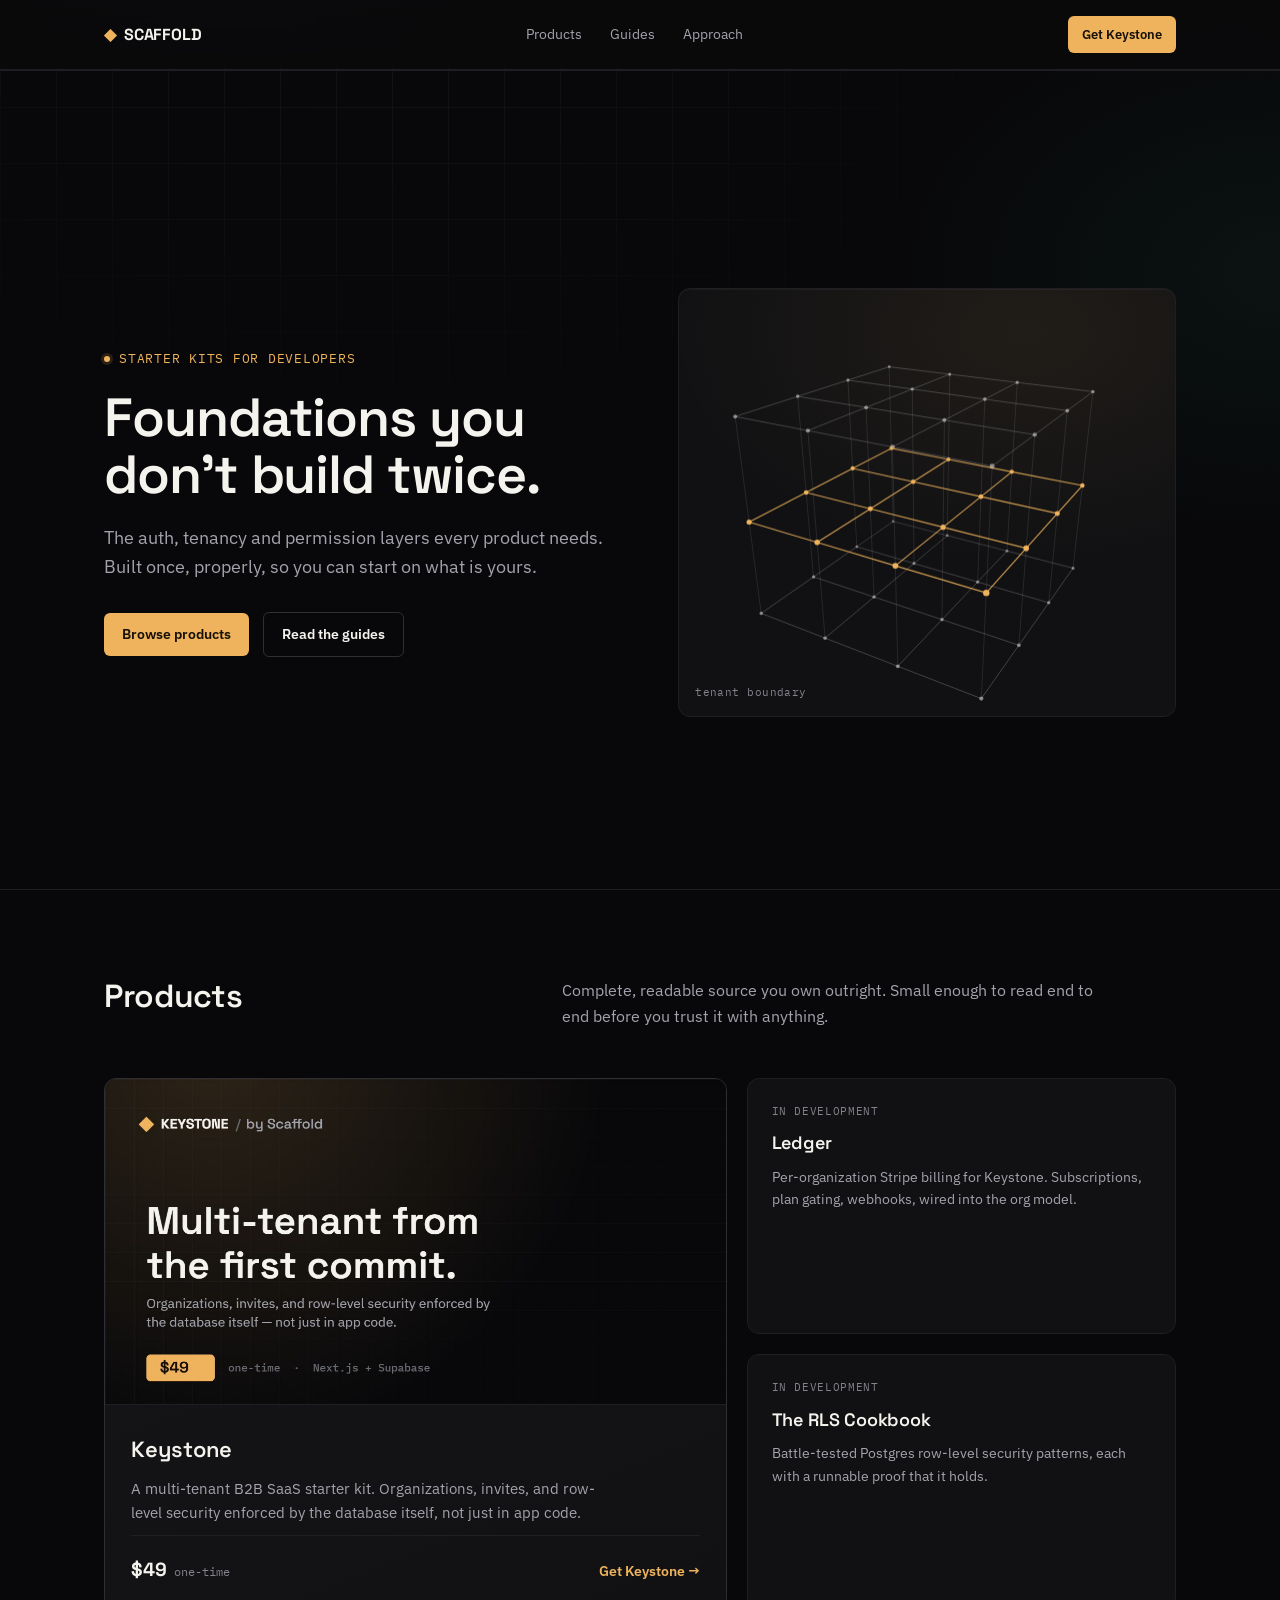
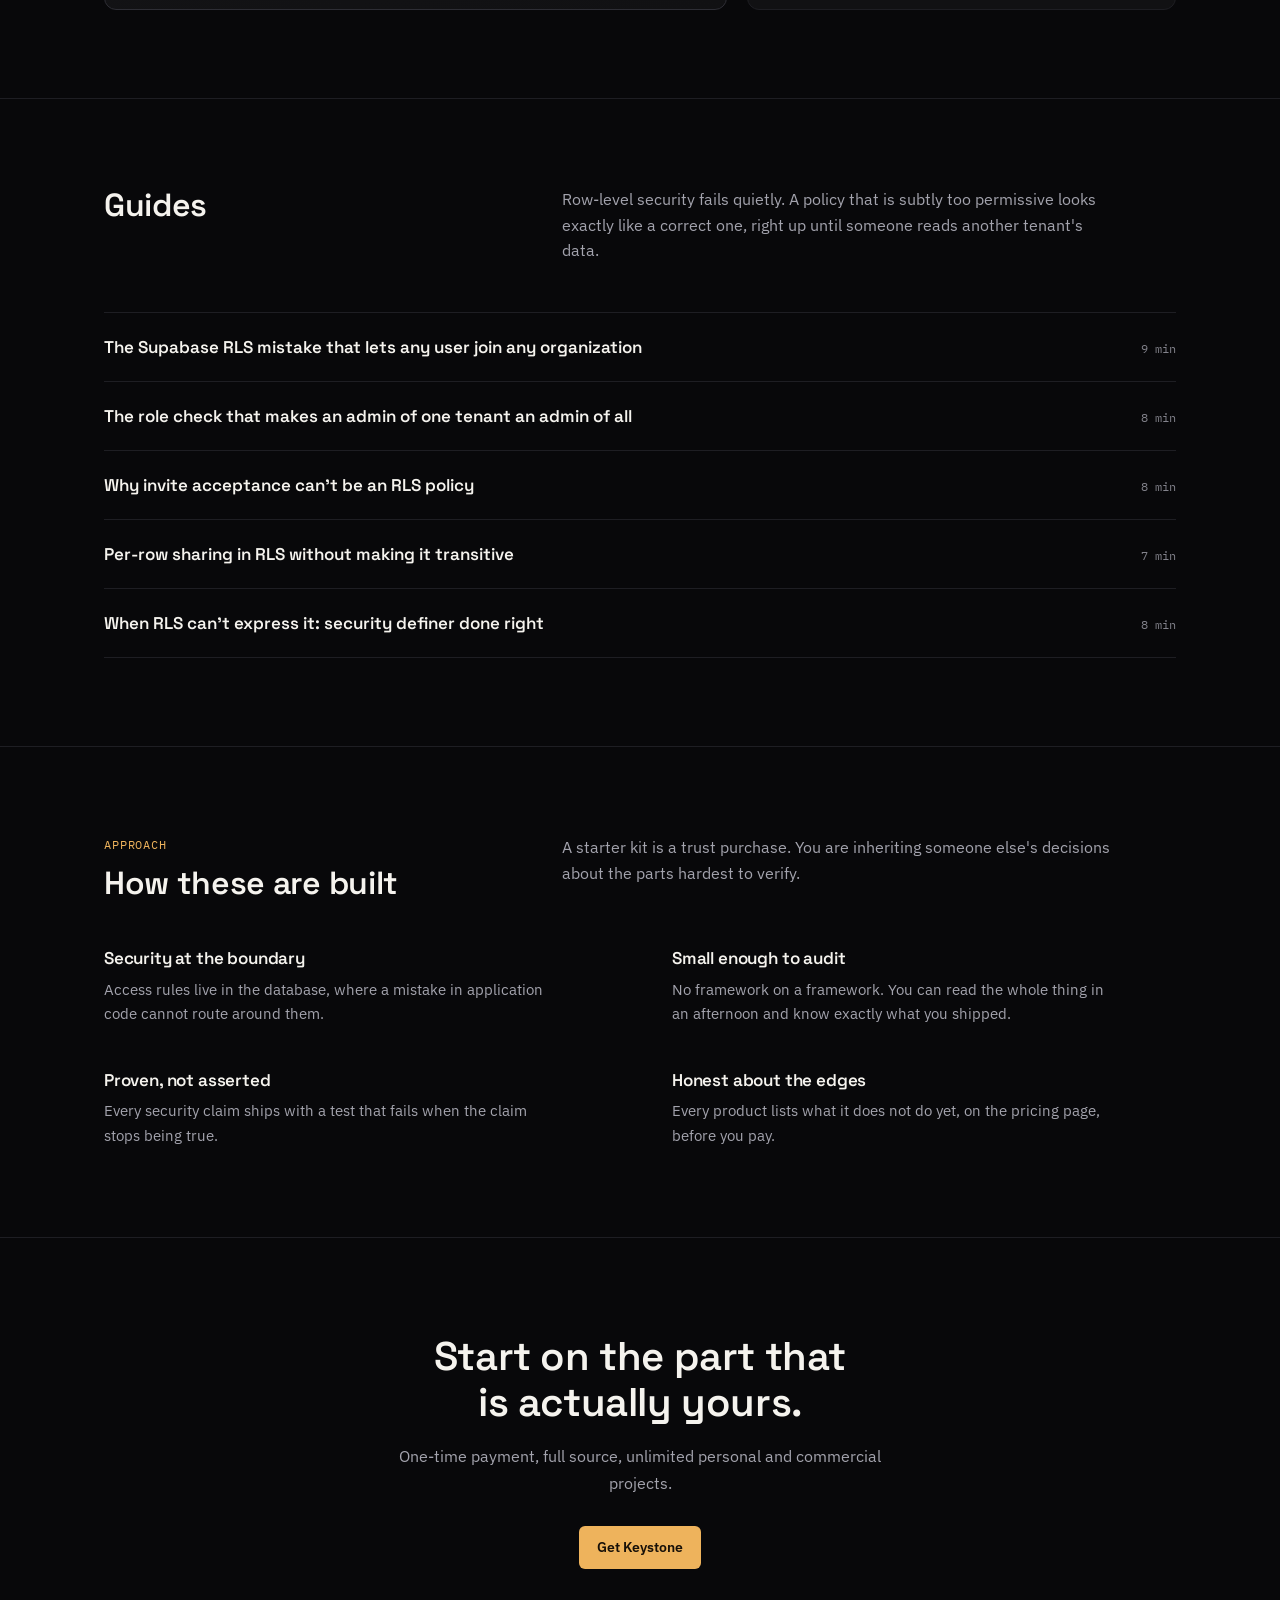
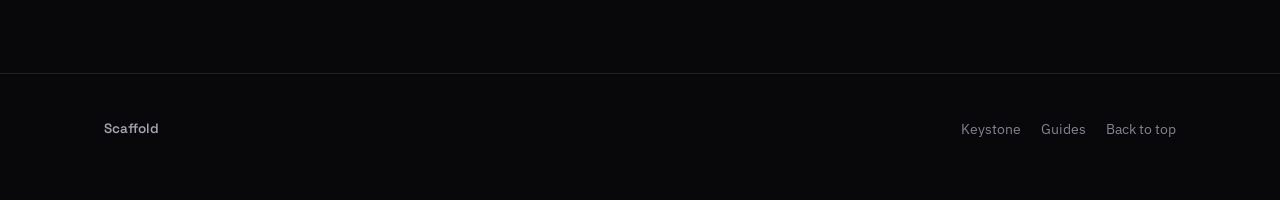
<file: index.html>
<!DOCTYPE html>
<html lang="en">
<head>
<meta charset="UTF-8">
<meta name="viewport" content="width=device-width, initial-scale=1.0">
<title>Scaffold: production-ready starter kits for developers</title>
<meta name="description" content="Scaffold builds starter kits for the parts of a product that are tedious to get right and dangerous to get wrong: auth, multi-tenancy, and database-level security. One-time payment, full source.">
<meta name="google-site-verification" content="RvQUmvJ5B08M87AOorwLKHG8qPamyXWSvTC4psJ-Tto">
<link rel="canonical" href="https://keystone-landing-cyy.pages.dev/">
<meta property="og:title" content="Scaffold: production-ready starter kits for developers">
<meta property="og:description" content="Starter kits for the parts that are tedious to get right and dangerous to get wrong. One-time payment, full source.">
<meta property="og:type" content="website">
<meta property="og:url" content="https://keystone-landing-cyy.pages.dev/">
<meta property="og:site_name" content="Scaffold">
<meta property="og:locale" content="en_US">
<meta property="og:image" content="https://keystone-landing-cyy.pages.dev/assets/og-scaffold.jpg">
<meta property="og:image:width" content="1200">
<meta property="og:image:height" content="630">
<meta property="og:image:alt" content="Scaffold. Foundations you don't build twice.">
<meta name="twitter:card" content="summary_large_image">
<meta name="twitter:title" content="Scaffold: production-ready starter kits for developers">
<meta name="twitter:description" content="Starter kits for the parts that are tedious to get right and dangerous to get wrong. One-time payment, full source.">
<meta name="twitter:image" content="https://keystone-landing-cyy.pages.dev/assets/og-scaffold.jpg">
<meta name="theme-color" content="#08080a">
<link rel="icon" href="favicon.ico" sizes="16x16 32x32 48x48">
<link rel="icon" href="favicon.svg" type="image/svg+xml">
<link rel="apple-touch-icon" href="apple-touch-icon.png">
<link rel="manifest" href="site.webmanifest">
<link rel="preconnect" href="https://fonts.googleapis.com">
<link rel="preconnect" href="https://fonts.gstatic.com" crossorigin>
<link href="https://fonts.googleapis.com/css2?family=Space+Grotesk:wght@500;600;700&family=IBM+Plex+Sans:wght@400;500;600&family=IBM+Plex+Mono:wght@400;500;600&display=swap" rel="stylesheet">
<link rel="stylesheet" href="assets/base.css">
<link rel="stylesheet" href="assets/home.css">
</head>
<body>
<a class="skip-link" href="#main">Skip to content</a>

<header class="nav">
  <div class="nav-inner">
    <a class="nav-brand" href="#top">
      <span class="mark">◆</span> SCAFFOLD
    </a>
    <div class="nav-links">
      <a href="#products">Products</a>
      <a href="guides/">Guides</a>
      <a href="#approach">Approach</a>
    </div>
    <div class="nav-right">
      <a class="btn btn-accent btn-sm" href="keystone/">Get Keystone</a>
    </div>
  </div>
</header>

<main id="main">

<!-- 1. Hero: asymmetric split, copy left, rendered scene right -->
<section class="hero" id="top">
  <div class="wrap hero-split">
    <div class="hero-copy">
      <div class="hero-eyebrow">Starter kits for developers</div>
      <h1 class="reveal">Foundations you don’t build twice.</h1>
      <p class="hero-sub reveal">
        The auth, tenancy and permission layers every product needs. Built once,
        properly, so you can start on what is yours.
      </p>
      <div class="hero-ctas reveal">
        <a class="btn btn-accent" href="#products">Browse products</a>
        <a class="btn btn-ghost" href="guides/">Read the guides</a>
      </div>
    </div>

    <div class="scene-frame reveal" aria-hidden="true">
      <canvas id="scaffoldScene"></canvas>
      <span class="scene-caption">tenant boundary</span>
    </div>
  </div>
</section>

<!-- 2. Products: asymmetric feature plus stacked minors -->
<section id="products">
  <div class="wrap">
    <div class="section-head reveal">
      <div>
        <h2>Products</h2>
      </div>
      <p>Complete, readable source you own outright. Small enough to read end to end before you trust it with anything.</p>
    </div>

    <div class="product-layout reveal-3d">
      <a class="tilt feature-card-outer" href="keystone/" aria-label="Keystone, a multi-tenant Next.js and Supabase starter kit">
        <span class="tilt-inner feature-card">
          <img class="feature-media" src="assets/og-keystone.jpg" width="1200" height="630"
               alt="Keystone: multi-tenant from the first commit." loading="eager" fetchpriority="high">
          <span class="feature-body">
            <span class="feature-name">Keystone</span>
            <span class="feature-copy">
              A multi-tenant B2B SaaS starter kit. Organizations, invites, and row-level
              security enforced by the database itself, not just in app code.
            </span>
            <span class="feature-foot">
              <span class="feature-price">$49<span class="unit">one-time</span></span>
              <span class="feature-go">Get Keystone →</span>
            </span>
          </span>
        </span>
      </a>

      <div class="product-minor-stack">
        <div class="minor-card">
          <div>
            <div class="minor-status">In development</div>
            <div class="feature-name" style="margin-top:8px">Ledger</div>
            <p class="feature-copy" style="margin-top:8px">
              Per-organization Stripe billing for Keystone. Subscriptions, plan gating,
              webhooks, wired into the org model.
            </p>
          </div>
        </div>
        <div class="minor-card">
          <div>
            <div class="minor-status">In development</div>
            <div class="feature-name" style="margin-top:8px">The RLS Cookbook</div>
            <p class="feature-copy" style="margin-top:8px">
              Battle-tested Postgres row-level security patterns, each with a runnable
              proof that it holds.
            </p>
          </div>
        </div>
      </div>
    </div>
  </div>
</section>

<!-- 3. Guides: index rows, a distinct layout family -->
<section id="guides">
  <div class="wrap">
    <div class="section-head reveal">
      <div>
        <h2>Guides</h2>
      </div>
      <p>Row-level security fails quietly. A policy that is subtly too permissive looks exactly like a correct one, right up until someone reads another tenant's data.</p>
    </div>

    <div class="index-list reveal-stagger">
      <a class="index-row stagger-item" href="guides/supabase-rls-tenant-isolation/">
        <span class="index-title">The Supabase RLS mistake that lets any user join any organization</span>
        <span class="index-meta">9 min</span>
      </a>
      <a class="index-row stagger-item" href="guides/supabase-rls-role-hierarchies/">
        <span class="index-title">The role check that makes an admin of one tenant an admin of all</span>
        <span class="index-meta">8 min</span>
      </a>
      <a class="index-row stagger-item" href="guides/supabase-invite-acceptance/">
        <span class="index-title">Why invite acceptance can’t be an RLS policy</span>
        <span class="index-meta">8 min</span>
      </a>
      <a class="index-row stagger-item" href="guides/postgres-rls-per-row-sharing/">
        <span class="index-title">Per-row sharing in RLS without making it transitive</span>
        <span class="index-meta">7 min</span>
      </a>
      <a class="index-row stagger-item" href="guides/postgres-security-definer-boundaries/">
        <span class="index-title">When RLS can’t express it: security definer done right</span>
        <span class="index-meta">8 min</span>
      </a>
    </div>
  </div>
</section>

<!-- 4. Approach: two-column prose, no card containers -->
<section id="approach">
  <div class="wrap">
    <div class="section-head reveal">
      <div>
        <div class="section-eyebrow">Approach</div>
        <h2>How these are built</h2>
      </div>
      <p>A starter kit is a trust purchase. You are inheriting someone else's decisions about the parts hardest to verify.</p>
    </div>

    <div class="approach-grid reveal-stagger">
      <div class="approach-item stagger-item">
        <h3>Security at the boundary</h3>
        <p>Access rules live in the database, where a mistake in application code cannot route around them.</p>
      </div>
      <div class="approach-item stagger-item">
        <h3>Small enough to audit</h3>
        <p>No framework on a framework. You can read the whole thing in an afternoon and know exactly what you shipped.</p>
      </div>
      <div class="approach-item stagger-item">
        <h3>Proven, not asserted</h3>
        <p>Every security claim ships with a test that fails when the claim stops being true.</p>
      </div>
      <div class="approach-item stagger-item">
        <h3>Honest about the edges</h3>
        <p>Every product lists what it does not do yet, on the pricing page, before you pay.</p>
      </div>
    </div>
  </div>
</section>

<!-- 5. Closing: centred statement, full width -->
<section class="closing">
  <div class="wrap">
    <h2 class="reveal">Start on the part that is actually yours.</h2>
    <p class="reveal">One-time payment, full source, unlimited personal and commercial projects.</p>
    <div class="hero-ctas reveal">
      <a class="btn btn-accent" href="keystone/">Get Keystone</a>
    </div>
  </div>
</section>

</main>

<footer>
  <div class="wrap footer-inner">
    <div class="footer-brand">Scaffold</div>
    <div class="footer-links">
      <a href="keystone/">Keystone</a>
      <a href="guides/">Guides</a>
      <a href="#top">Back to top</a>
    </div>
  </div>
</footer>

<script src="assets/site.js"></script>
<script src="assets/scene.js"></script>

<script type="application/ld+json">
{
  "@context": "https://schema.org",
  "@graph": [
    {
      "@type": "Organization",
      "@id": "https://keystone-landing-cyy.pages.dev/#org",
      "name": "Scaffold",
      "url": "https://keystone-landing-cyy.pages.dev/",
      "logo": "https://keystone-landing-cyy.pages.dev/assets/icon-512.png",
      "description": "Production-ready starter kits for developers, covering the parts of a product that are tedious to get right and dangerous to get wrong."
    },
    {
      "@type": "WebSite",
      "@id": "https://keystone-landing-cyy.pages.dev/#website",
      "url": "https://keystone-landing-cyy.pages.dev/",
      "name": "Scaffold",
      "publisher": { "@id": "https://keystone-landing-cyy.pages.dev/#org" }
    },
    {
      "@type": "ItemList",
      "name": "Scaffold products",
      "itemListElement": [
        {
          "@type": "ListItem",
          "position": 1,
          "url": "https://keystone-landing-cyy.pages.dev/keystone/",
          "name": "Keystone: multi-tenant Next.js + Supabase SaaS starter kit"
        }
      ]
    }
  ]
}
</script>

</body>
</html>
</file>
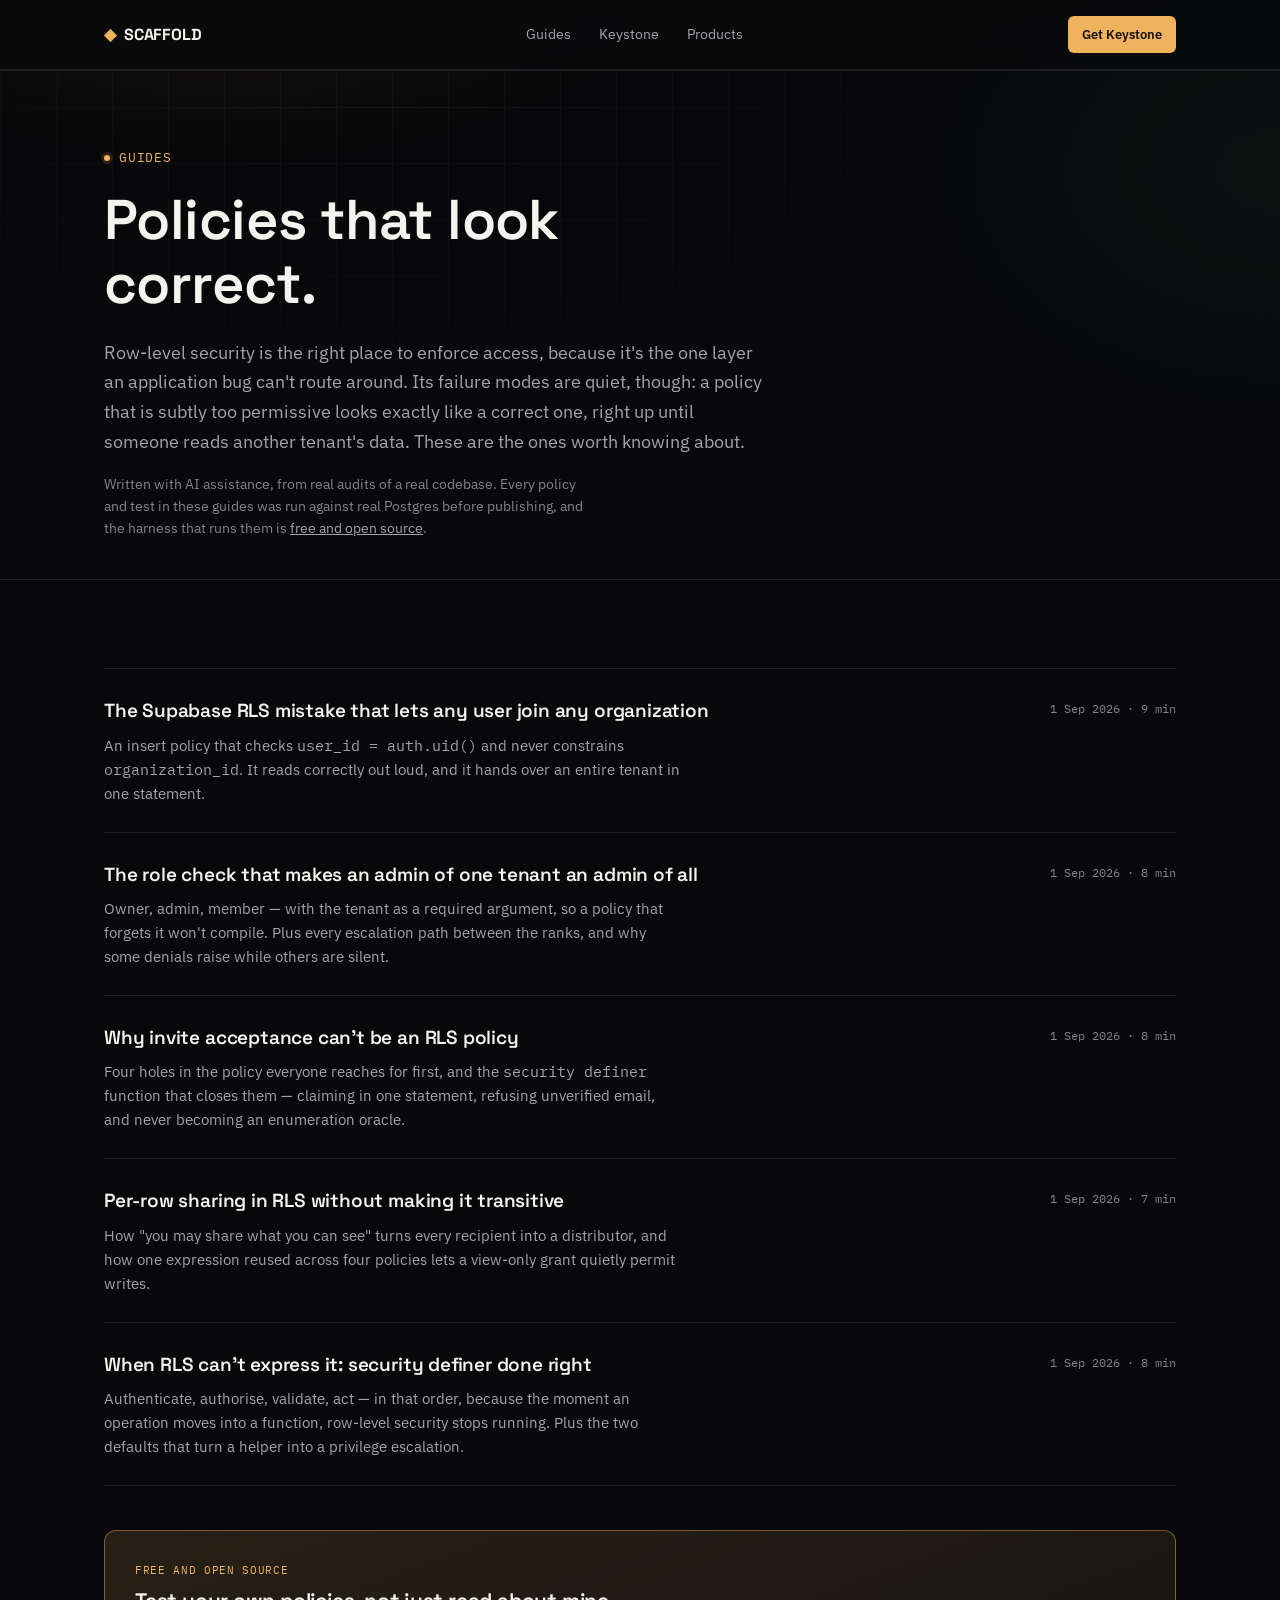
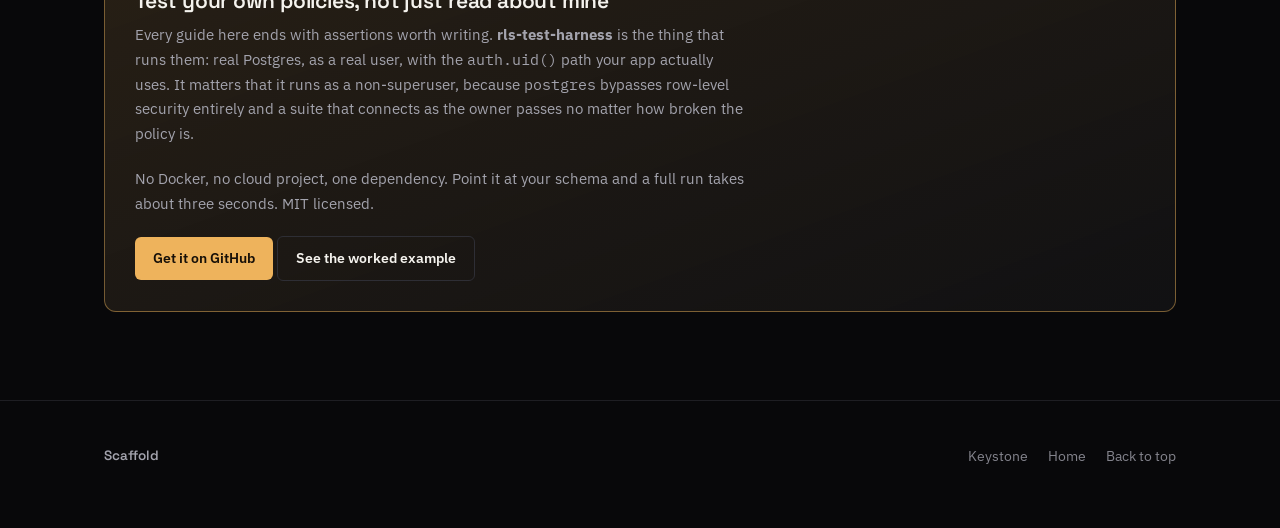
<file: guides/index.html>
<!DOCTYPE html>
<html lang="en">
<head>
<meta charset="UTF-8">
<meta name="viewport" content="width=device-width, initial-scale=1.0">
<title>Guides — Postgres row-level security, multi-tenancy, and Supabase</title>
<meta name="description" content="Practical guides on Postgres row-level security and multi-tenant Supabase apps: the policies that look correct and aren't, and how to prove yours actually hold.">
<link rel="canonical" href="https://keystone-landing-cyy.pages.dev/guides/">
<meta property="og:title" content="Guides — Postgres RLS and multi-tenant Supabase">
<meta property="og:description" content="The policies that look correct and aren't, and how to prove yours actually hold.">
<meta property="og:type" content="website">
<meta property="og:url" content="https://keystone-landing-cyy.pages.dev/guides/">
<meta property="og:site_name" content="Scaffold">
<meta property="og:locale" content="en_US">
<meta property="og:image" content="https://keystone-landing-cyy.pages.dev/assets/og-scaffold.jpg">
<meta property="og:image:width" content="1200">
<meta property="og:image:height" content="630">
<meta property="og:image:alt" content="Scaffold guides.">
<meta name="twitter:card" content="summary_large_image">
<meta name="twitter:title" content="Guides — Postgres RLS and multi-tenant Supabase">
<meta name="twitter:description" content="The policies that look correct and aren't, and how to prove yours actually hold.">
<meta name="twitter:image" content="https://keystone-landing-cyy.pages.dev/assets/og-scaffold.jpg">
<meta name="theme-color" content="#0a0a0c">
<link rel="icon" href="../favicon.ico" sizes="16x16 32x32 48x48">
<link rel="icon" href="../favicon.svg" type="image/svg+xml">
<link rel="apple-touch-icon" href="../apple-touch-icon.png">
<link rel="manifest" href="../site.webmanifest">
<link rel="preconnect" href="https://fonts.googleapis.com">
<link rel="preconnect" href="https://fonts.gstatic.com" crossorigin>
<link href="https://fonts.googleapis.com/css2?family=Space+Grotesk:wght@500;600;700&family=IBM+Plex+Sans:wght@400;500;600&family=IBM+Plex+Mono:wght@400;500;600&display=swap" rel="stylesheet">
<link rel="stylesheet" href="../assets/base.css">
<link rel="stylesheet" href="../assets/guides.css">
</head>
<body>
<a class="skip-link" href="#main">Skip to content</a>

<header class="nav">
  <div class="nav-inner">
    <a class="nav-brand" href="../">
      <span class="mark">◆</span> SCAFFOLD
    </a>
    <div class="nav-links">
      <a href="./">Guides</a>
      <a href="../keystone/">Keystone</a>
      <a href="../#products">Products</a>
    </div>
    <div class="nav-right">
      <a class="btn btn-accent btn-sm" href="../keystone/">Get Keystone</a>
    </div>
  </div>
</header>

<main id="main">

<section class="hero" id="top">
  <div class="wrap">
    <div class="hero-eyebrow">Guides</div>
    <h1 class="reveal">Policies that look correct.</h1>
    <p class="hero-sub reveal">
      Row-level security is the right place to enforce access, because it's the one layer an
      application bug can't route around. Its failure modes are quiet, though: a policy that
      is subtly too permissive looks exactly like a correct one, right up until someone reads
      another tenant's data. These are the ones worth knowing about.
    </p>
    <p class="hero-note reveal">
      Written with AI assistance, from real audits of a real codebase. Every policy and
      test in these guides was run against real Postgres before publishing, and the
      harness that runs them is
      <a href="https://github.com/Ashtonyz/rls-test-harness">free and open source</a>.
    </p>
  </div>
</section>

<section>
  <div class="wrap">
    <div class="guide-list reveal-stagger">

      <a class="guide-row stagger-item" href="supabase-rls-tenant-isolation/">
        <div>
          <div class="guide-title">The Supabase RLS mistake that lets any user join any organization</div>
          <p class="guide-blurb">
            An insert policy that checks <code>user_id = auth.uid()</code> and never constrains
            <code>organization_id</code>. It reads correctly out loud, and it hands over an
            entire tenant in one statement.
          </p>
        </div>
        <div class="guide-meta">1 Sep 2026 · 9 min</div>
      </a>

      <a class="guide-row stagger-item" href="supabase-rls-role-hierarchies/">
        <div>
          <div class="guide-title">The role check that makes an admin of one tenant an admin of all</div>
          <p class="guide-blurb">
            Owner, admin, member — with the tenant as a required argument, so a policy that
            forgets it won't compile. Plus every escalation path between the ranks, and why
            some denials raise while others are silent.
          </p>
        </div>
        <div class="guide-meta">1 Sep 2026 · 8 min</div>
      </a>

      <a class="guide-row stagger-item" href="supabase-invite-acceptance/">
        <div>
          <div class="guide-title">Why invite acceptance can't be an RLS policy</div>
          <p class="guide-blurb">
            Four holes in the policy everyone reaches for first, and the
            <code>security definer</code> function that closes them — claiming in one
            statement, refusing unverified email, and never becoming an enumeration oracle.
          </p>
        </div>
        <div class="guide-meta">1 Sep 2026 · 8 min</div>
      </a>

      <a class="guide-row stagger-item" href="postgres-rls-per-row-sharing/">
        <div>
          <div class="guide-title">Per-row sharing in RLS without making it transitive</div>
          <p class="guide-blurb">
            How "you may share what you can see" turns every recipient into a distributor,
            and how one expression reused across four policies lets a view-only grant quietly
            permit writes.
          </p>
        </div>
        <div class="guide-meta">1 Sep 2026 · 7 min</div>
      </a>

      <a class="guide-row stagger-item" href="postgres-security-definer-boundaries/">
        <div>
          <div class="guide-title">When RLS can't express it: security definer done right</div>
          <p class="guide-blurb">
            Authenticate, authorise, validate, act — in that order, because the moment an
            operation moves into a function, row-level security stops running. Plus the two
            defaults that turn a helper into a privilege escalation.
          </p>
        </div>
        <div class="guide-meta">1 Sep 2026 · 8 min</div>
      </a>

    </div>

    <div class="tool-cta reveal">
      <div class="cta-eyebrow">Free and open source</div>
      <h2>Test your own policies, not just read about mine</h2>
      <p>
        Every guide here ends with assertions worth writing. <strong>rls-test-harness</strong>
        is the thing that runs them: real Postgres, as a real user, with the
        <code>auth.uid()</code> path your app actually uses. It matters that it runs as a
        non-superuser, because <code>postgres</code> bypasses row-level security entirely and
        a suite that connects as the owner passes no matter how broken the policy is.
      </p>
      <p>
        No Docker, no cloud project, one dependency. Point it at your schema and a full run
        takes about three seconds. MIT licensed.
      </p>
      <a class="btn btn-accent" href="https://github.com/Ashtonyz/rls-test-harness">Get it on GitHub</a>
      <a class="btn btn-ghost" href="supabase-rls-tenant-isolation/">See the worked example</a>
    </div>
  </div>
</section>

</main>

<footer>
  <div class="wrap footer-inner">
    <div class="footer-brand">Scaffold</div>
    <div class="footer-links">
      <a href="../keystone/">Keystone</a>
      <a href="../">Home</a>
      <a href="#top">Back to top</a>
    </div>
  </div>
</footer>

<script src="../assets/site.js"></script>

<script type="application/ld+json">
{
  "@context": "https://schema.org",
  "@type": "CollectionPage",
  "name": "Scaffold Guides",
  "url": "https://keystone-landing-cyy.pages.dev/guides/",
  "description": "Practical guides on Postgres row-level security and multi-tenant Supabase apps.",
  "isPartOf": { "@type": "WebSite", "name": "Scaffold", "url": "https://keystone-landing-cyy.pages.dev/" }
}
</script>

</body>
</html>
</file>
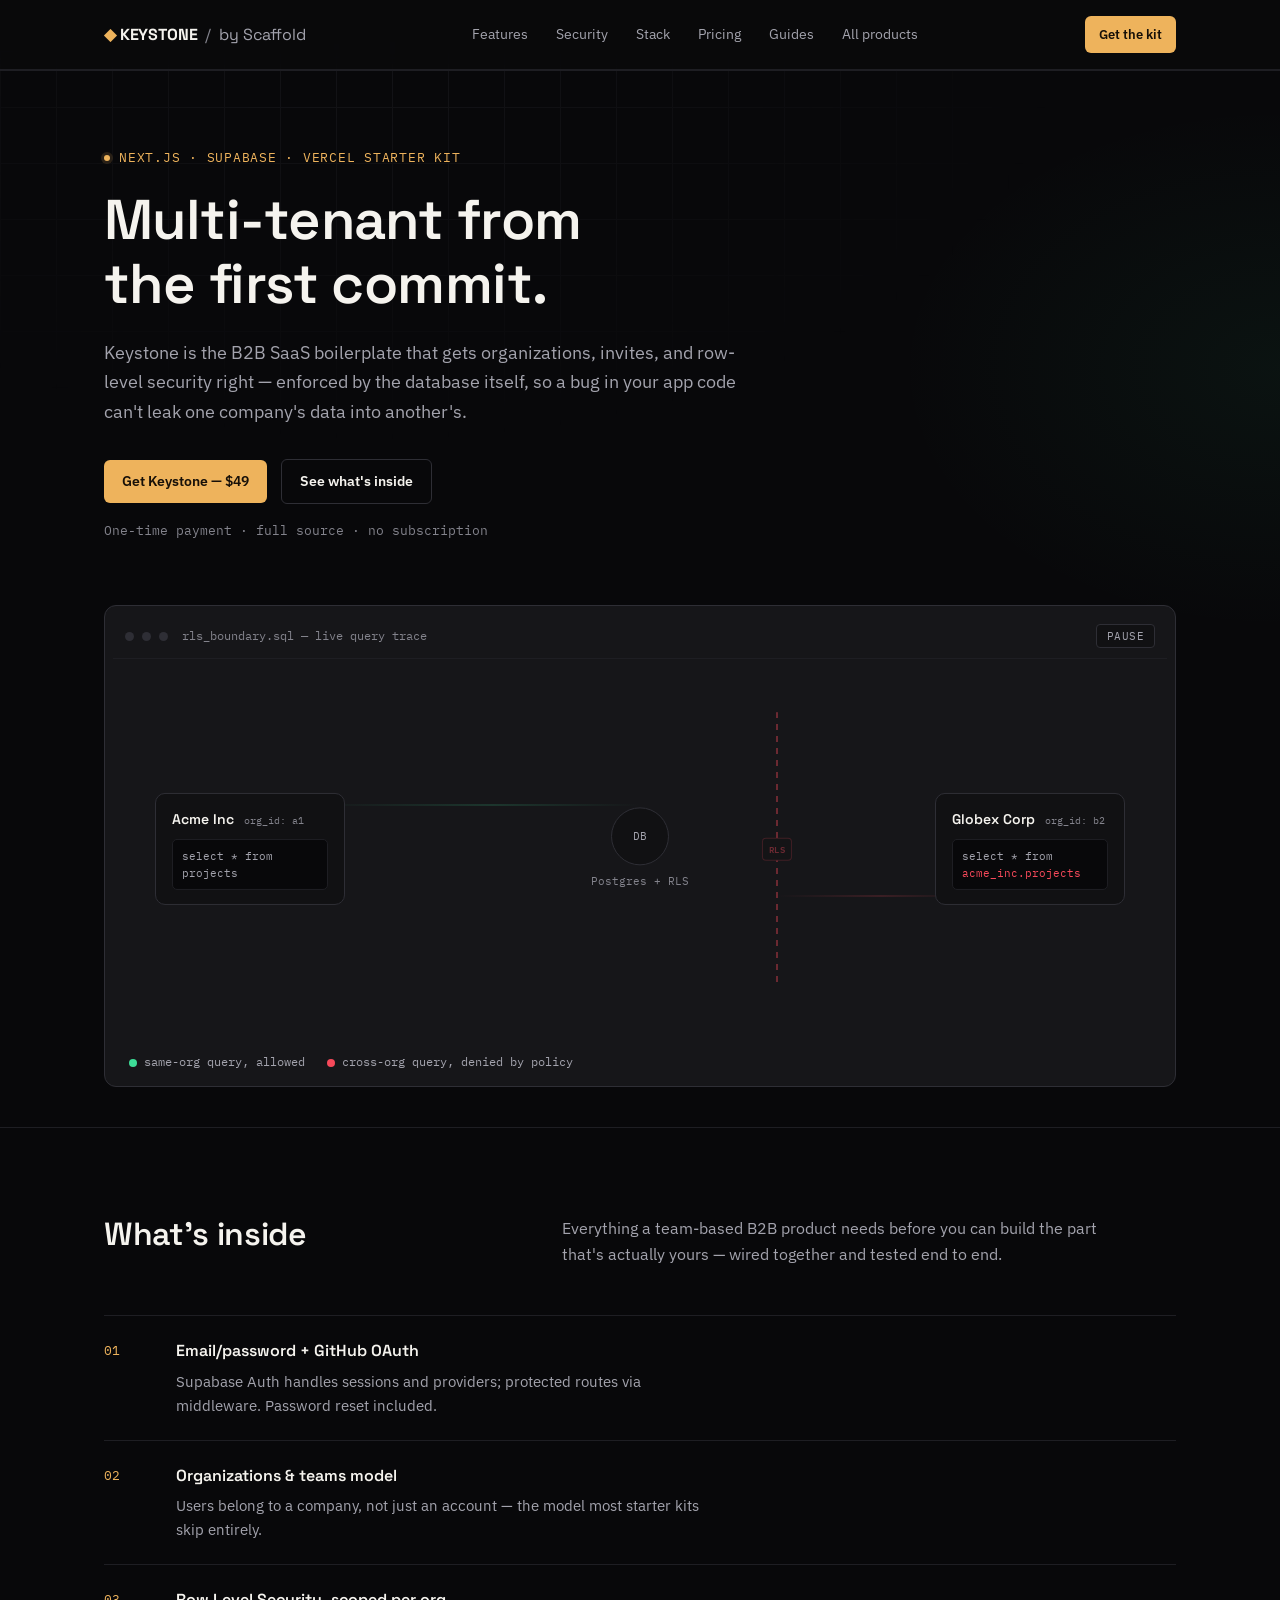
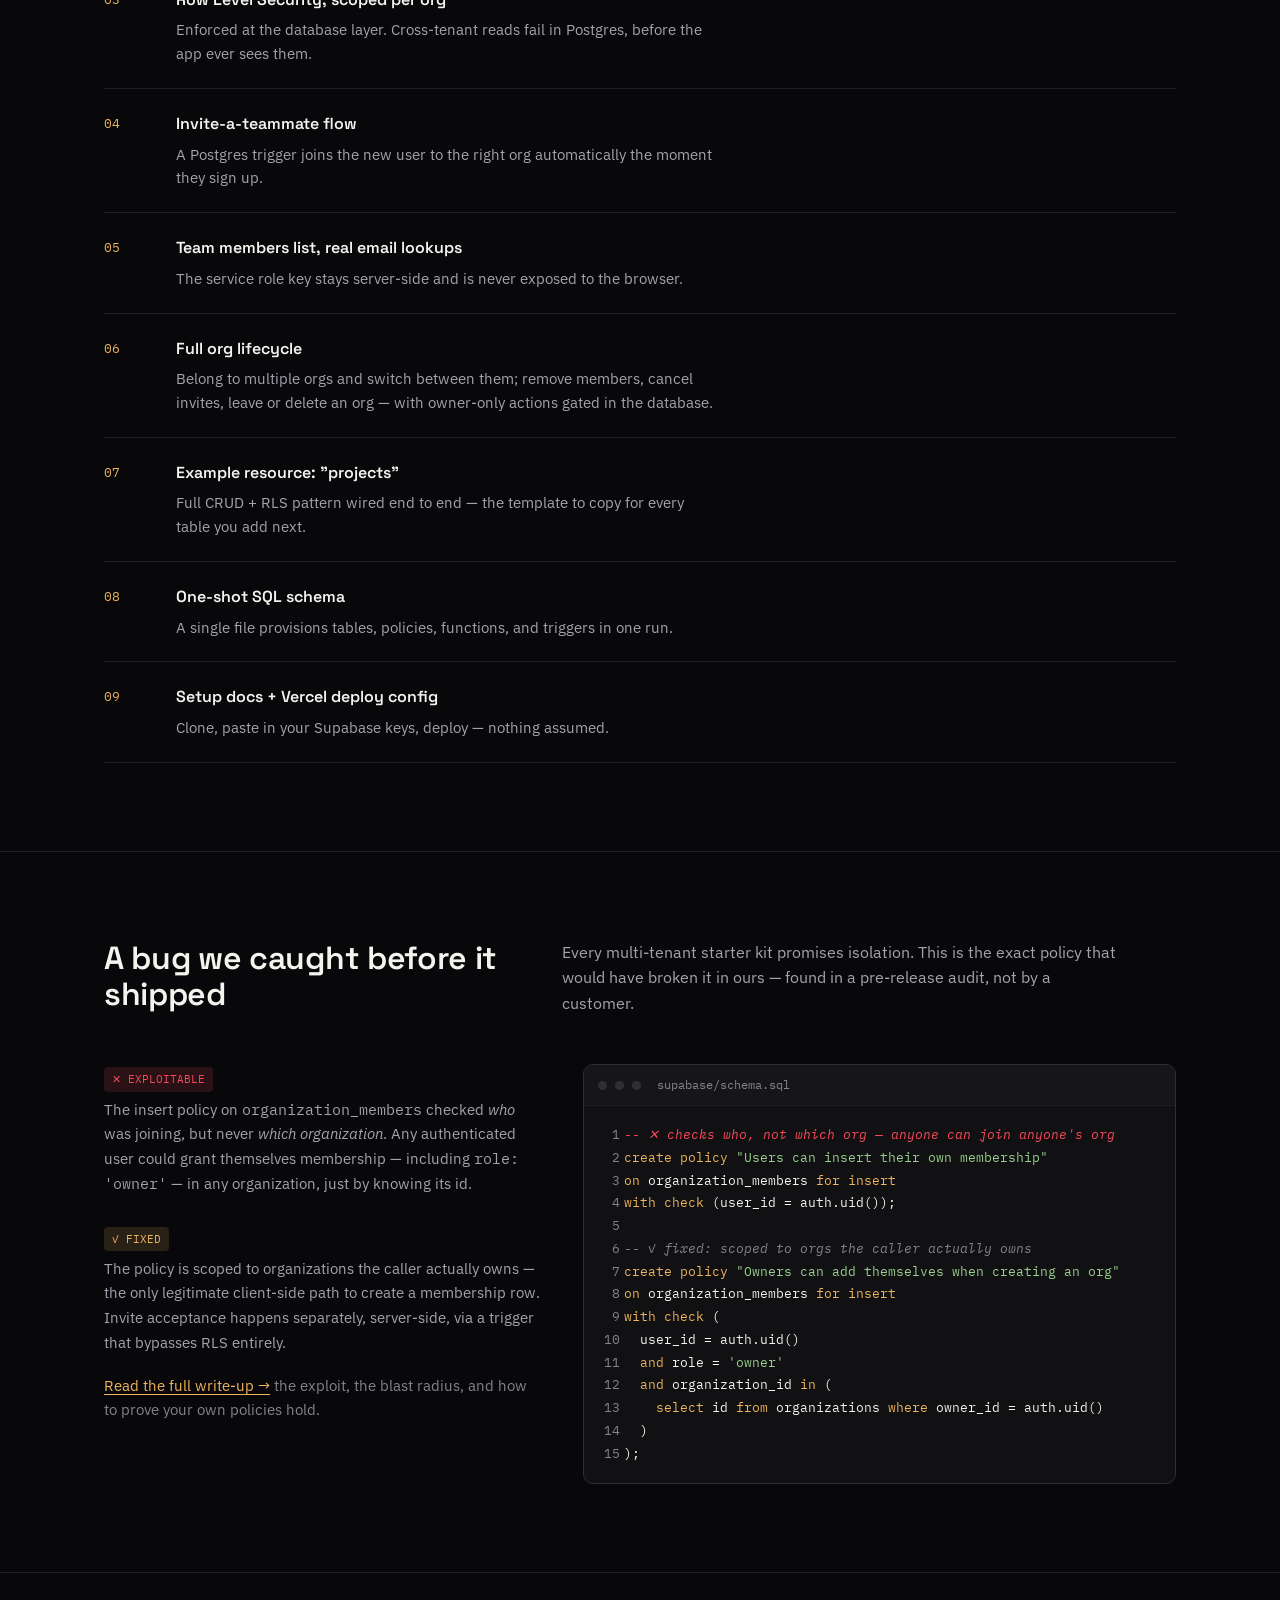
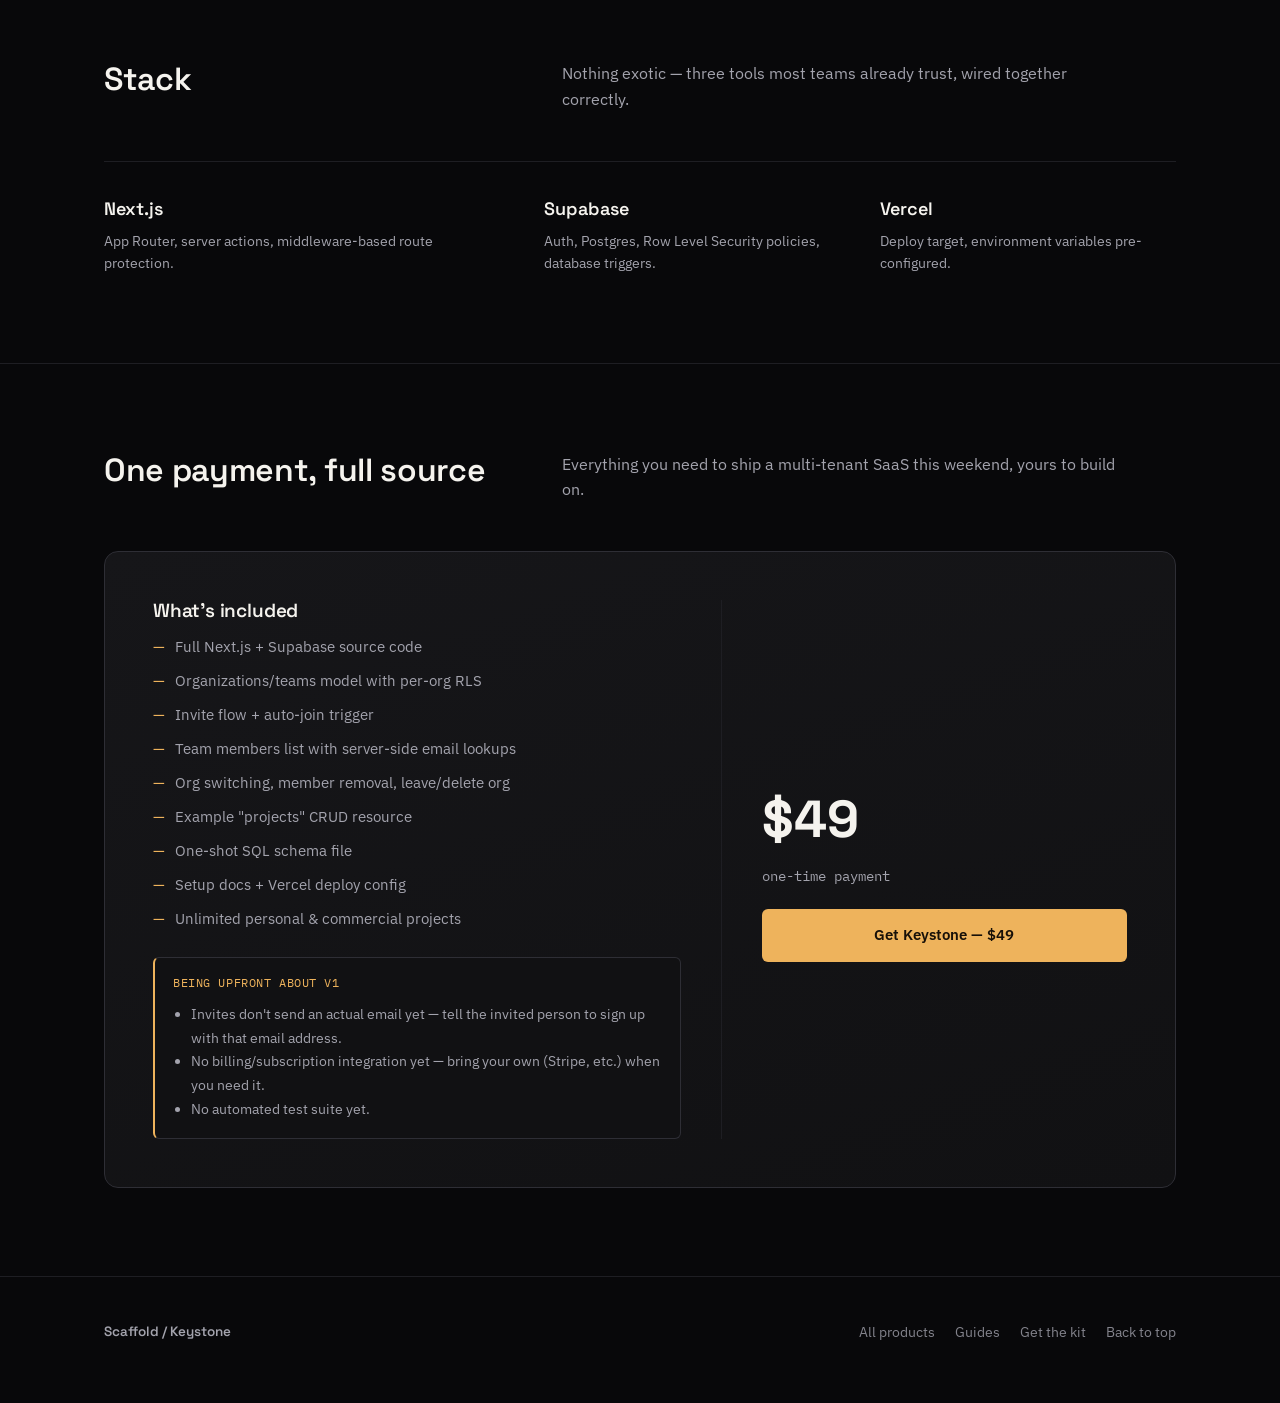
<file: keystone/index.html>
<!DOCTYPE html>
<html lang="en">
<head>
<meta charset="UTF-8">
<meta name="viewport" content="width=device-width, initial-scale=1.0">
<title>Keystone — a multi-tenant Next.js + Supabase SaaS starter kit</title>
<meta name="description" content="Keystone is a Next.js + Supabase + Vercel starter kit for B2B SaaS apps: auth, organizations, and Row Level Security enforced at the database layer — not just in app code. $49 one-time, by Scaffold.">
<link rel="canonical" href="https://keystone-landing-cyy.pages.dev/keystone/">
<meta property="og:title" content="Keystone — a multi-tenant Next.js + Supabase SaaS starter kit">
<meta property="og:description" content="Auth, organizations, and Row Level Security enforced at the database layer. $49 one-time.">
<meta property="og:type" content="product">
<meta property="og:url" content="https://keystone-landing-cyy.pages.dev/keystone/">
<meta property="og:site_name" content="Scaffold">
<meta property="og:locale" content="en_US">
<meta property="og:image" content="https://keystone-landing-cyy.pages.dev/assets/og-keystone.jpg">
<meta property="og:image:width" content="1200">
<meta property="og:image:height" content="630">
<meta property="og:image:alt" content="Keystone — multi-tenant from the first commit. $49 one-time.">
<meta name="twitter:card" content="summary_large_image">
<meta name="twitter:title" content="Keystone — a multi-tenant Next.js + Supabase SaaS starter kit">
<meta name="twitter:description" content="Auth, organizations, and Row Level Security enforced at the database layer. $49 one-time.">
<meta name="twitter:image" content="https://keystone-landing-cyy.pages.dev/assets/og-keystone.jpg">
<meta name="theme-color" content="#0a0a0c">
<link rel="icon" href="../favicon.ico" sizes="16x16 32x32 48x48">
<link rel="icon" href="../favicon.svg" type="image/svg+xml">
<link rel="apple-touch-icon" href="../apple-touch-icon.png">
<link rel="manifest" href="../site.webmanifest">
<link rel="preconnect" href="https://fonts.googleapis.com">
<link rel="preconnect" href="https://fonts.gstatic.com" crossorigin>
<link href="https://fonts.googleapis.com/css2?family=Space+Grotesk:wght@500;600;700&family=IBM+Plex+Sans:wght@400;500;600&family=IBM+Plex+Mono:wght@400;500;600&display=swap" rel="stylesheet">
<link rel="stylesheet" href="../assets/base.css">
<link rel="stylesheet" href="../assets/keystone.css">
</head>
<body>
<a class="skip-link" href="#main">Skip to content</a>

<header class="nav">
  <div class="nav-inner">
    <div class="nav-brand">
      <a href="#top" style="text-decoration:none;"><span class="mark">◆</span> KEYSTONE</a>
      <span class="sep">/</span>
      <a class="sub nav-brand-sub" href="../">by Scaffold</a>
    </div>
    <div class="nav-links">
      <a href="#features">Features</a>
      <a href="#story">Security</a>
      <a href="#stack">Stack</a>
      <a href="#pricing">Pricing</a>
      <a href="../guides/">Guides</a>
      <a href="../#products">All products</a>
    </div>
    <div class="nav-right">
      <a class="btn btn-accent btn-sm" href="https://ashtonlathams.gumroad.com/l/jemyec" target="_blank" rel="noopener">Get the kit</a>
    </div>
  </div>
</header>

<main id="main">

<section class="hero" id="top">
  <div class="wrap">
    <div class="hero-eyebrow">Next.js · Supabase · Vercel starter kit</div>
    <h1 class="reveal">Multi-tenant from the first commit.</h1>
    <p class="hero-sub reveal">Keystone is the B2B SaaS boilerplate that gets organizations, invites, and row-level security right — enforced by the database itself, so a bug in your app code can't leak one company's data into another's.</p>
    <div class="hero-ctas reveal">
      <a class="btn btn-accent" href="https://ashtonlathams.gumroad.com/l/jemyec" target="_blank" rel="noopener">Get Keystone — $49</a>
      <a class="btn btn-ghost" href="#features">See what's inside</a>
    </div>
    <div class="hero-note reveal">One-time payment · full source · no subscription</div>

    <div class="diagram-shell reveal" id="diagramShell">
      <div class="diagram-titlebar">
        <span class="dot"></span><span class="dot"></span><span class="dot"></span>
        <span class="label">rls_boundary.sql — live query trace</span>
        <button type="button" class="diagram-toggle" id="diagramToggle"
                aria-controls="rlsDiagram">Play</button>
      </div>
      <div class="rls-diagram" id="rlsDiagram">
        <div class="track track-allow"></div>
        <div class="track track-deny"></div>
        <div class="barrier">
          <span class="barrier-badge">RLS</span>
        </div>

        <div class="org-panel org-a">
          <div class="org-name">Acme Inc <span class="tag">org_id: a1</span></div>
          <div class="query-line">select * from projects</div>
        </div>

        <div class="db-core" id="dbCore">
          <div class="db-ring"></div>
          <div class="db-icon">DB</div>
          <div class="db-caption">Postgres + RLS</div>
        </div>

        <div class="org-panel org-b">
          <div class="org-name">Globex Corp <span class="tag">org_id: b2</span></div>
          <div class="query-line">select * from <span class="cross">acme_inc.projects</span></div>
        </div>

        <div class="packet packet-allow"></div>
        <div class="packet packet-deny"></div>
        <div class="verdict verdict-allow">200 OK · 3 rows</div>
        <div class="verdict verdict-deny">403 · 0 rows</div>
      </div>
      <div class="diagram-legend">
        <span class="sw"><span class="dot" style="background:var(--success)"></span> same-org query, allowed</span>
        <span class="sw"><span class="dot" style="background:var(--deny)"></span> cross-org query, denied by policy</span>
      </div>
    </div>
  </div>
</section>

<section id="features">
  <div class="wrap">
    <div class="section-head reveal">
      <div>
                <h2>What's inside</h2>
      </div>
      <p>Everything a team-based B2B product needs before you can build the part that's actually yours — wired together and tested end to end.</p>
    </div>

    <div class="manifest reveal-stagger">
      <div class="manifest-row stagger-item">
        <div class="idx">01</div>
        <div><div class="label">Email/password + GitHub OAuth</div><div class="desc">Supabase Auth handles sessions and providers; protected routes via middleware. Password reset included.</div></div>
      </div>
      <div class="manifest-row stagger-item">
        <div class="idx">02</div>
        <div><div class="label">Organizations &amp; teams model</div><div class="desc">Users belong to a company, not just an account — the model most starter kits skip entirely.</div></div>
      </div>
      <div class="manifest-row stagger-item">
        <div class="idx">03</div>
        <div><div class="label">Row Level Security, scoped per org</div><div class="desc">Enforced at the database layer. Cross-tenant reads fail in Postgres, before the app ever sees them.</div></div>
      </div>
      <div class="manifest-row stagger-item">
        <div class="idx">04</div>
        <div><div class="label">Invite-a-teammate flow</div><div class="desc">A Postgres trigger joins the new user to the right org automatically the moment they sign up.</div></div>
      </div>
      <div class="manifest-row stagger-item">
        <div class="idx">05</div>
        <div><div class="label">Team members list, real email lookups</div><div class="desc">The service role key stays server-side and is never exposed to the browser.</div></div>
      </div>
      <div class="manifest-row stagger-item">
        <div class="idx">06</div>
        <div><div class="label">Full org lifecycle</div><div class="desc">Belong to multiple orgs and switch between them; remove members, cancel invites, leave or delete an org — with owner-only actions gated in the database.</div></div>
      </div>
      <div class="manifest-row stagger-item">
        <div class="idx">07</div>
        <div><div class="label">Example resource: "projects"</div><div class="desc">Full CRUD + RLS pattern wired end to end — the template to copy for every table you add next.</div></div>
      </div>
      <div class="manifest-row stagger-item">
        <div class="idx">08</div>
        <div><div class="label">One-shot SQL schema</div><div class="desc">A single file provisions tables, policies, functions, and triggers in one run.</div></div>
      </div>
      <div class="manifest-row stagger-item">
        <div class="idx">09</div>
        <div><div class="label">Setup docs + Vercel deploy config</div><div class="desc">Clone, paste in your Supabase keys, deploy — nothing assumed.</div></div>
      </div>
    </div>
  </div>
</section>

<section id="story">
  <div class="wrap">
    <div class="section-head reveal">
      <div>
                <h2>A bug we caught before it shipped</h2>
      </div>
      <p>Every multi-tenant starter kit promises isolation. This is the exact policy that would have broken it in ours — found in a pre-release audit, not by a customer.</p>
    </div>

    <div class="code-grid">
      <div class="reveal">
        <span class="code-badge bad">✕ EXPLOITABLE</span>
        <p class="code-note">The insert policy on <code>organization_members</code> checked <em>who</em> was joining, but never <em>which organization</em>. Any authenticated user could grant themselves membership — including <code>role: 'owner'</code> — in any organization, just by knowing its id.</p>
        <p class="code-note"><span class="code-badge good" style="margin-top:14px;">✓ FIXED</span><br>The policy is scoped to organizations the caller actually owns — the only legitimate client-side path to create a membership row. Invite acceptance happens separately, server-side, via a trigger that bypasses RLS entirely.</p>
        <p class="code-note" style="margin-top:18px;">
          <a href="../guides/supabase-rls-tenant-isolation/" style="color:var(--accent);text-decoration:underline;text-underline-offset:3px;">Read the full write-up →</a>
          <span style="color:var(--text-faint);"> the exploit, the blast radius, and how to prove your own policies hold.</span>
        </p>
      </div>

      <div class="editor reveal">
        <div class="editor-bar">
          <span class="dot"></span><span class="dot"></span><span class="dot"></span>
          <span class="filename">supabase/schema.sql</span>
        </div>
        <pre class="code"><span class="ln"> 1</span><span class="cm bad-line">-- ✕ checks who, not which org — anyone can join anyone's org</span>
<span class="ln"> 2</span><span class="kw">create policy</span> <span class="str">"Users can insert their own membership"</span>
<span class="ln"> 3</span><span class="kw">on</span> organization_members <span class="kw">for insert</span>
<span class="ln"> 4</span><span class="kw">with check</span> (user_id = auth.uid());
<span class="ln"> 5</span>
<span class="ln"> 6</span><span class="cm">-- ✓ fixed: scoped to orgs the caller actually owns</span>
<span class="ln"> 7</span><span class="kw">create policy</span> <span class="str">"Owners can add themselves when creating an org"</span>
<span class="ln"> 8</span><span class="kw">on</span> organization_members <span class="kw">for insert</span>
<span class="ln"> 9</span><span class="kw">with check</span> (
<span class="ln">10</span>  user_id = auth.uid()
<span class="ln">11</span>  <span class="kw">and</span> role = <span class="str">'owner'</span>
<span class="ln">12</span>  <span class="kw">and</span> organization_id <span class="kw">in</span> (
<span class="ln">13</span>    <span class="kw">select</span> id <span class="kw">from</span> organizations <span class="kw">where</span> owner_id = auth.uid()
<span class="ln">14</span>  )
<span class="ln">15</span>);</pre>
      </div>
    </div>
  </div>
</section>

<section id="stack">
  <div class="wrap">
    <div class="section-head reveal">
      <div>
                <h2>Stack</h2>
      </div>
      <p>Nothing exotic — three tools most teams already trust, wired together correctly.</p>
    </div>

    <div class="stack-list reveal-stagger">
      <div class="stack-item stagger-item">
        <div class="name">Next.js</div>
        <div class="role">App Router, server actions, middleware-based route protection.</div>
      </div>
      <div class="stack-item stagger-item">
        <div class="name">Supabase</div>
        <div class="role">Auth, Postgres, Row Level Security policies, database triggers.</div>
      </div>
      <div class="stack-item stagger-item">
        <div class="name">Vercel</div>
        <div class="role">Deploy target, environment variables pre-configured.</div>
      </div>
    </div>
  </div>
</section>

<section id="pricing">
  <div class="wrap">
    <div class="section-head reveal">
      <div>
                <h2>One payment, full source</h2>
      </div>
      <p>Everything you need to ship a multi-tenant SaaS this weekend, yours to build on.</p>
    </div>

    <div class="pricing-card reveal">
      <div>
        <h3>What's included</h3>
        <ul class="included-list">
          <li>Full Next.js + Supabase source code</li>
          <li>Organizations/teams model with per-org RLS</li>
          <li>Invite flow + auto-join trigger</li>
          <li>Team members list with server-side email lookups</li>
          <li>Org switching, member removal, leave/delete org</li>
          <li>Example "projects" CRUD resource</li>
          <li>One-shot SQL schema file</li>
          <li>Setup docs + Vercel deploy config</li>
          <li>Unlimited personal &amp; commercial projects</li>
        </ul>

        <div class="limits-box">
          <div class="limits-title">Being upfront about v1</div>
          <ul>
            <li>Invites don't send an actual email yet — tell the invited person to sign up with that email address.</li>
            <li>No billing/subscription integration yet — bring your own (Stripe, etc.) when you need it.</li>
            <li>No automated test suite yet.</li>
          </ul>
        </div>
      </div>

      <div class="price-panel">
        <div class="price">$49</div>
        <div class="price-note">one-time payment</div>
        <a class="btn btn-accent" href="https://ashtonlathams.gumroad.com/l/jemyec" target="_blank" rel="noopener">Get Keystone — $49</a>
      </div>
    </div>
  </div>
</section>

</main>

<footer>
  <div class="wrap footer-inner">
    <div class="footer-brand">Scaffold / Keystone</div>
    <div class="footer-links">
      <a href="../">All products</a>
      <a href="../guides/">Guides</a>
      <a href="https://ashtonlathams.gumroad.com/l/jemyec" target="_blank" rel="noopener">Get the kit</a>
      <a href="#top">Back to top</a>
    </div>
  </div>
</footer>

<script src="../assets/site.js"></script>

<script type="application/ld+json">
{
  "@context": "https://schema.org",
  "@type": "Product",
  "name": "Keystone",
  "url": "https://keystone-landing-cyy.pages.dev/keystone/",
  "image": "https://keystone-landing-cyy.pages.dev/assets/og-keystone.jpg",
  "description": "A multi-tenant B2B SaaS starter kit for Next.js and Supabase: email/password and GitHub OAuth, organizations and teams, invites, and Row Level Security scoped per organization and enforced at the database layer.",
  "category": "Software source code template",
  "brand": { "@type": "Brand", "name": "Scaffold" },
  "offers": {
    "@type": "Offer",
    "url": "https://ashtonlathams.gumroad.com/l/jemyec",
    "price": "49.00",
    "priceCurrency": "USD",
    "availability": "https://schema.org/InStock",
    "seller": { "@type": "Organization", "name": "Scaffold" }
  }
}
</script>

<script type="application/ld+json">
{
  "@context": "https://schema.org",
  "@type": "BreadcrumbList",
  "itemListElement": [
    { "@type": "ListItem", "position": 1, "name": "Scaffold", "item": "https://keystone-landing-cyy.pages.dev/" },
    { "@type": "ListItem", "position": 2, "name": "Keystone" }
  ]
}
</script>

</body>
</html>
</file>
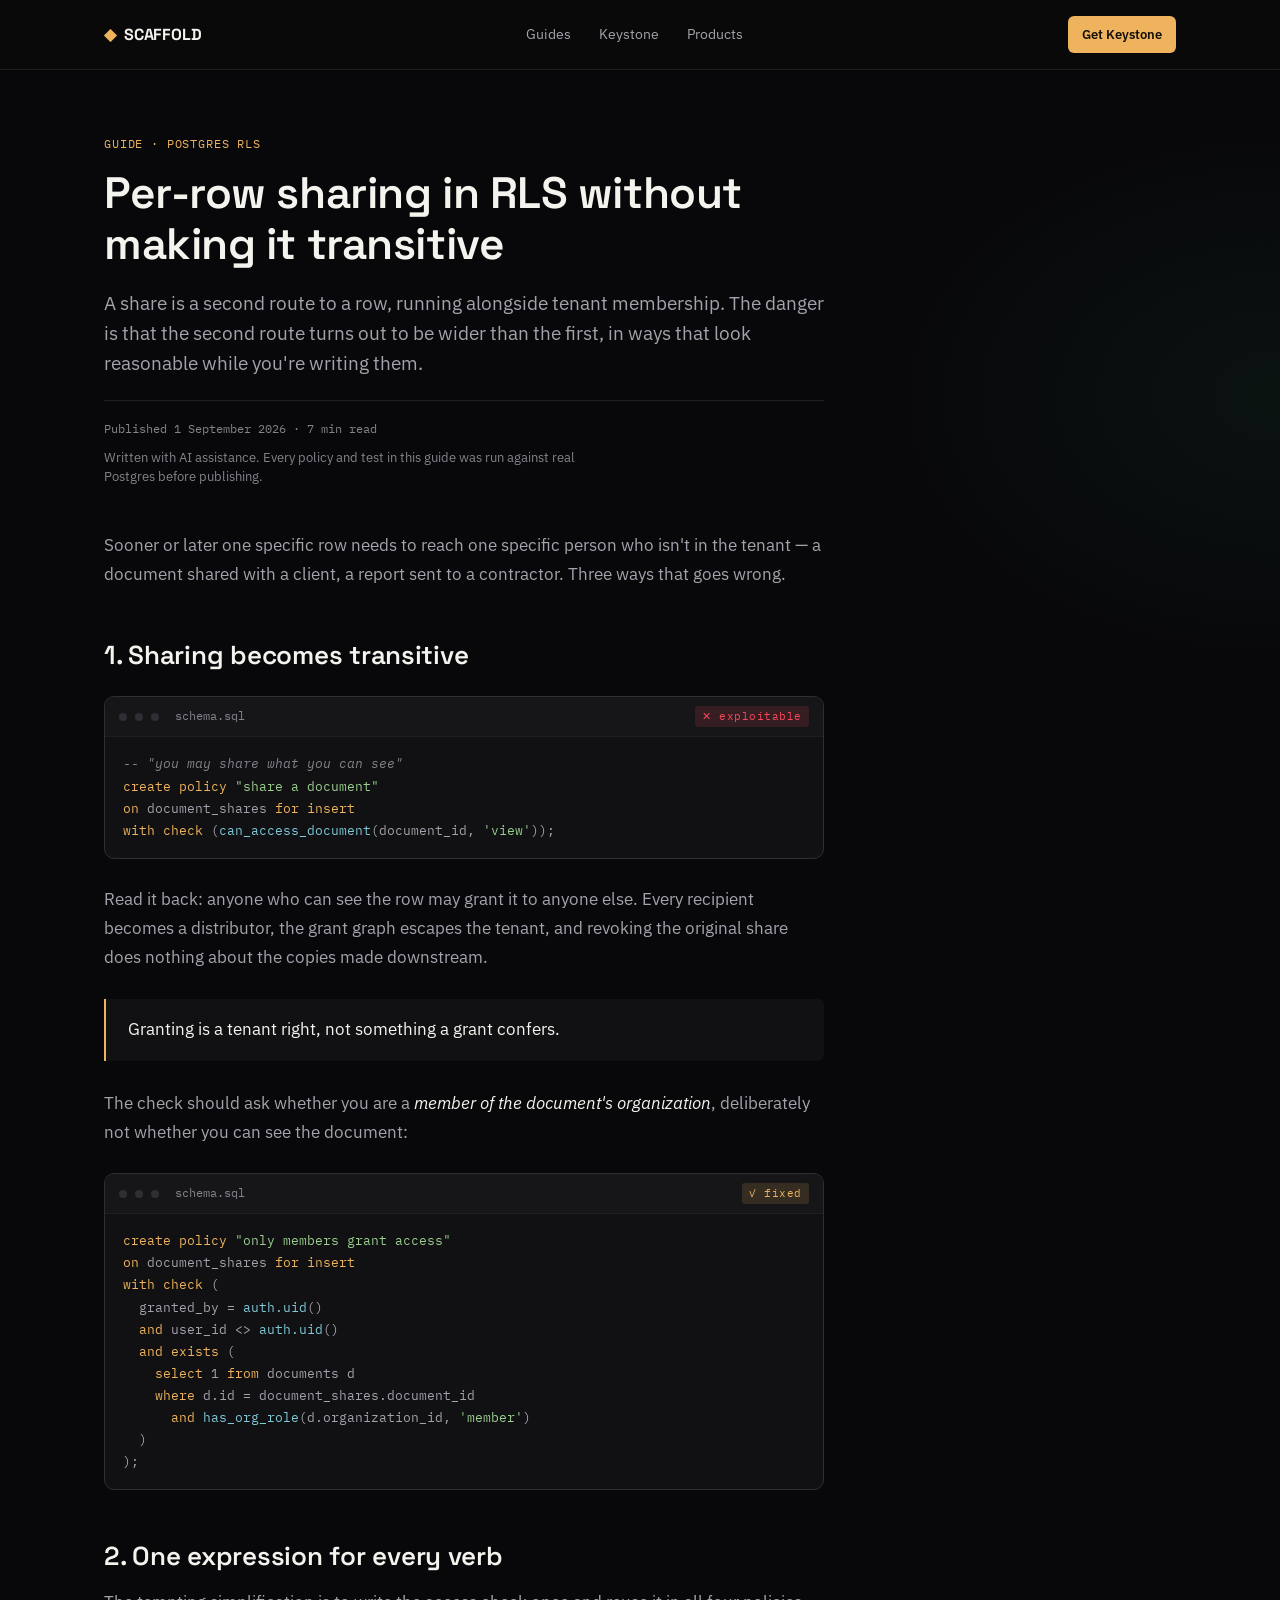
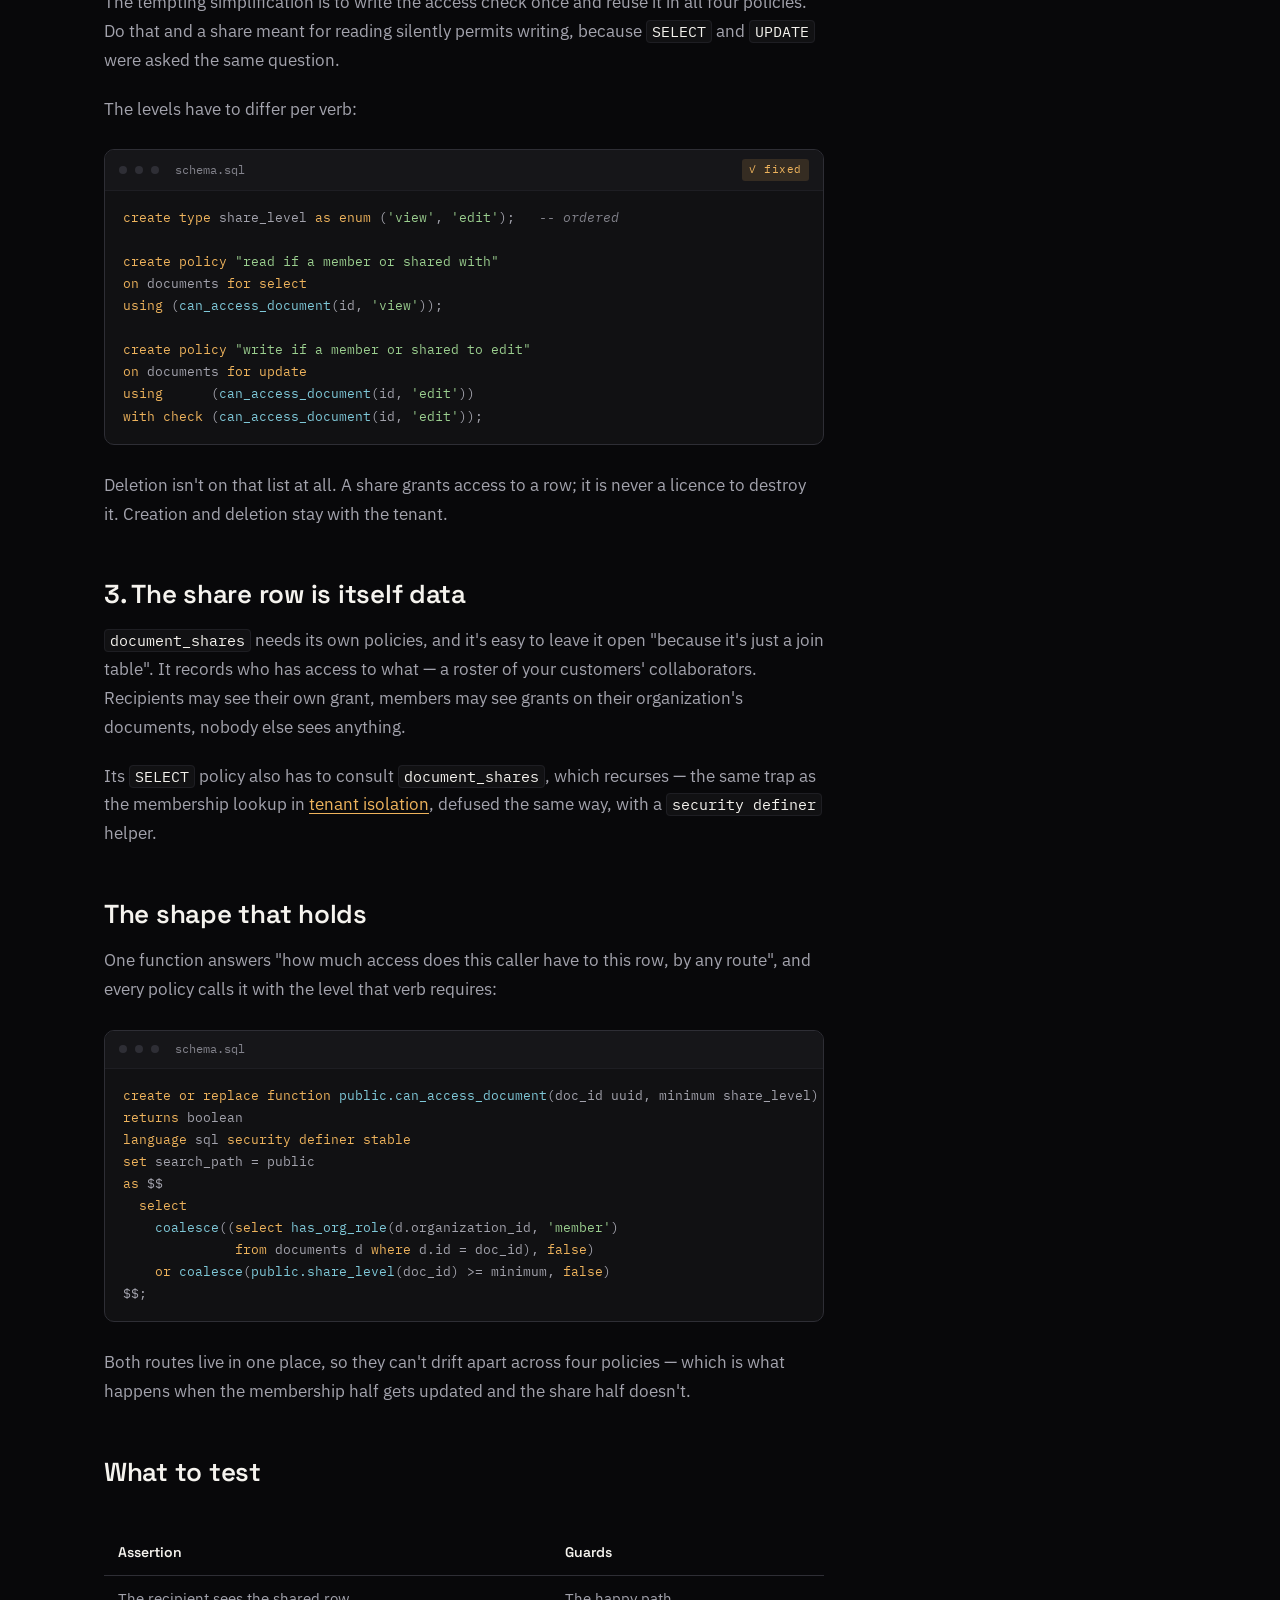
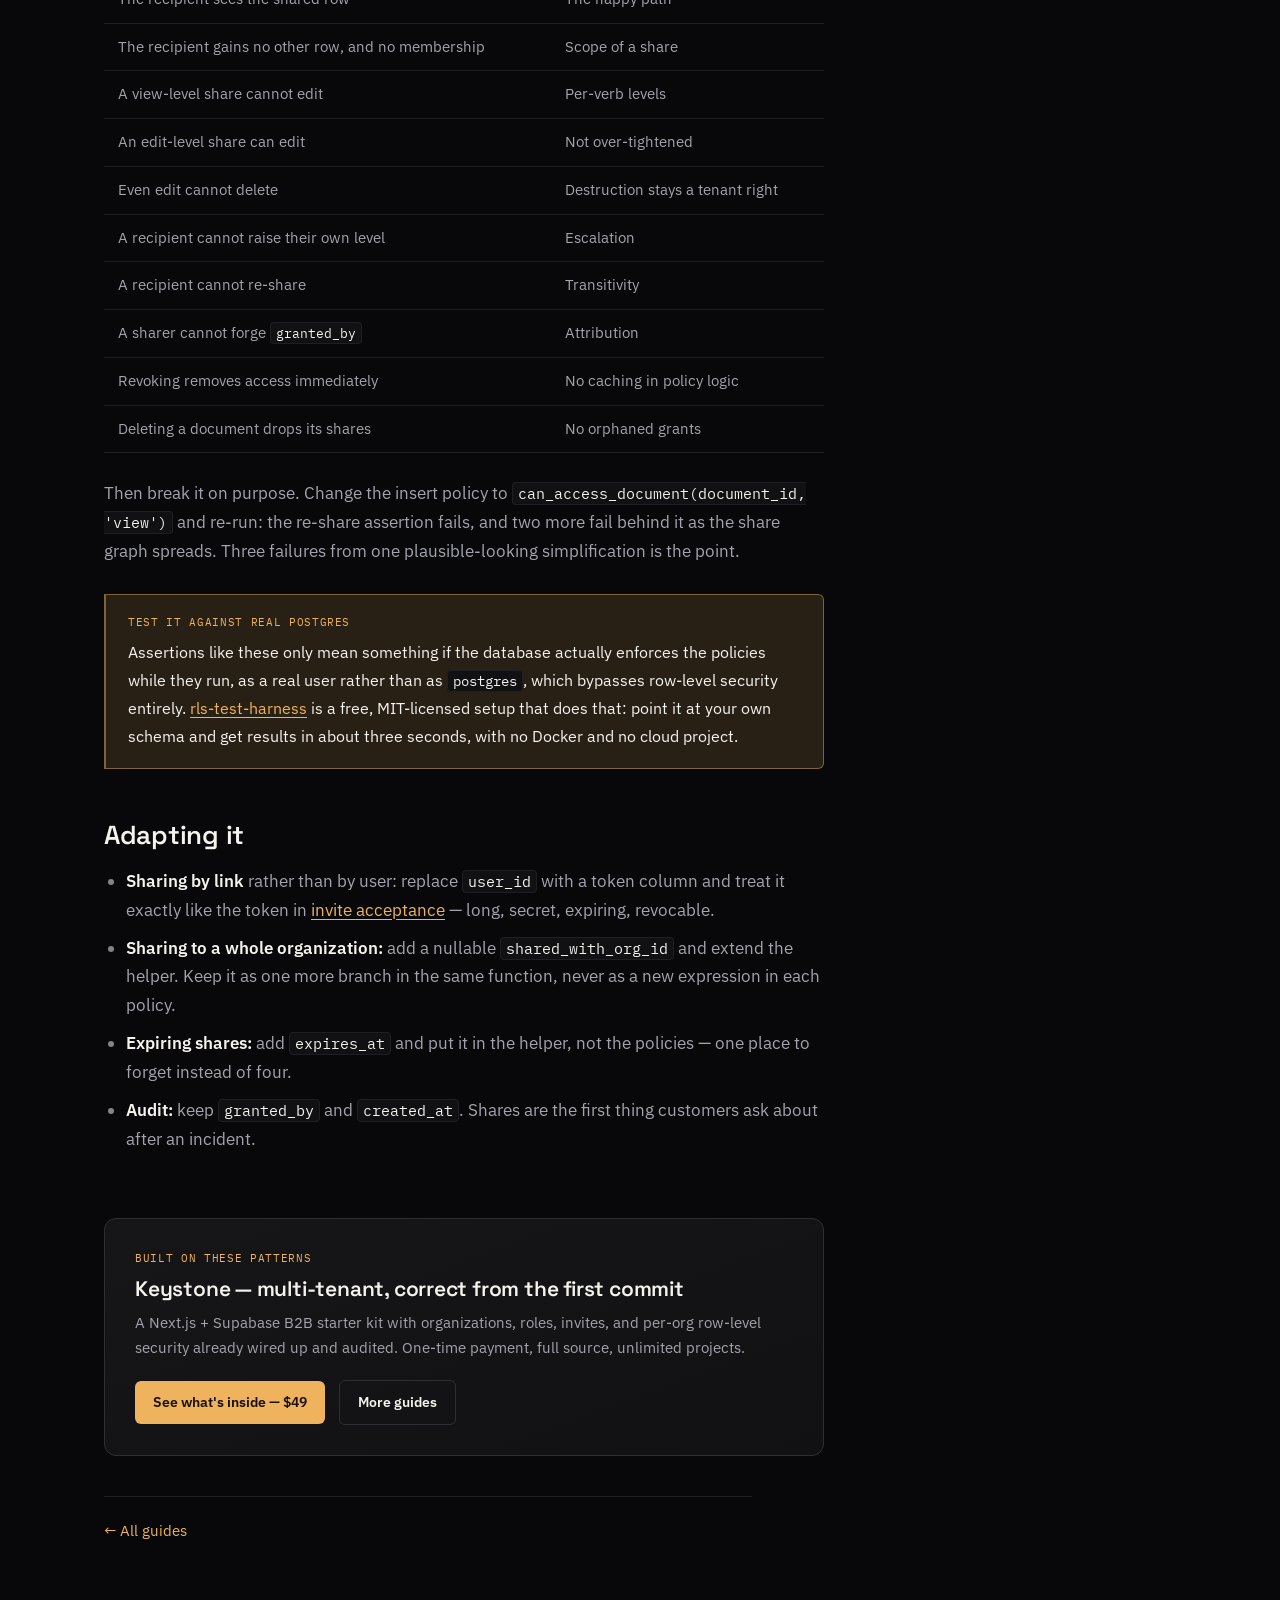
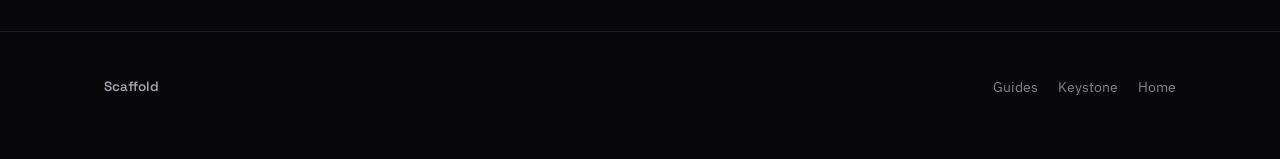
<file: guides/postgres-rls-per-row-sharing/index.html>
<!DOCTYPE html>
<html lang="en">
<head>
<meta charset="UTF-8">
<meta name="viewport" content="width=device-width, initial-scale=1.0">
<title>Per-row sharing in Postgres RLS without making it transitive</title>
<meta name="description" content="Sharing one row with one person, without every recipient becoming a distributor and without a view-only grant quietly permitting writes.">
<link rel="canonical" href="https://keystone-landing-cyy.pages.dev/guides/postgres-rls-per-row-sharing/">
<meta property="og:title" content="Per-row sharing in RLS without making it transitive">
<meta property="og:description" content="How a share becomes a distribution network, and how a view-only grant quietly permits writes.">
<meta property="og:type" content="article">
<meta property="og:url" content="https://keystone-landing-cyy.pages.dev/guides/postgres-rls-per-row-sharing/">
<meta property="og:site_name" content="Scaffold">
<meta property="og:locale" content="en_US">
<meta property="og:image" content="https://keystone-landing-cyy.pages.dev/assets/og-guide-sharing.jpg">
<meta property="og:image:width" content="1200">
<meta property="og:image:height" content="630">
<meta property="og:image:alt" content="Per-row sharing in Postgres RLS.">
<meta property="article:published_time" content="2026-09-01">
<meta name="twitter:card" content="summary_large_image">
<meta name="twitter:title" content="Per-row sharing in RLS without making it transitive">
<meta name="twitter:description" content="How a share becomes a distribution network, and how a view-only grant quietly permits writes.">
<meta name="twitter:image" content="https://keystone-landing-cyy.pages.dev/assets/og-guide-sharing.jpg">
<meta name="theme-color" content="#0a0a0c">
<link rel="icon" href="../../favicon.ico" sizes="16x16 32x32 48x48">
<link rel="icon" href="../../favicon.svg" type="image/svg+xml">
<link rel="apple-touch-icon" href="../../apple-touch-icon.png">
<link rel="manifest" href="../../site.webmanifest">
<link rel="preconnect" href="https://fonts.googleapis.com">
<link rel="preconnect" href="https://fonts.gstatic.com" crossorigin>
<link href="https://fonts.googleapis.com/css2?family=Space+Grotesk:wght@500;600;700&family=IBM+Plex+Sans:wght@400;500;600&family=IBM+Plex+Mono:wght@400;500;600&display=swap" rel="stylesheet">
<link rel="stylesheet" href="../../assets/base.css">
<link rel="stylesheet" href="../../assets/guides.css">
</head>
<body>
<a class="skip-link" href="#main">Skip to content</a>

<header class="nav">
  <div class="nav-inner">
    <a class="nav-brand" href="../../">
      <span class="mark">◆</span> SCAFFOLD
    </a>
    <div class="nav-links">
      <a href="../">Guides</a>
      <a href="../../keystone/">Keystone</a>
      <a href="../../#products">Products</a>
    </div>
    <div class="nav-right">
      <a class="btn btn-accent btn-sm" href="../../keystone/">Get Keystone</a>
    </div>
  </div>
</header>

<main id="main">

<div class="wrap article">
  <div class="article-head">
    <div class="article-eyebrow">Guide · Postgres RLS</div>
    <h1>Per-row sharing in RLS without making it transitive</h1>
    <p class="article-standfirst">
      A share is a second route to a row, running alongside tenant membership. The danger is
      that the second route turns out to be wider than the first, in ways that look
      reasonable while you're writing them.
    </p>
    <div class="article-byline">Published 1 September 2026 · 7 min read
      <span class="byline-note">Written with AI assistance. Every policy and test in this guide was run against real Postgres before publishing.</span>
    </div>
  </div>

  <div class="prose">

    <p>
      Sooner or later one specific row needs to reach one specific person who isn't in the
      tenant — a document shared with a client, a report sent to a contractor. Three ways
      that goes wrong.
    </p>

    <h2>1. Sharing becomes transitive</h2>

    <div class="snippet">
      <div class="snippet-bar">
        <span class="dot"></span><span class="dot"></span><span class="dot"></span>
        <span class="filename">schema.sql</span>
        <span class="tag bad">✕ exploitable</span>
      </div>
<pre><span class="cm">-- "you may share what you can see"</span>
<span class="kw">create policy</span> <span class="str">"share a document"</span>
<span class="kw">on</span> document_shares <span class="kw">for insert</span>
<span class="kw">with check</span> (<span class="fn">can_access_document</span>(document_id, <span class="str">'view'</span>));</pre>
    </div>

    <p>
      Read it back: anyone who can see the row may grant it to anyone else. Every recipient
      becomes a distributor, the grant graph escapes the tenant, and revoking the original
      share does nothing about the copies made downstream.
    </p>

    <blockquote>
      <p>Granting is a tenant right, not something a grant confers.</p>
    </blockquote>

    <p>
      The check should ask whether you are a <em>member of the document's organization</em>,
      deliberately not whether you can see the document:
    </p>

    <div class="snippet">
      <div class="snippet-bar">
        <span class="dot"></span><span class="dot"></span><span class="dot"></span>
        <span class="filename">schema.sql</span>
        <span class="tag good">✓ fixed</span>
      </div>
<pre><span class="kw">create policy</span> <span class="str">"only members grant access"</span>
<span class="kw">on</span> document_shares <span class="kw">for insert</span>
<span class="kw">with check</span> (
  granted_by = <span class="fn">auth.uid</span>()
  <span class="kw">and</span> user_id &lt;&gt; <span class="fn">auth.uid</span>()
  <span class="kw">and exists</span> (
    <span class="kw">select</span> 1 <span class="kw">from</span> documents d
    <span class="kw">where</span> d.id = document_shares.document_id
      <span class="kw">and</span> <span class="fn">has_org_role</span>(d.organization_id, <span class="str">'member'</span>)
  )
);</pre>
    </div>

    <h2>2. One expression for every verb</h2>

    <p>
      The tempting simplification is to write the access check once and reuse it in all four
      policies. Do that and a share meant for reading silently permits writing, because
      <code>SELECT</code> and <code>UPDATE</code> were asked the same question.
    </p>

    <p>The levels have to differ per verb:</p>

    <div class="snippet">
      <div class="snippet-bar">
        <span class="dot"></span><span class="dot"></span><span class="dot"></span>
        <span class="filename">schema.sql</span>
        <span class="tag good">✓ fixed</span>
      </div>
<pre><span class="kw">create type</span> share_level <span class="kw">as enum</span> (<span class="str">'view'</span>, <span class="str">'edit'</span>);   <span class="cm">-- ordered</span>

<span class="kw">create policy</span> <span class="str">"read if a member or shared with"</span>
<span class="kw">on</span> documents <span class="kw">for select</span>
<span class="kw">using</span> (<span class="fn">can_access_document</span>(id, <span class="str">'view'</span>));

<span class="kw">create policy</span> <span class="str">"write if a member or shared to edit"</span>
<span class="kw">on</span> documents <span class="kw">for update</span>
<span class="kw">using</span>      (<span class="fn">can_access_document</span>(id, <span class="str">'edit'</span>))
<span class="kw">with check</span> (<span class="fn">can_access_document</span>(id, <span class="str">'edit'</span>));</pre>
    </div>

    <p>
      Deletion isn't on that list at all. A share grants access to a row; it is never a
      licence to destroy it. Creation and deletion stay with the tenant.
    </p>

    <h2>3. The share row is itself data</h2>

    <p>
      <code>document_shares</code> needs its own policies, and it's easy to leave it open
      "because it's just a join table". It records who has access to what — a roster of your
      customers' collaborators. Recipients may see their own grant, members may see grants on
      their organization's documents, nobody else sees anything.
    </p>

    <p>
      Its <code>SELECT</code> policy also has to consult <code>document_shares</code>, which
      recurses — the same trap as the membership lookup in
      <a href="../supabase-rls-tenant-isolation/">tenant isolation</a>, defused the same way,
      with a <code>security definer</code> helper.
    </p>

    <h2>The shape that holds</h2>

    <p>
      One function answers "how much access does this caller have to this row, by any route",
      and every policy calls it with the level that verb requires:
    </p>

    <div class="snippet">
      <div class="snippet-bar">
        <span class="dot"></span><span class="dot"></span><span class="dot"></span>
        <span class="filename">schema.sql</span>
      </div>
<pre><span class="kw">create or replace function</span> <span class="fn">public.can_access_document</span>(doc_id uuid, minimum share_level)
<span class="kw">returns</span> boolean
<span class="kw">language</span> sql <span class="kw">security definer stable</span>
<span class="kw">set</span> search_path = public
<span class="kw">as</span> $$
  <span class="kw">select</span>
    <span class="fn">coalesce</span>((<span class="kw">select</span> <span class="fn">has_org_role</span>(d.organization_id, <span class="str">'member'</span>)
              <span class="kw">from</span> documents d <span class="kw">where</span> d.id = doc_id), <span class="kw">false</span>)
    <span class="kw">or</span> <span class="fn">coalesce</span>(<span class="fn">public.share_level</span>(doc_id) &gt;= minimum, <span class="kw">false</span>)
$$;</pre>
    </div>

    <p>
      Both routes live in one place, so they can't drift apart across four policies — which
      is what happens when the membership half gets updated and the share half doesn't.
    </p>

    <h2>What to test</h2>

    <div class="table-scroll">
      <table>
        <thead><tr><th>Assertion</th><th>Guards</th></tr></thead>
        <tbody>
          <tr><td>The recipient sees the shared row</td><td>The happy path</td></tr>
          <tr><td>The recipient gains no other row, and no membership</td><td>Scope of a share</td></tr>
          <tr><td>A view-level share cannot edit</td><td>Per-verb levels</td></tr>
          <tr><td>An edit-level share can edit</td><td>Not over-tightened</td></tr>
          <tr><td>Even edit cannot delete</td><td>Destruction stays a tenant right</td></tr>
          <tr><td>A recipient cannot raise their own level</td><td>Escalation</td></tr>
          <tr><td>A recipient cannot re-share</td><td>Transitivity</td></tr>
          <tr><td>A sharer cannot forge <code>granted_by</code></td><td>Attribution</td></tr>
          <tr><td>Revoking removes access immediately</td><td>No caching in policy logic</td></tr>
          <tr><td>Deleting a document drops its shares</td><td>No orphaned grants</td></tr>
        </tbody>
      </table>
    </div>

    <p>
      Then break it on purpose. Change the insert policy to
      <code>can_access_document(document_id, 'view')</code> and re-run: the re-share
      assertion fails, and two more fail behind it as the share graph spreads. Three
      failures from one plausible-looking simplification is the point.
    </p>


    <div class="toolbox">
      <span class="toolbox-label">Test it against real Postgres</span>
      <p>
        Assertions like these only mean something if the database actually enforces the
        policies while they run, as a real user rather than as <code>postgres</code>, which
        bypasses row-level security entirely.
        <a href="https://github.com/Ashtonyz/rls-test-harness">rls-test-harness</a> is a
        free, MIT-licensed setup that does that: point it at your own schema and get
        results in about three seconds, with no Docker and no cloud project.
      </p>
    </div>

    <h2>Adapting it</h2>

    <ul>
      <li><strong>Sharing by link</strong> rather than by user: replace <code>user_id</code> with a token column and treat it exactly like the token in <a href="../supabase-invite-acceptance/">invite acceptance</a> — long, secret, expiring, revocable.</li>
      <li><strong>Sharing to a whole organization:</strong> add a nullable <code>shared_with_org_id</code> and extend the helper. Keep it as one more branch in the same function, never as a new expression in each policy.</li>
      <li><strong>Expiring shares:</strong> add <code>expires_at</code> and put it in the helper, not the policies — one place to forget instead of four.</li>
      <li><strong>Audit:</strong> keep <code>granted_by</code> and <code>created_at</code>. Shares are the first thing customers ask about after an incident.</li>
    </ul>

  </div>

  <div class="article-cta">
    <div class="cta-eyebrow">Built on these patterns</div>
    <h2>Keystone — multi-tenant, correct from the first commit</h2>
    <p>
      A Next.js + Supabase B2B starter kit with organizations, roles, invites, and per-org
      row-level security already wired up and audited. One-time payment, full source,
      unlimited projects.
    </p>
    <a class="btn btn-accent" href="../../keystone/">See what's inside — $49</a>
    <a class="btn btn-ghost" href="../">More guides</a>
  </div>

  <div class="article-nav">
    <a href="../">← All guides</a>
  </div>
</div>

</main>

<footer>
  <div class="wrap footer-inner">
    <div class="footer-brand">Scaffold</div>
    <div class="footer-links">
      <a href="../">Guides</a>
      <a href="../../keystone/">Keystone</a>
      <a href="../../">Home</a>
    </div>
  </div>
</footer>

<script src="../../assets/site.js"></script>

<script type="application/ld+json">
{
  "@context": "https://schema.org",
  "@type": "TechArticle",
  "headline": "Per-row sharing in RLS without making it transitive",
  "description": "Sharing one row with one person, without every recipient becoming a distributor and without a view-only grant quietly permitting writes.",
  "image": "https://keystone-landing-cyy.pages.dev/assets/og-guide-sharing.jpg",
  "datePublished": "2026-09-01",
  "dateModified": "2026-09-01",
  "author": { "@type": "Organization", "name": "Scaffold" },
  "publisher": {
    "@type": "Organization",
    "name": "Scaffold",
    "logo": { "@type": "ImageObject", "url": "https://keystone-landing-cyy.pages.dev/assets/icon-512.png" }
  },
  "mainEntityOfPage": {
    "@type": "WebPage",
    "@id": "https://keystone-landing-cyy.pages.dev/guides/postgres-rls-per-row-sharing/"
  },
  "about": [
    { "@type": "Thing", "name": "PostgreSQL row-level security" },
    { "@type": "Thing", "name": "Access control" }
  ],
  "proficiencyLevel": "Intermediate"
}
</script>

<script type="application/ld+json">
{
  "@context": "https://schema.org",
  "@type": "BreadcrumbList",
  "itemListElement": [
    { "@type": "ListItem", "position": 1, "name": "Scaffold", "item": "https://keystone-landing-cyy.pages.dev/" },
    { "@type": "ListItem", "position": 2, "name": "Guides", "item": "https://keystone-landing-cyy.pages.dev/guides/" },
    { "@type": "ListItem", "position": 3, "name": "Per-row sharing" }
  ]
}
</script>

</body>
</html>
</file>
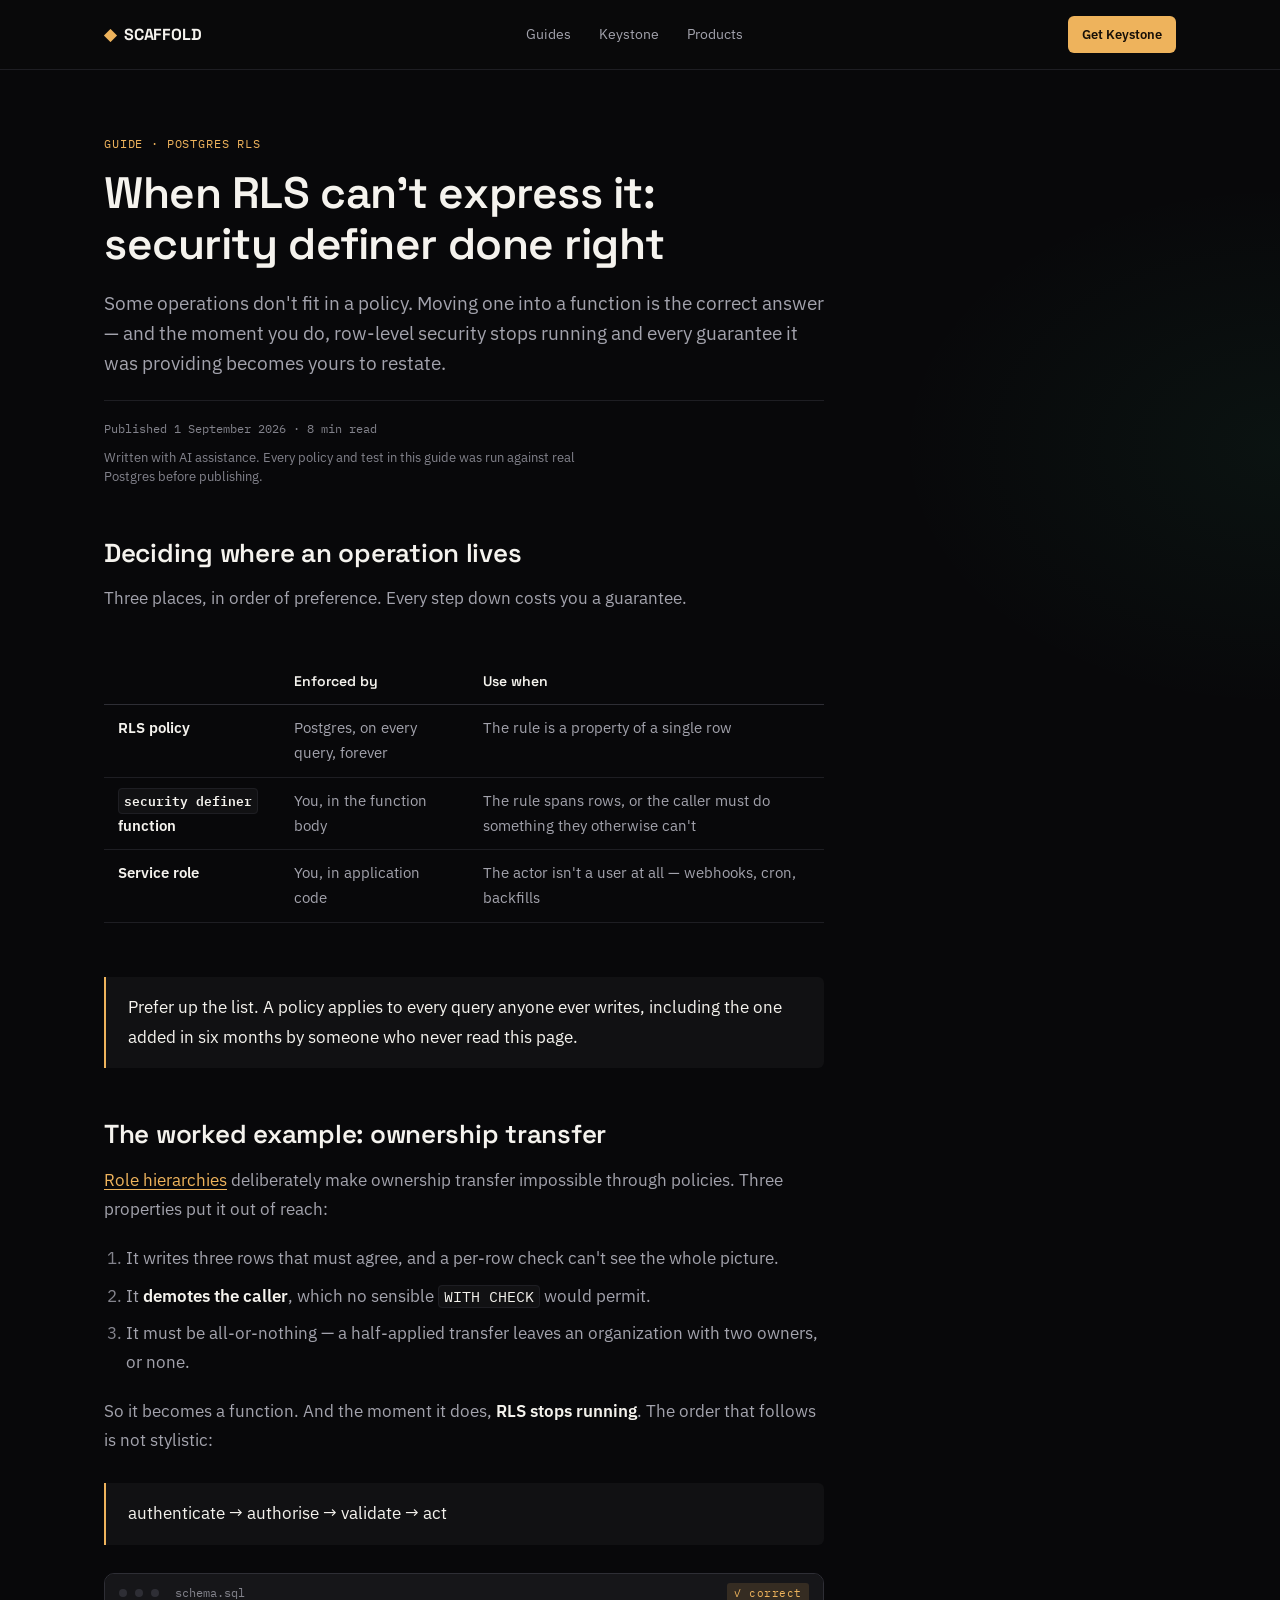
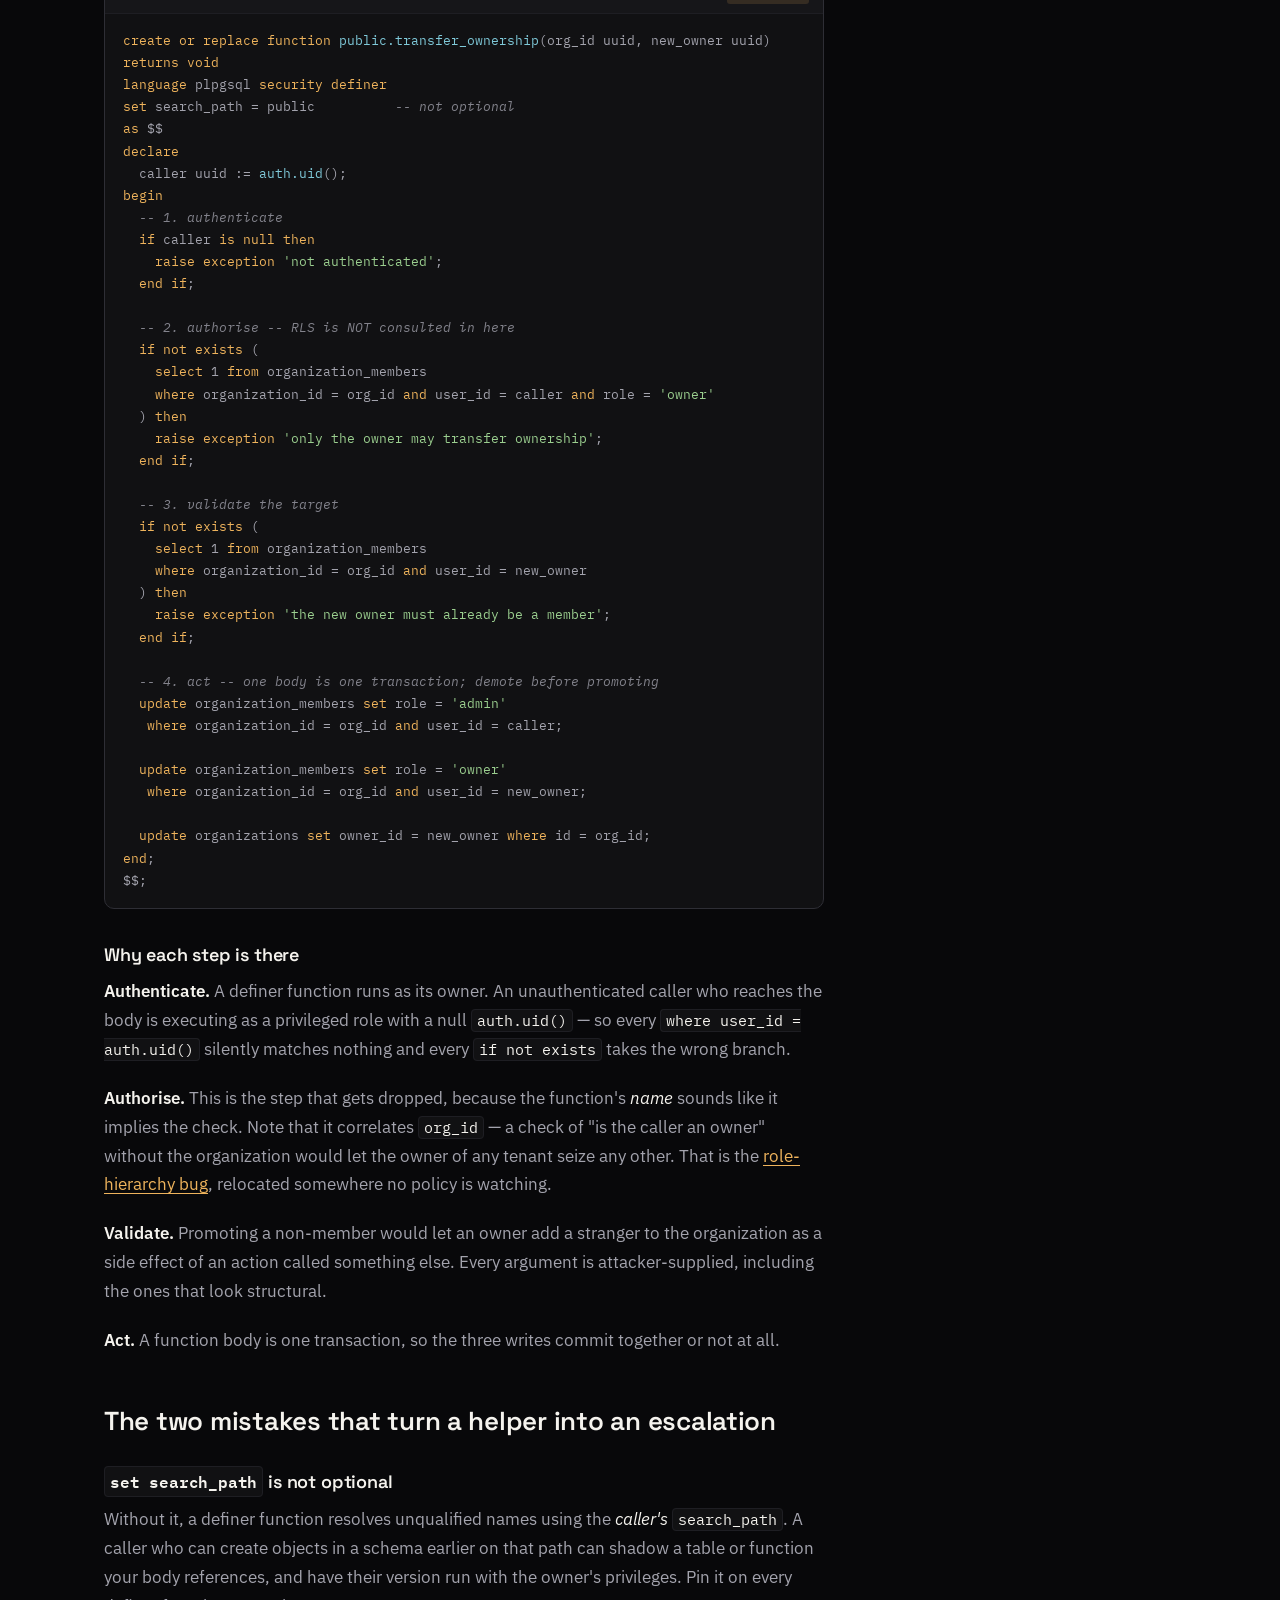
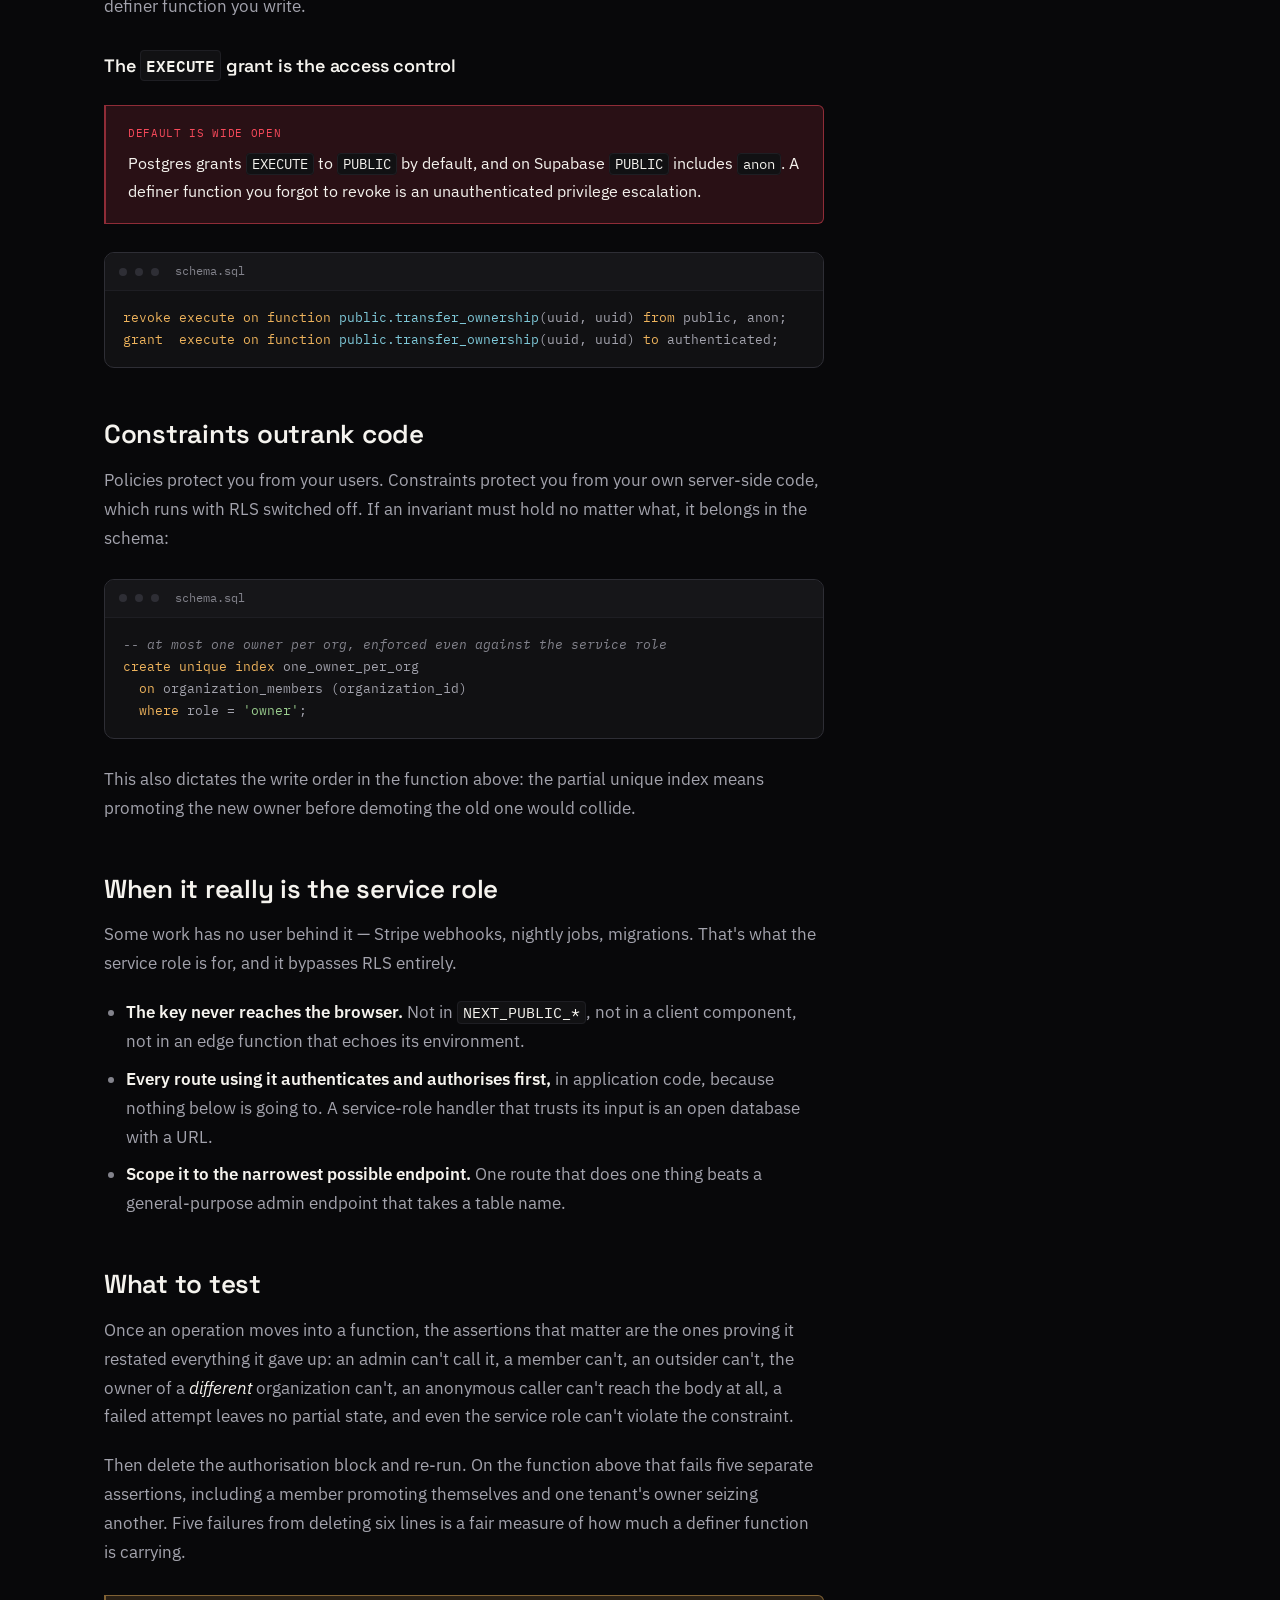
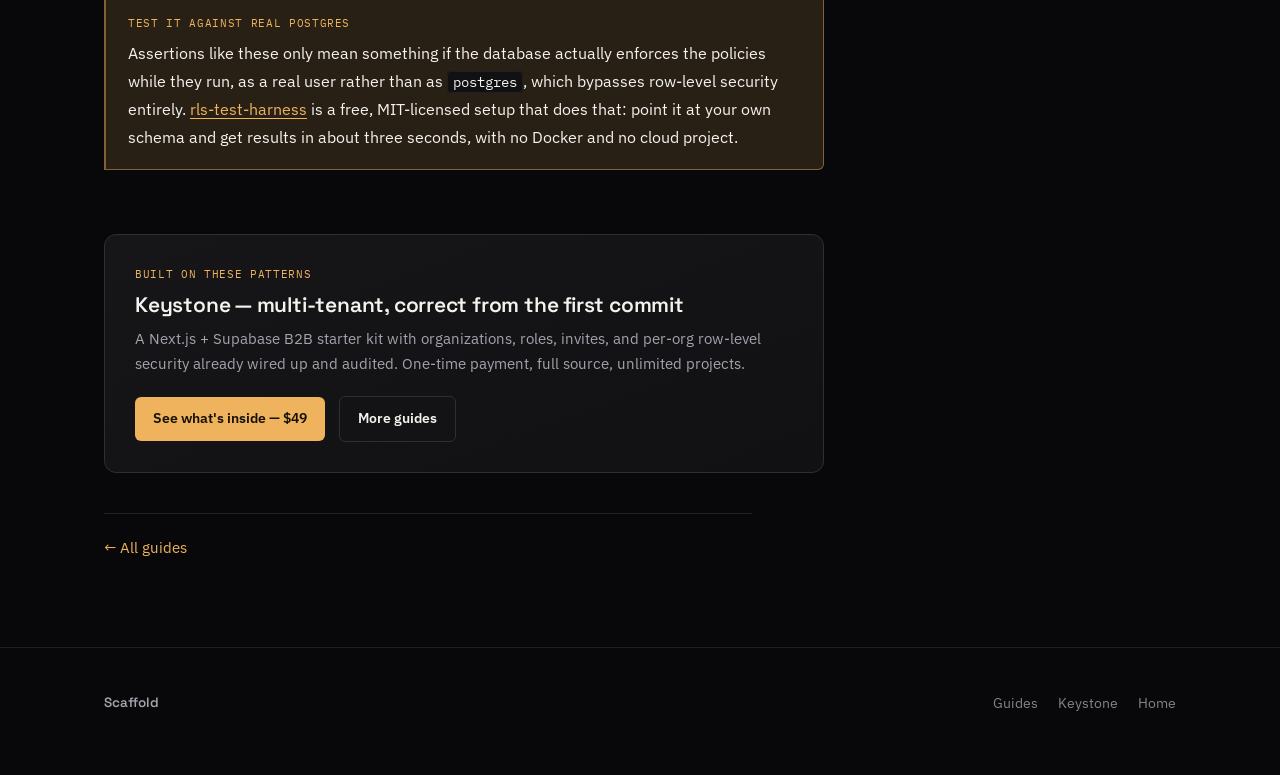
<file: guides/postgres-security-definer-boundaries/index.html>
<!DOCTYPE html>
<html lang="en">
<head>
<meta charset="UTF-8">
<meta name="viewport" content="width=device-width, initial-scale=1.0">
<title>Postgres security definer functions: where RLS ends and you take over</title>
<meta name="description" content="When an operation can't be expressed as a row-level security policy, it becomes a security definer function — and every guarantee RLS gave you has to be restated by hand, in order.">
<link rel="canonical" href="https://keystone-landing-cyy.pages.dev/guides/postgres-security-definer-boundaries/">
<meta property="og:title" content="When RLS can't express it: security definer done right">
<meta property="og:description" content="Authenticate, authorise, validate, act — and the two mistakes that turn a helper into a privilege escalation.">
<meta property="og:type" content="article">
<meta property="og:url" content="https://keystone-landing-cyy.pages.dev/guides/postgres-security-definer-boundaries/">
<meta property="og:site_name" content="Scaffold">
<meta property="og:locale" content="en_US">
<meta property="og:image" content="https://keystone-landing-cyy.pages.dev/assets/og-guide-definer.jpg">
<meta property="og:image:width" content="1200">
<meta property="og:image:height" content="630">
<meta property="og:image:alt" content="Postgres security definer function boundaries.">
<meta property="article:published_time" content="2026-09-01">
<meta name="twitter:card" content="summary_large_image">
<meta name="twitter:title" content="When RLS can't express it: security definer done right">
<meta name="twitter:description" content="Authenticate, authorise, validate, act — and the two mistakes that turn a helper into a privilege escalation.">
<meta name="twitter:image" content="https://keystone-landing-cyy.pages.dev/assets/og-guide-definer.jpg">
<meta name="theme-color" content="#0a0a0c">
<link rel="icon" href="../../favicon.ico" sizes="16x16 32x32 48x48">
<link rel="icon" href="../../favicon.svg" type="image/svg+xml">
<link rel="apple-touch-icon" href="../../apple-touch-icon.png">
<link rel="manifest" href="../../site.webmanifest">
<link rel="preconnect" href="https://fonts.googleapis.com">
<link rel="preconnect" href="https://fonts.gstatic.com" crossorigin>
<link href="https://fonts.googleapis.com/css2?family=Space+Grotesk:wght@500;600;700&family=IBM+Plex+Sans:wght@400;500;600&family=IBM+Plex+Mono:wght@400;500;600&display=swap" rel="stylesheet">
<link rel="stylesheet" href="../../assets/base.css">
<link rel="stylesheet" href="../../assets/guides.css">
</head>
<body>
<a class="skip-link" href="#main">Skip to content</a>

<header class="nav">
  <div class="nav-inner">
    <a class="nav-brand" href="../../">
      <span class="mark">◆</span> SCAFFOLD
    </a>
    <div class="nav-links">
      <a href="../">Guides</a>
      <a href="../../keystone/">Keystone</a>
      <a href="../../#products">Products</a>
    </div>
    <div class="nav-right">
      <a class="btn btn-accent btn-sm" href="../../keystone/">Get Keystone</a>
    </div>
  </div>
</header>

<main id="main">

<div class="wrap article">
  <div class="article-head">
    <div class="article-eyebrow">Guide · Postgres RLS</div>
    <h1>When RLS can't express it: security definer done right</h1>
    <p class="article-standfirst">
      Some operations don't fit in a policy. Moving one into a function is the correct
      answer — and the moment you do, row-level security stops running and every guarantee
      it was providing becomes yours to restate.
    </p>
    <div class="article-byline">Published 1 September 2026 · 8 min read
      <span class="byline-note">Written with AI assistance. Every policy and test in this guide was run against real Postgres before publishing.</span>
    </div>
  </div>

  <div class="prose">

    <h2>Deciding where an operation lives</h2>

    <p>Three places, in order of preference. Every step down costs you a guarantee.</p>

    <div class="table-scroll">
      <table>
        <thead><tr><th></th><th>Enforced by</th><th>Use when</th></tr></thead>
        <tbody>
          <tr><td><strong>RLS policy</strong></td><td>Postgres, on every query, forever</td><td>The rule is a property of a single row</td></tr>
          <tr><td><strong><code>security definer</code> function</strong></td><td>You, in the function body</td><td>The rule spans rows, or the caller must do something they otherwise can't</td></tr>
          <tr><td><strong>Service role</strong></td><td>You, in application code</td><td>The actor isn't a user at all — webhooks, cron, backfills</td></tr>
        </tbody>
      </table>
    </div>

    <blockquote>
      <p>
        Prefer up the list. A policy applies to every query anyone ever writes, including the
        one added in six months by someone who never read this page.
      </p>
    </blockquote>

    <h2>The worked example: ownership transfer</h2>

    <p>
      <a href="../supabase-rls-role-hierarchies/">Role hierarchies</a> deliberately make
      ownership transfer impossible through policies. Three properties put it out of reach:
    </p>

    <ol>
      <li>It writes three rows that must agree, and a per-row check can't see the whole picture.</li>
      <li>It <strong>demotes the caller</strong>, which no sensible <code>WITH CHECK</code> would permit.</li>
      <li>It must be all-or-nothing — a half-applied transfer leaves an organization with two owners, or none.</li>
    </ol>

    <p>
      So it becomes a function. And the moment it does, <strong>RLS stops running</strong>.
      The order that follows is not stylistic:
    </p>

    <blockquote>
      <p>authenticate → authorise → validate → act</p>
    </blockquote>

    <div class="snippet">
      <div class="snippet-bar">
        <span class="dot"></span><span class="dot"></span><span class="dot"></span>
        <span class="filename">schema.sql</span>
        <span class="tag good">✓ correct</span>
      </div>
<pre><span class="kw">create or replace function</span> <span class="fn">public.transfer_ownership</span>(org_id uuid, new_owner uuid)
<span class="kw">returns void</span>
<span class="kw">language</span> plpgsql <span class="kw">security definer</span>
<span class="kw">set</span> search_path = public          <span class="cm">-- not optional</span>
<span class="kw">as</span> $$
<span class="kw">declare</span>
  caller uuid := <span class="fn">auth.uid</span>();
<span class="kw">begin</span>
  <span class="cm">-- 1. authenticate</span>
  <span class="kw">if</span> caller <span class="kw">is null then</span>
    <span class="kw">raise exception</span> <span class="str">'not authenticated'</span>;
  <span class="kw">end if</span>;

  <span class="cm">-- 2. authorise -- RLS is NOT consulted in here</span>
  <span class="kw">if not exists</span> (
    <span class="kw">select</span> 1 <span class="kw">from</span> organization_members
    <span class="kw">where</span> organization_id = org_id <span class="kw">and</span> user_id = caller <span class="kw">and</span> role = <span class="str">'owner'</span>
  ) <span class="kw">then</span>
    <span class="kw">raise exception</span> <span class="str">'only the owner may transfer ownership'</span>;
  <span class="kw">end if</span>;

  <span class="cm">-- 3. validate the target</span>
  <span class="kw">if not exists</span> (
    <span class="kw">select</span> 1 <span class="kw">from</span> organization_members
    <span class="kw">where</span> organization_id = org_id <span class="kw">and</span> user_id = new_owner
  ) <span class="kw">then</span>
    <span class="kw">raise exception</span> <span class="str">'the new owner must already be a member'</span>;
  <span class="kw">end if</span>;

  <span class="cm">-- 4. act -- one body is one transaction; demote before promoting</span>
  <span class="kw">update</span> organization_members <span class="kw">set</span> role = <span class="str">'admin'</span>
   <span class="kw">where</span> organization_id = org_id <span class="kw">and</span> user_id = caller;

  <span class="kw">update</span> organization_members <span class="kw">set</span> role = <span class="str">'owner'</span>
   <span class="kw">where</span> organization_id = org_id <span class="kw">and</span> user_id = new_owner;

  <span class="kw">update</span> organizations <span class="kw">set</span> owner_id = new_owner <span class="kw">where</span> id = org_id;
<span class="kw">end</span>;
$$;</pre>
    </div>

    <h3>Why each step is there</h3>

    <p>
      <strong>Authenticate.</strong> A definer function runs as its owner. An unauthenticated
      caller who reaches the body is executing as a privileged role with a null
      <code>auth.uid()</code> — so every <code>where user_id = auth.uid()</code> silently
      matches nothing and every <code>if not exists</code> takes the wrong branch.
    </p>

    <p>
      <strong>Authorise.</strong> This is the step that gets dropped, because the function's
      <em>name</em> sounds like it implies the check. Note that it correlates
      <code>org_id</code> — a check of "is the caller an owner" without the organization
      would let the owner of any tenant seize any other. That is the
      <a href="../supabase-rls-role-hierarchies/">role-hierarchy bug</a>, relocated somewhere
      no policy is watching.
    </p>

    <p>
      <strong>Validate.</strong> Promoting a non-member would let an owner add a stranger to
      the organization as a side effect of an action called something else. Every argument is
      attacker-supplied, including the ones that look structural.
    </p>

    <p>
      <strong>Act.</strong> A function body is one transaction, so the three writes commit
      together or not at all.
    </p>

    <h2>The two mistakes that turn a helper into an escalation</h2>

    <h3><code>set search_path</code> is not optional</h3>

    <p>
      Without it, a definer function resolves unqualified names using the <em>caller's</em>
      <code>search_path</code>. A caller who can create objects in a schema earlier on that
      path can shadow a table or function your body references, and have their version run
      with the owner's privileges. Pin it on every definer function you write.
    </p>

    <h3>The <code>EXECUTE</code> grant is the access control</h3>

    <div class="warn">
      <span class="warn-label">Default is wide open</span>
      <p>
        Postgres grants <code>EXECUTE</code> to <code>PUBLIC</code> by default, and on
        Supabase <code>PUBLIC</code> includes <code>anon</code>. A definer function you
        forgot to revoke is an unauthenticated privilege escalation.
      </p>
    </div>

    <div class="snippet">
      <div class="snippet-bar">
        <span class="dot"></span><span class="dot"></span><span class="dot"></span>
        <span class="filename">schema.sql</span>
      </div>
<pre><span class="kw">revoke execute on function</span> <span class="fn">public.transfer_ownership</span>(uuid, uuid) <span class="kw">from</span> public, anon;
<span class="kw">grant  execute on function</span> <span class="fn">public.transfer_ownership</span>(uuid, uuid) <span class="kw">to</span> authenticated;</pre>
    </div>

    <h2>Constraints outrank code</h2>

    <p>
      Policies protect you from your users. Constraints protect you from your own server-side
      code, which runs with RLS switched off. If an invariant must hold no matter what, it
      belongs in the schema:
    </p>

    <div class="snippet">
      <div class="snippet-bar">
        <span class="dot"></span><span class="dot"></span><span class="dot"></span>
        <span class="filename">schema.sql</span>
      </div>
<pre><span class="cm">-- at most one owner per org, enforced even against the service role</span>
<span class="kw">create unique index</span> one_owner_per_org
  <span class="kw">on</span> organization_members (organization_id)
  <span class="kw">where</span> role = <span class="str">'owner'</span>;</pre>
    </div>

    <p>
      This also dictates the write order in the function above: the partial unique index
      means promoting the new owner before demoting the old one would collide.
    </p>

    <h2>When it really is the service role</h2>

    <p>
      Some work has no user behind it — Stripe webhooks, nightly jobs, migrations. That's
      what the service role is for, and it bypasses RLS entirely.
    </p>

    <ul>
      <li><strong>The key never reaches the browser.</strong> Not in <code>NEXT_PUBLIC_*</code>, not in a client component, not in an edge function that echoes its environment.</li>
      <li><strong>Every route using it authenticates and authorises first,</strong> in application code, because nothing below is going to. A service-role handler that trusts its input is an open database with a URL.</li>
      <li><strong>Scope it to the narrowest possible endpoint.</strong> One route that does one thing beats a general-purpose admin endpoint that takes a table name.</li>
    </ul>

    <h2>What to test</h2>

    <p>
      Once an operation moves into a function, the assertions that matter are the ones
      proving it restated everything it gave up: an admin can't call it, a member can't, an
      outsider can't, the owner of a <em>different</em> organization can't, an anonymous
      caller can't reach the body at all, a failed attempt leaves no partial state, and even
      the service role can't violate the constraint.
    </p>

    <p>
      Then delete the authorisation block and re-run. On the function above that fails five
      separate assertions, including a member promoting themselves and one tenant's owner
      seizing another. Five failures from deleting six lines is a fair measure of how much a
      definer function is carrying.
    </p>


    <div class="toolbox">
      <span class="toolbox-label">Test it against real Postgres</span>
      <p>
        Assertions like these only mean something if the database actually enforces the
        policies while they run, as a real user rather than as <code>postgres</code>, which
        bypasses row-level security entirely.
        <a href="https://github.com/Ashtonyz/rls-test-harness">rls-test-harness</a> is a
        free, MIT-licensed setup that does that: point it at your own schema and get
        results in about three seconds, with no Docker and no cloud project.
      </p>
    </div>

  </div>

  <div class="article-cta">
    <div class="cta-eyebrow">Built on these patterns</div>
    <h2>Keystone — multi-tenant, correct from the first commit</h2>
    <p>
      A Next.js + Supabase B2B starter kit with organizations, roles, invites, and per-org
      row-level security already wired up and audited. One-time payment, full source,
      unlimited projects.
    </p>
    <a class="btn btn-accent" href="../../keystone/">See what's inside — $49</a>
    <a class="btn btn-ghost" href="../">More guides</a>
  </div>

  <div class="article-nav">
    <a href="../">← All guides</a>
  </div>
</div>

</main>

<footer>
  <div class="wrap footer-inner">
    <div class="footer-brand">Scaffold</div>
    <div class="footer-links">
      <a href="../">Guides</a>
      <a href="../../keystone/">Keystone</a>
      <a href="../../">Home</a>
    </div>
  </div>
</footer>

<script src="../../assets/site.js"></script>

<script type="application/ld+json">
{
  "@context": "https://schema.org",
  "@type": "TechArticle",
  "headline": "When RLS can't express it: security definer done right",
  "description": "When an operation can't be expressed as a row-level security policy, it becomes a security definer function — and every guarantee RLS gave you has to be restated by hand, in order.",
  "image": "https://keystone-landing-cyy.pages.dev/assets/og-guide-definer.jpg",
  "datePublished": "2026-09-01",
  "dateModified": "2026-09-01",
  "author": { "@type": "Organization", "name": "Scaffold" },
  "publisher": {
    "@type": "Organization",
    "name": "Scaffold",
    "logo": { "@type": "ImageObject", "url": "https://keystone-landing-cyy.pages.dev/assets/icon-512.png" }
  },
  "mainEntityOfPage": {
    "@type": "WebPage",
    "@id": "https://keystone-landing-cyy.pages.dev/guides/postgres-security-definer-boundaries/"
  },
  "about": [
    { "@type": "Thing", "name": "PostgreSQL" },
    { "@type": "Thing", "name": "Database security" },
    { "@type": "Thing", "name": "Supabase" }
  ],
  "proficiencyLevel": "Intermediate"
}
</script>

<script type="application/ld+json">
{
  "@context": "https://schema.org",
  "@type": "BreadcrumbList",
  "itemListElement": [
    { "@type": "ListItem", "position": 1, "name": "Scaffold", "item": "https://keystone-landing-cyy.pages.dev/" },
    { "@type": "ListItem", "position": 2, "name": "Guides", "item": "https://keystone-landing-cyy.pages.dev/guides/" },
    { "@type": "ListItem", "position": 3, "name": "Security definer boundaries" }
  ]
}
</script>

</body>
</html>
</file>
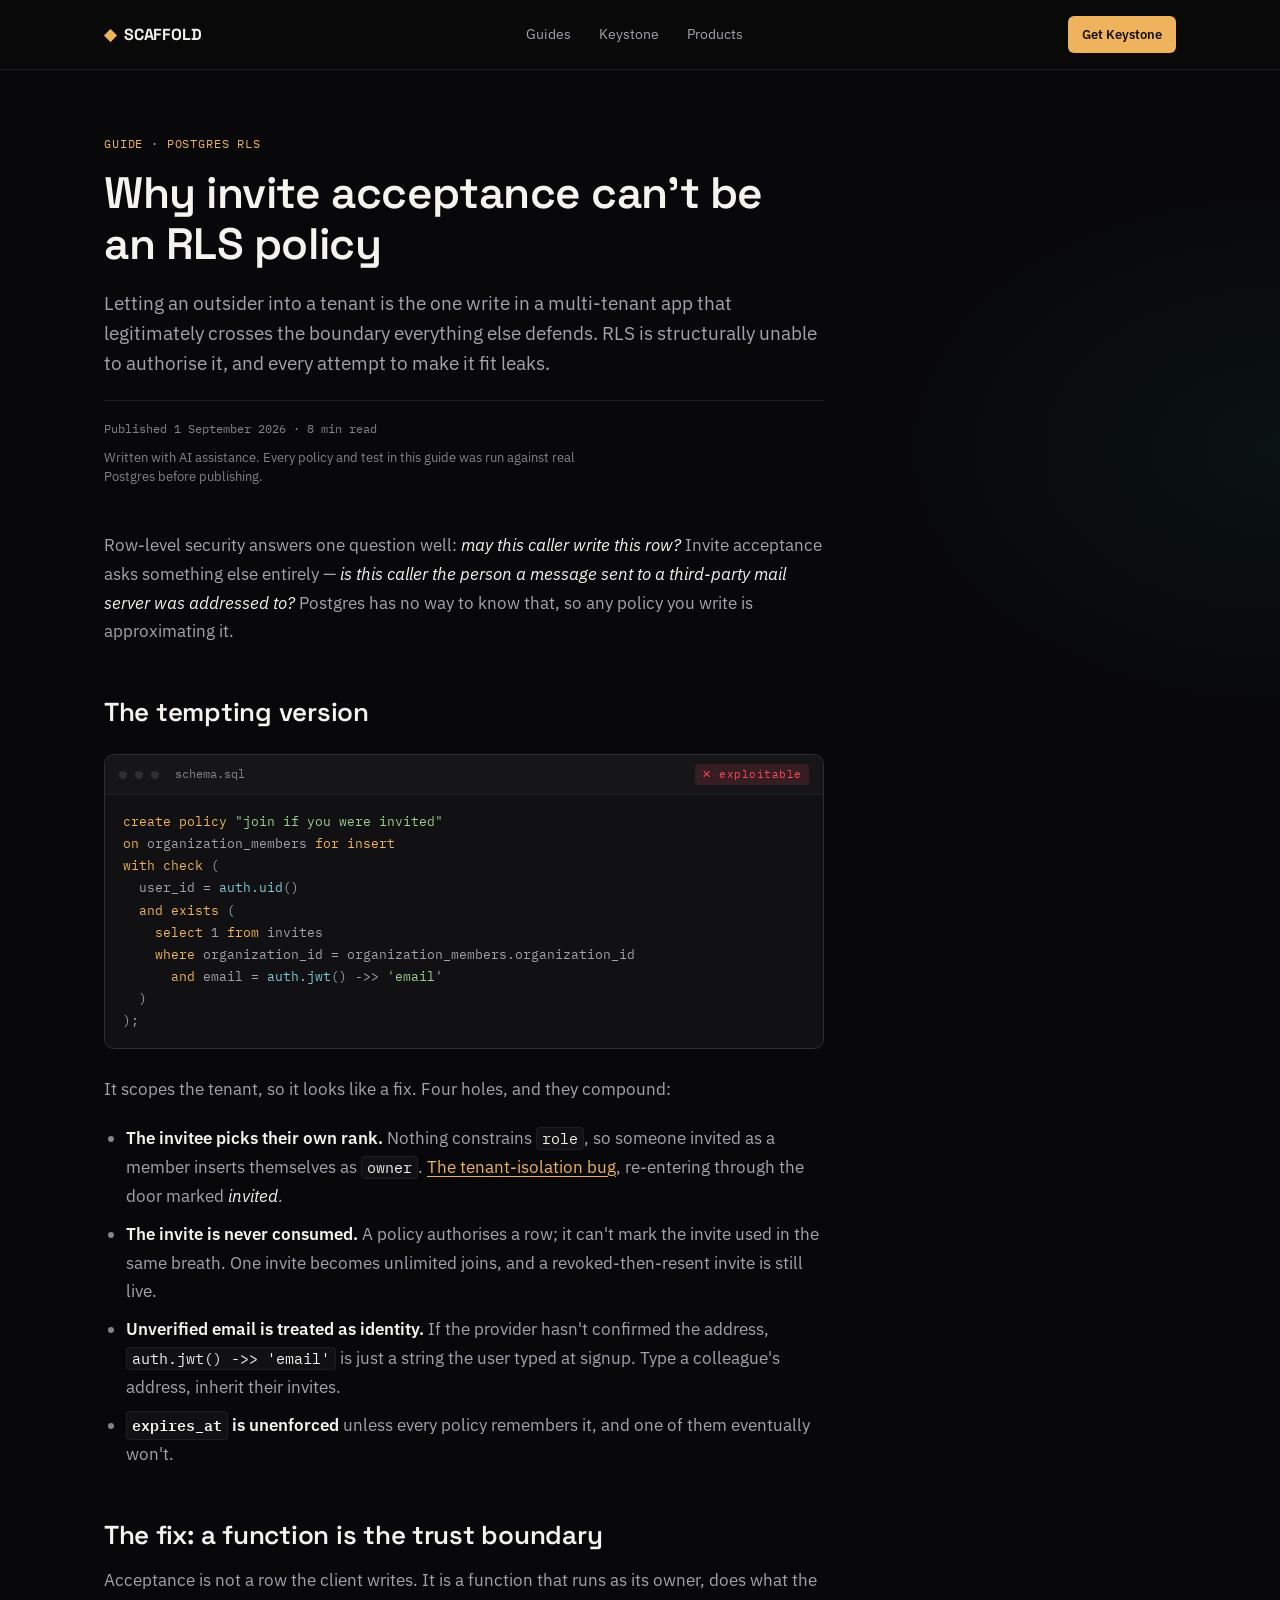
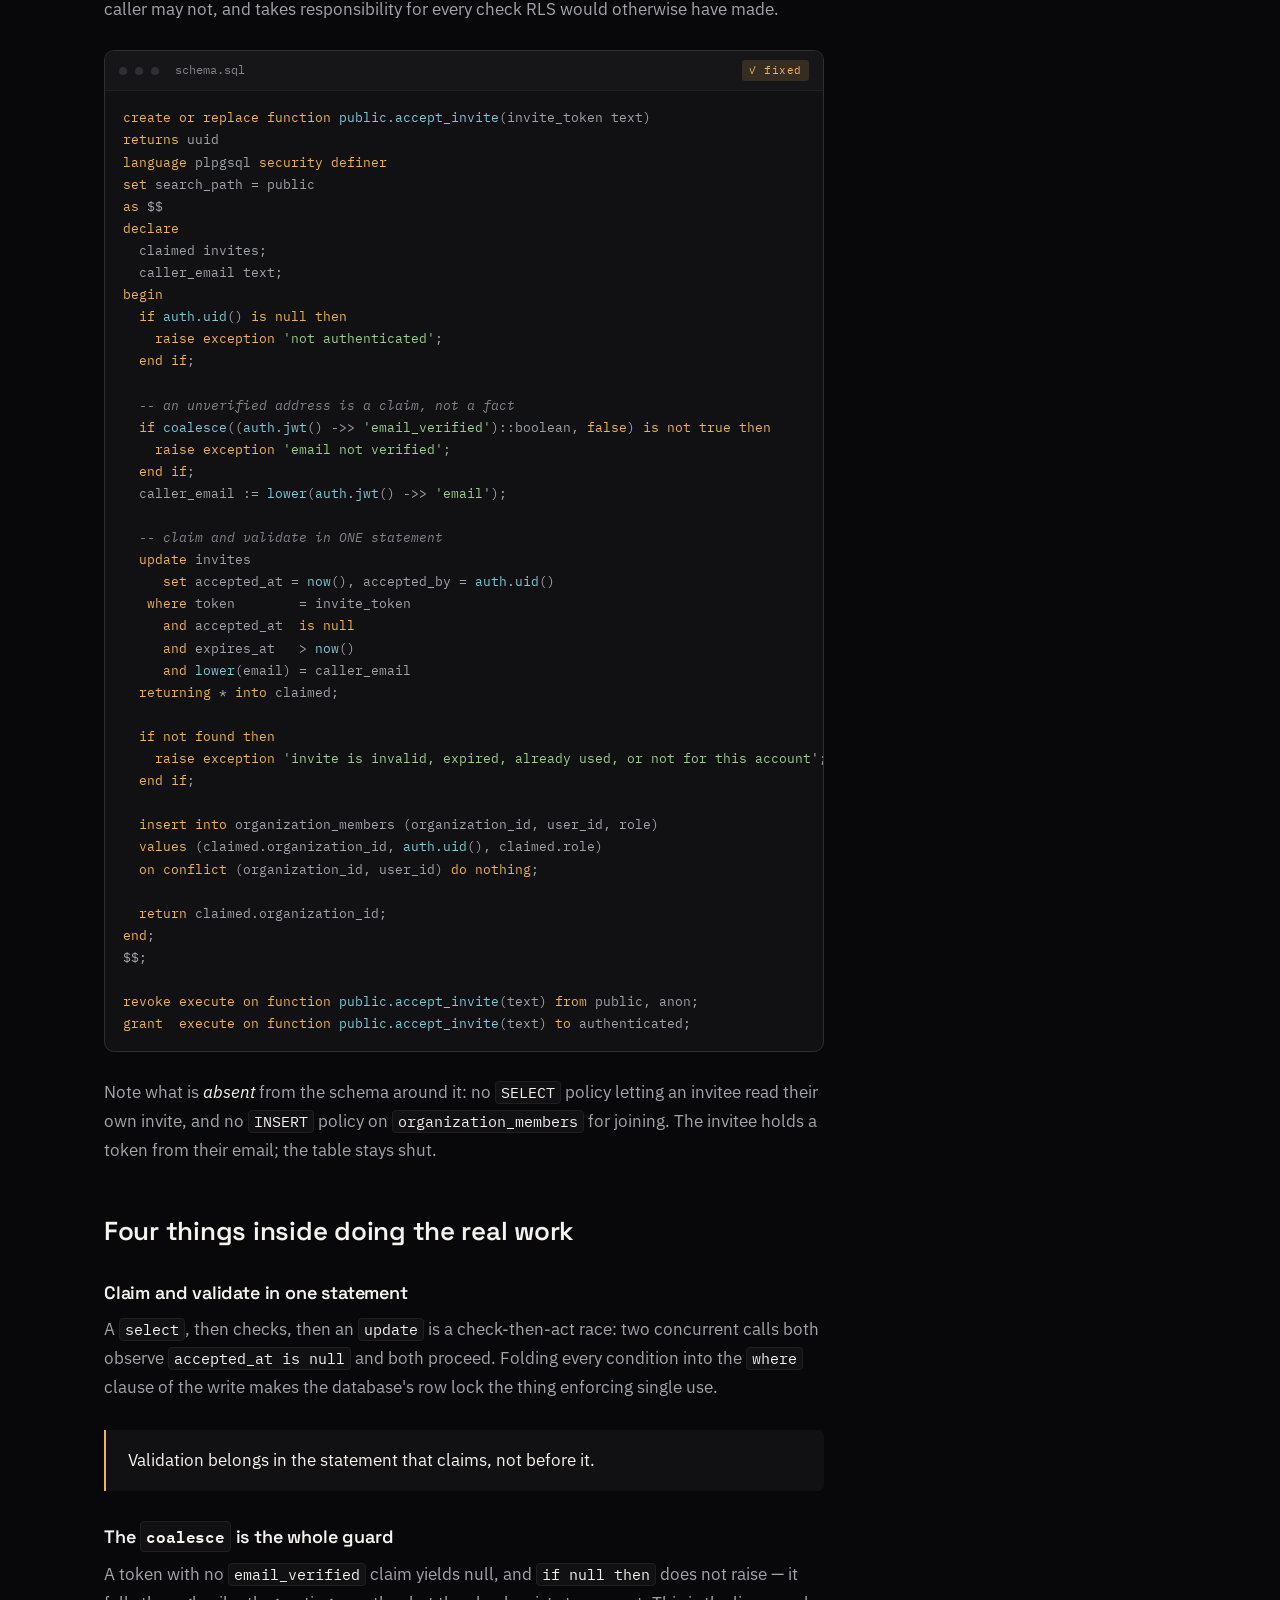
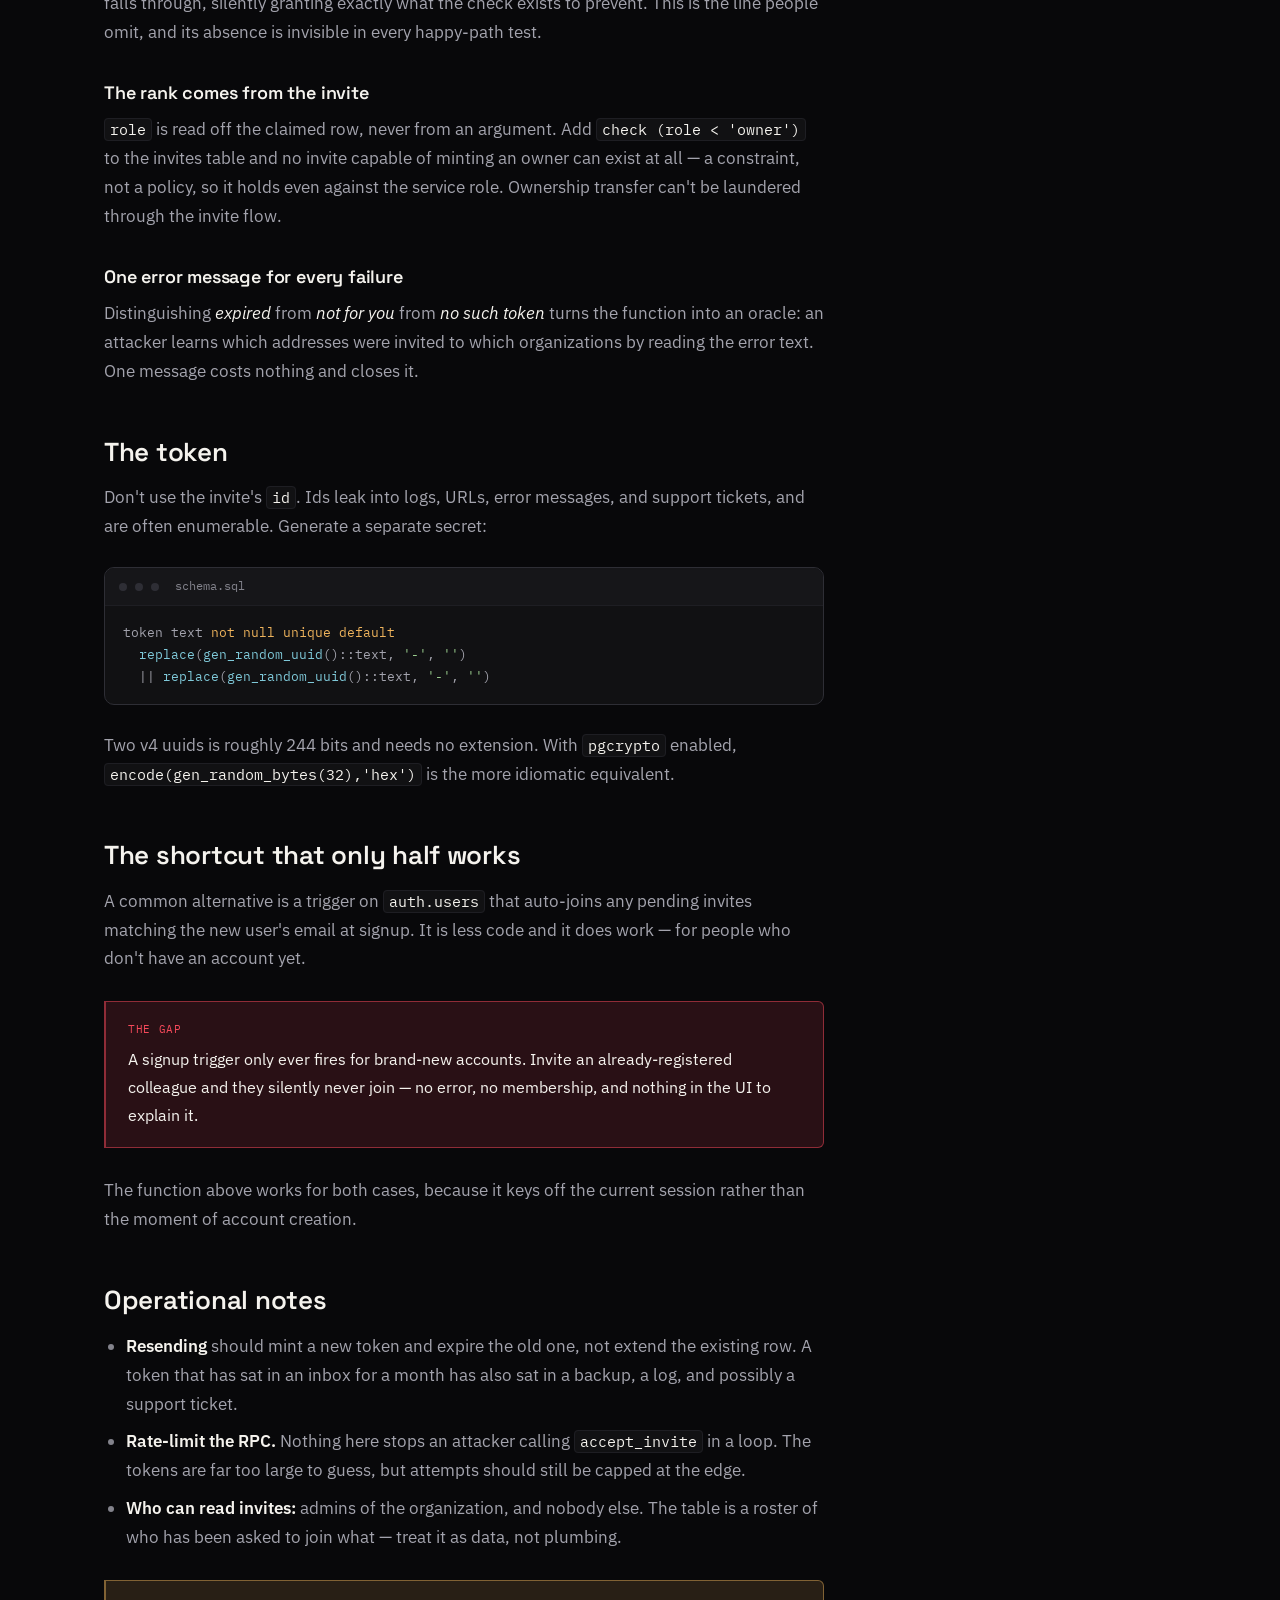
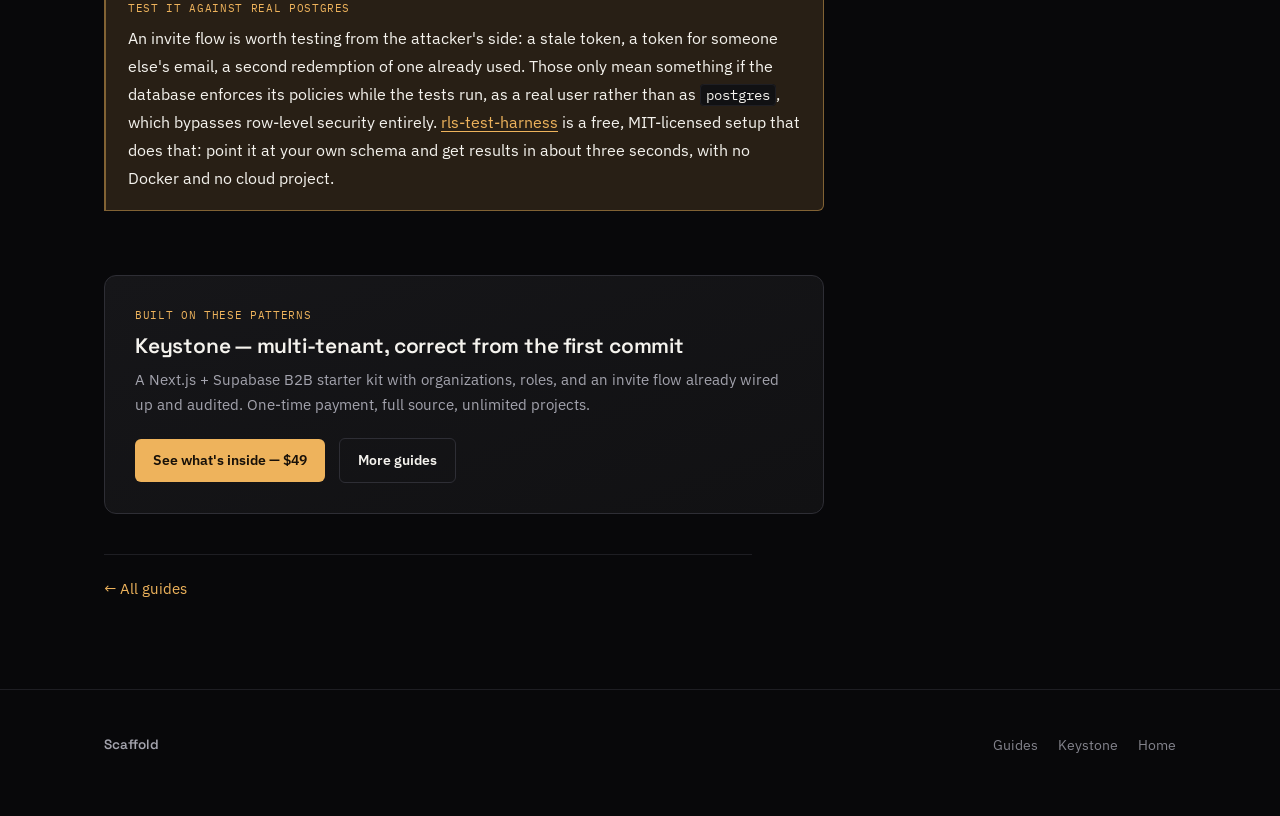
<file: guides/supabase-invite-acceptance/index.html>
<!DOCTYPE html>
<html lang="en">
<head>
<meta charset="UTF-8">
<meta name="viewport" content="width=device-width, initial-scale=1.0">
<title>Supabase invite acceptance: why it can't be an RLS policy</title>
<meta name="description" content="Accepting an invite to an organization can't be expressed as a row-level security policy. Four holes in the tempting version, and the security definer function that closes them.">
<link rel="canonical" href="https://keystone-landing-cyy.pages.dev/guides/supabase-invite-acceptance/">
<meta property="og:title" content="Why invite acceptance can't be an RLS policy">
<meta property="og:description" content="Four holes in the tempting version, and the security definer function that closes them.">
<meta property="og:type" content="article">
<meta property="og:url" content="https://keystone-landing-cyy.pages.dev/guides/supabase-invite-acceptance/">
<meta property="og:site_name" content="Scaffold">
<meta property="og:locale" content="en_US">
<meta property="og:image" content="https://keystone-landing-cyy.pages.dev/assets/og-guide-invites.jpg">
<meta property="og:image:width" content="1200">
<meta property="og:image:height" content="630">
<meta property="og:image:alt" content="Supabase invite acceptance — the trust boundary.">
<meta property="article:published_time" content="2026-09-01">
<meta name="twitter:card" content="summary_large_image">
<meta name="twitter:title" content="Why invite acceptance can't be an RLS policy">
<meta name="twitter:description" content="Four holes in the tempting version, and the security definer function that closes them.">
<meta name="twitter:image" content="https://keystone-landing-cyy.pages.dev/assets/og-guide-invites.jpg">
<meta name="theme-color" content="#0a0a0c">
<link rel="icon" href="../../favicon.ico" sizes="16x16 32x32 48x48">
<link rel="icon" href="../../favicon.svg" type="image/svg+xml">
<link rel="apple-touch-icon" href="../../apple-touch-icon.png">
<link rel="manifest" href="../../site.webmanifest">
<link rel="preconnect" href="https://fonts.googleapis.com">
<link rel="preconnect" href="https://fonts.gstatic.com" crossorigin>
<link href="https://fonts.googleapis.com/css2?family=Space+Grotesk:wght@500;600;700&family=IBM+Plex+Sans:wght@400;500;600&family=IBM+Plex+Mono:wght@400;500;600&display=swap" rel="stylesheet">
<link rel="stylesheet" href="../../assets/base.css">
<link rel="stylesheet" href="../../assets/guides.css">
</head>
<body>
<a class="skip-link" href="#main">Skip to content</a>

<header class="nav">
  <div class="nav-inner">
    <a class="nav-brand" href="../../">
      <span class="mark">◆</span> SCAFFOLD
    </a>
    <div class="nav-links">
      <a href="../">Guides</a>
      <a href="../../keystone/">Keystone</a>
      <a href="../../#products">Products</a>
    </div>
    <div class="nav-right">
      <a class="btn btn-accent btn-sm" href="../../keystone/">Get Keystone</a>
    </div>
  </div>
</header>

<main id="main">

<div class="wrap article">
  <div class="article-head">
    <div class="article-eyebrow">Guide · Postgres RLS</div>
    <h1>Why invite acceptance can't be an RLS policy</h1>
    <p class="article-standfirst">
      Letting an outsider into a tenant is the one write in a multi-tenant app that
      legitimately crosses the boundary everything else defends. RLS is structurally unable
      to authorise it, and every attempt to make it fit leaks.
    </p>
    <div class="article-byline">Published 1 September 2026 · 8 min read
      <span class="byline-note">Written with AI assistance. Every policy and test in this guide was run against real Postgres before publishing.</span>
    </div>
  </div>

  <div class="prose">

    <p>
      Row-level security answers one question well: <em>may this caller write this row?</em>
      Invite acceptance asks something else entirely — <em>is this caller the person a
      message sent to a third-party mail server was addressed to?</em> Postgres has no way
      to know that, so any policy you write is approximating it.
    </p>

    <h2>The tempting version</h2>

    <div class="snippet">
      <div class="snippet-bar">
        <span class="dot"></span><span class="dot"></span><span class="dot"></span>
        <span class="filename">schema.sql</span>
        <span class="tag bad">✕ exploitable</span>
      </div>
<pre><span class="kw">create policy</span> <span class="str">"join if you were invited"</span>
<span class="kw">on</span> organization_members <span class="kw">for insert</span>
<span class="kw">with check</span> (
  user_id = <span class="fn">auth.uid</span>()
  <span class="kw">and exists</span> (
    <span class="kw">select</span> 1 <span class="kw">from</span> invites
    <span class="kw">where</span> organization_id = organization_members.organization_id
      <span class="kw">and</span> email = <span class="fn">auth.jwt</span>() -&gt;&gt; <span class="str">'email'</span>
  )
);</pre>
    </div>

    <p>It scopes the tenant, so it looks like a fix. Four holes, and they compound:</p>

    <ul>
      <li>
        <strong>The invitee picks their own rank.</strong> Nothing constrains
        <code>role</code>, so someone invited as a member inserts themselves as
        <code>owner</code>. <a href="../supabase-rls-tenant-isolation/">The tenant-isolation
        bug</a>, re-entering through the door marked <em>invited</em>.
      </li>
      <li>
        <strong>The invite is never consumed.</strong> A policy authorises a row; it can't
        mark the invite used in the same breath. One invite becomes unlimited joins, and a
        revoked-then-resent invite is still live.
      </li>
      <li>
        <strong>Unverified email is treated as identity.</strong> If the provider hasn't
        confirmed the address, <code>auth.jwt() ->> 'email'</code> is just a string the user
        typed at signup. Type a colleague's address, inherit their invites.
      </li>
      <li>
        <strong><code>expires_at</code> is unenforced</strong> unless every policy remembers
        it, and one of them eventually won't.
      </li>
    </ul>

    <h2>The fix: a function is the trust boundary</h2>

    <p>
      Acceptance is not a row the client writes. It is a function that runs as its owner,
      does what the caller may not, and takes responsibility for every check RLS would
      otherwise have made.
    </p>

    <div class="snippet">
      <div class="snippet-bar">
        <span class="dot"></span><span class="dot"></span><span class="dot"></span>
        <span class="filename">schema.sql</span>
        <span class="tag good">✓ fixed</span>
      </div>
<pre><span class="kw">create or replace function</span> <span class="fn">public.accept_invite</span>(invite_token text)
<span class="kw">returns</span> uuid
<span class="kw">language</span> plpgsql <span class="kw">security definer</span>
<span class="kw">set</span> search_path = public
<span class="kw">as</span> $$
<span class="kw">declare</span>
  claimed invites;
  caller_email text;
<span class="kw">begin</span>
  <span class="kw">if</span> <span class="fn">auth.uid</span>() <span class="kw">is null then</span>
    <span class="kw">raise exception</span> <span class="str">'not authenticated'</span>;
  <span class="kw">end if</span>;

  <span class="cm">-- an unverified address is a claim, not a fact</span>
  <span class="kw">if</span> <span class="fn">coalesce</span>((<span class="fn">auth.jwt</span>() -&gt;&gt; <span class="str">'email_verified'</span>)::boolean, <span class="kw">false</span>) <span class="kw">is not true then</span>
    <span class="kw">raise exception</span> <span class="str">'email not verified'</span>;
  <span class="kw">end if</span>;
  caller_email := <span class="fn">lower</span>(<span class="fn">auth.jwt</span>() -&gt;&gt; <span class="str">'email'</span>);

  <span class="cm">-- claim and validate in ONE statement</span>
  <span class="kw">update</span> invites
     <span class="kw">set</span> accepted_at = <span class="fn">now</span>(), accepted_by = <span class="fn">auth.uid</span>()
   <span class="kw">where</span> token        = invite_token
     <span class="kw">and</span> accepted_at  <span class="kw">is null</span>
     <span class="kw">and</span> expires_at   &gt; <span class="fn">now</span>()
     <span class="kw">and</span> <span class="fn">lower</span>(email) = caller_email
  <span class="kw">returning</span> * <span class="kw">into</span> claimed;

  <span class="kw">if not found then</span>
    <span class="kw">raise exception</span> <span class="str">'invite is invalid, expired, already used, or not for this account'</span>;
  <span class="kw">end if</span>;

  <span class="kw">insert into</span> organization_members (organization_id, user_id, role)
  <span class="kw">values</span> (claimed.organization_id, <span class="fn">auth.uid</span>(), claimed.role)
  <span class="kw">on conflict</span> (organization_id, user_id) <span class="kw">do nothing</span>;

  <span class="kw">return</span> claimed.organization_id;
<span class="kw">end</span>;
$$;

<span class="kw">revoke execute on function</span> <span class="fn">public.accept_invite</span>(text) <span class="kw">from</span> public, anon;
<span class="kw">grant  execute on function</span> <span class="fn">public.accept_invite</span>(text) <span class="kw">to</span> authenticated;</pre>
    </div>

    <p>
      Note what is <em>absent</em> from the schema around it: no <code>SELECT</code> policy
      letting an invitee read their own invite, and no <code>INSERT</code> policy on
      <code>organization_members</code> for joining. The invitee holds a token from their
      email; the table stays shut.
    </p>

    <h2>Four things inside doing the real work</h2>

    <h3>Claim and validate in one statement</h3>

    <p>
      A <code>select</code>, then checks, then an <code>update</code> is a check-then-act
      race: two concurrent calls both observe <code>accepted_at is null</code> and both
      proceed. Folding every condition into the <code>where</code> clause of the write makes
      the database's row lock the thing enforcing single use.
    </p>

    <blockquote>
      <p>Validation belongs in the statement that claims, not before it.</p>
    </blockquote>

    <h3>The <code>coalesce</code> is the whole guard</h3>

    <p>
      A token with no <code>email_verified</code> claim yields null, and
      <code>if null then</code> does not raise — it falls through, silently granting exactly
      what the check exists to prevent. This is the line people omit, and its absence is
      invisible in every happy-path test.
    </p>

    <h3>The rank comes from the invite</h3>

    <p>
      <code>role</code> is read off the claimed row, never from an argument. Add
      <code>check (role &lt; 'owner')</code> to the invites table and no invite capable of
      minting an owner can exist at all — a constraint, not a policy, so it holds even
      against the service role. Ownership transfer can't be laundered through the invite flow.
    </p>

    <h3>One error message for every failure</h3>

    <p>
      Distinguishing <em>expired</em> from <em>not for you</em> from <em>no such token</em>
      turns the function into an oracle: an attacker learns which addresses were invited to
      which organizations by reading the error text. One message costs nothing and closes it.
    </p>

    <h2>The token</h2>

    <p>
      Don't use the invite's <code>id</code>. Ids leak into logs, URLs, error messages, and
      support tickets, and are often enumerable. Generate a separate secret:
    </p>

    <div class="snippet">
      <div class="snippet-bar">
        <span class="dot"></span><span class="dot"></span><span class="dot"></span>
        <span class="filename">schema.sql</span>
      </div>
<pre>token text <span class="kw">not null unique default</span>
  <span class="fn">replace</span>(<span class="fn">gen_random_uuid</span>()::text, <span class="str">'-'</span>, <span class="str">''</span>)
  || <span class="fn">replace</span>(<span class="fn">gen_random_uuid</span>()::text, <span class="str">'-'</span>, <span class="str">''</span>)</pre>
    </div>

    <p>
      Two v4 uuids is roughly 244 bits and needs no extension. With
      <code>pgcrypto</code> enabled, <code>encode(gen_random_bytes(32),'hex')</code> is the
      more idiomatic equivalent.
    </p>

    <h2>The shortcut that only half works</h2>

    <p>
      A common alternative is a trigger on <code>auth.users</code> that auto-joins any
      pending invites matching the new user's email at signup. It is less code and it does
      work — for people who don't have an account yet.
    </p>

    <div class="warn">
      <span class="warn-label">The gap</span>
      <p>
        A signup trigger only ever fires for brand-new accounts. Invite an already-registered
        colleague and they silently never join — no error, no membership, and nothing in the
        UI to explain it.
      </p>
    </div>

    <p>
      The function above works for both cases, because it keys off the current session
      rather than the moment of account creation.
    </p>

    <h2>Operational notes</h2>

    <ul>
      <li><strong>Resending</strong> should mint a new token and expire the old one, not extend the existing row. A token that has sat in an inbox for a month has also sat in a backup, a log, and possibly a support ticket.</li>
      <li><strong>Rate-limit the RPC.</strong> Nothing here stops an attacker calling <code>accept_invite</code> in a loop. The tokens are far too large to guess, but attempts should still be capped at the edge.</li>
      <li><strong>Who can read invites:</strong> admins of the organization, and nobody else. The table is a roster of who has been asked to join what — treat it as data, not plumbing.</li>
    </ul>


    <div class="toolbox">
      <span class="toolbox-label">Test it against real Postgres</span>
      <p>
        An invite flow is worth testing from the attacker's side: a stale token, a token
        for someone else's email, a second redemption of one already used. Those only mean
        something if the database enforces its policies while the tests run, as a real user
        rather than as <code>postgres</code>, which bypasses row-level security entirely.
        <a href="https://github.com/Ashtonyz/rls-test-harness">rls-test-harness</a> is a
        free, MIT-licensed setup that does that: point it at your own schema and get
        results in about three seconds, with no Docker and no cloud project.
      </p>
    </div>

  </div>

  <div class="article-cta">
    <div class="cta-eyebrow">Built on these patterns</div>
    <h2>Keystone — multi-tenant, correct from the first commit</h2>
    <p>
      A Next.js + Supabase B2B starter kit with organizations, roles, and an invite flow
      already wired up and audited. One-time payment, full source, unlimited projects.
    </p>
    <a class="btn btn-accent" href="../../keystone/">See what's inside — $49</a>
    <a class="btn btn-ghost" href="../">More guides</a>
  </div>

  <div class="article-nav">
    <a href="../">← All guides</a>
  </div>
</div>

</main>

<footer>
  <div class="wrap footer-inner">
    <div class="footer-brand">Scaffold</div>
    <div class="footer-links">
      <a href="../">Guides</a>
      <a href="../../keystone/">Keystone</a>
      <a href="../../">Home</a>
    </div>
  </div>
</footer>

<script src="../../assets/site.js"></script>

<script type="application/ld+json">
{
  "@context": "https://schema.org",
  "@type": "TechArticle",
  "headline": "Why invite acceptance can't be an RLS policy",
  "description": "Accepting an invite to an organization can't be expressed as a row-level security policy. Four holes in the tempting version, and the security definer function that closes them.",
  "image": "https://keystone-landing-cyy.pages.dev/assets/og-guide-invites.jpg",
  "datePublished": "2026-09-01",
  "dateModified": "2026-09-01",
  "author": { "@type": "Organization", "name": "Scaffold" },
  "publisher": {
    "@type": "Organization",
    "name": "Scaffold",
    "logo": { "@type": "ImageObject", "url": "https://keystone-landing-cyy.pages.dev/assets/icon-512.png" }
  },
  "mainEntityOfPage": {
    "@type": "WebPage",
    "@id": "https://keystone-landing-cyy.pages.dev/guides/supabase-invite-acceptance/"
  },
  "about": [
    { "@type": "Thing", "name": "PostgreSQL row-level security" },
    { "@type": "Thing", "name": "Supabase" },
    { "@type": "Thing", "name": "Multi-tenant architecture" }
  ],
  "proficiencyLevel": "Intermediate"
}
</script>

<script type="application/ld+json">
{
  "@context": "https://schema.org",
  "@type": "BreadcrumbList",
  "itemListElement": [
    { "@type": "ListItem", "position": 1, "name": "Scaffold", "item": "https://keystone-landing-cyy.pages.dev/" },
    { "@type": "ListItem", "position": 2, "name": "Guides", "item": "https://keystone-landing-cyy.pages.dev/guides/" },
    { "@type": "ListItem", "position": 3, "name": "Invite acceptance" }
  ]
}
</script>

</body>
</html>
</file>
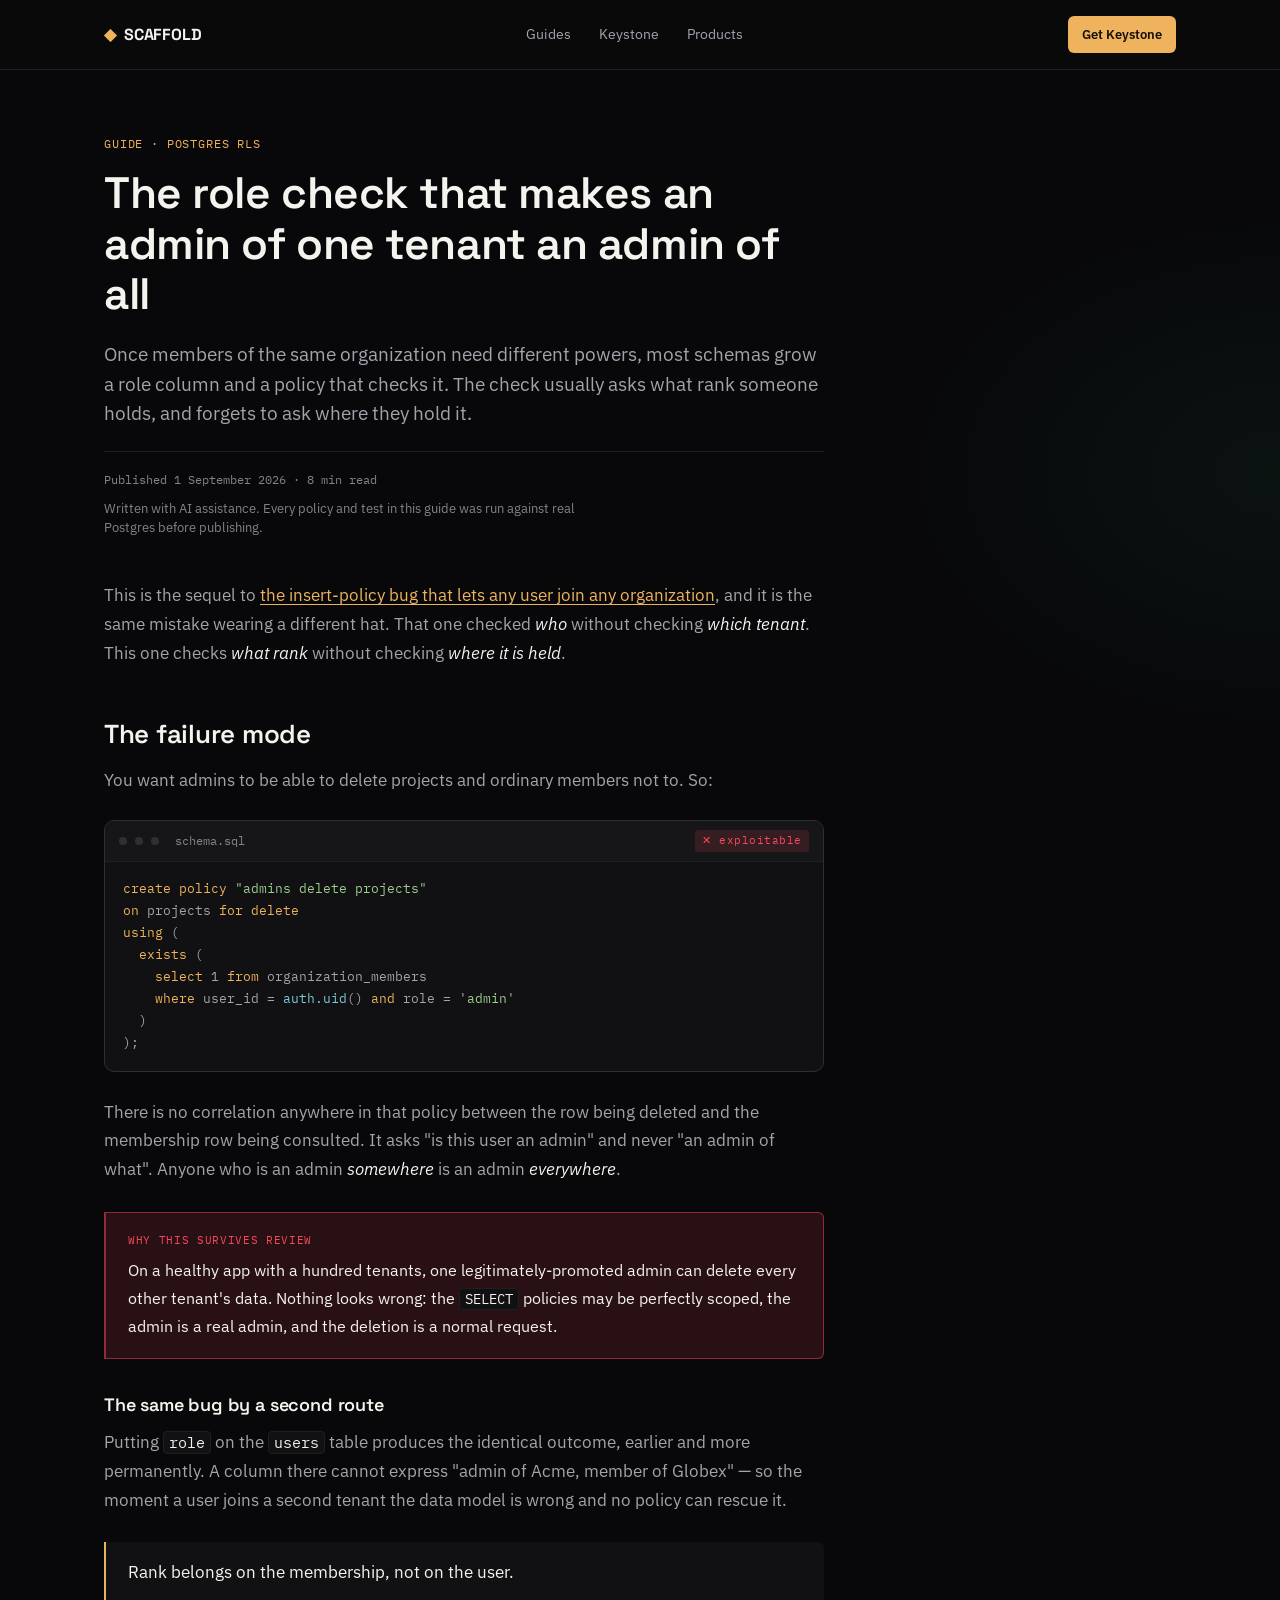
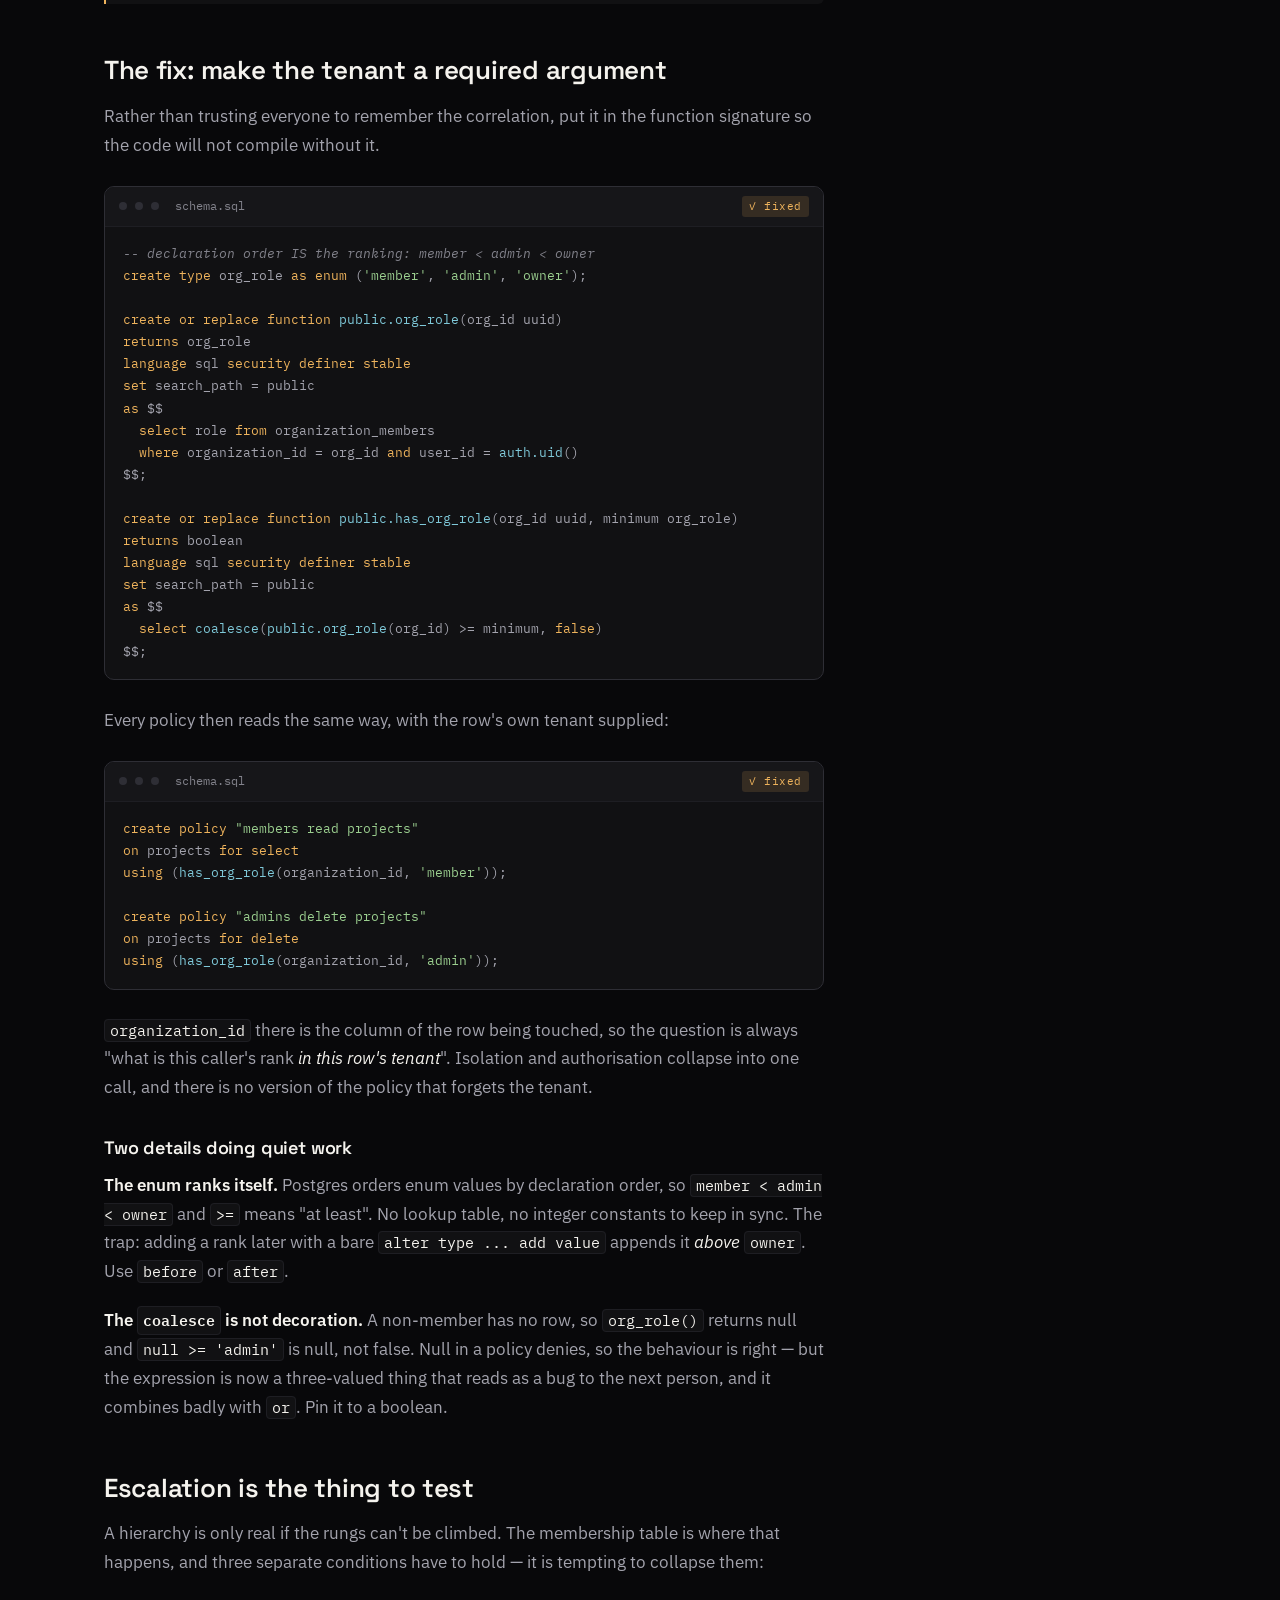
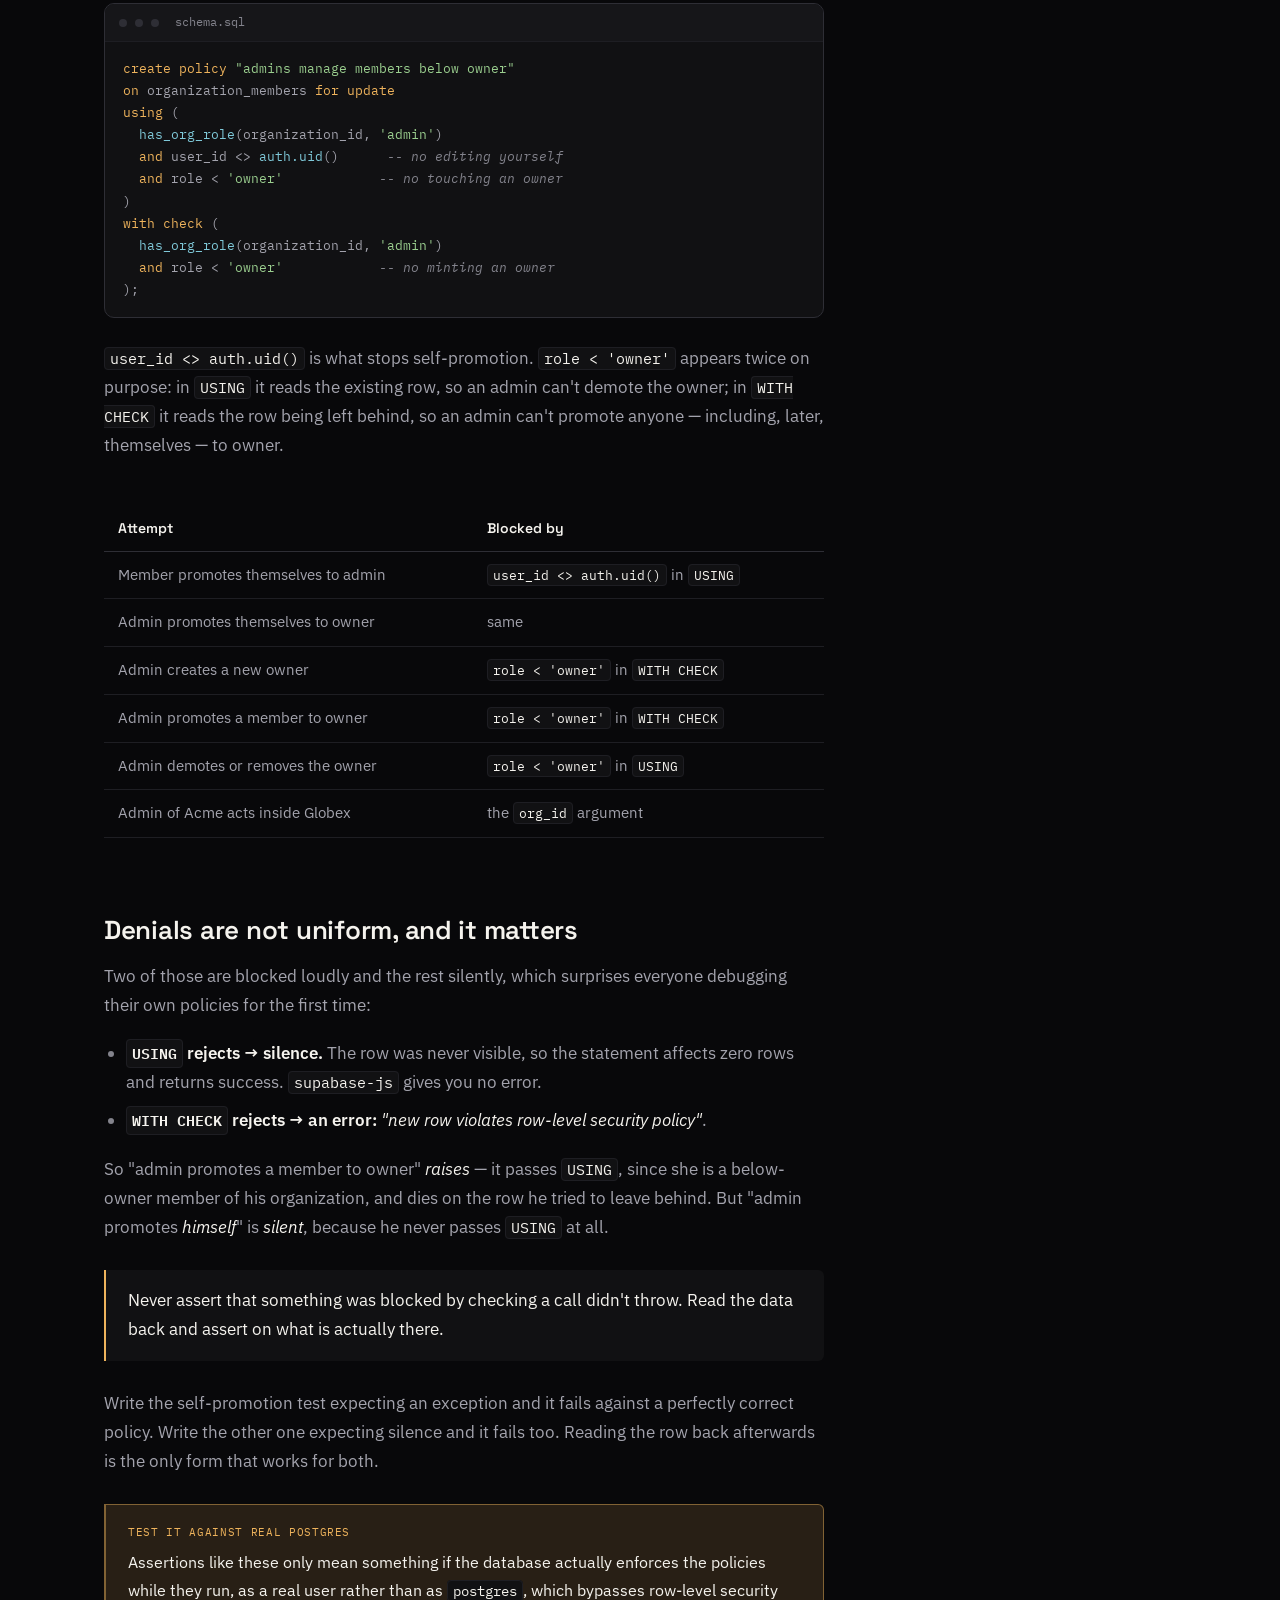
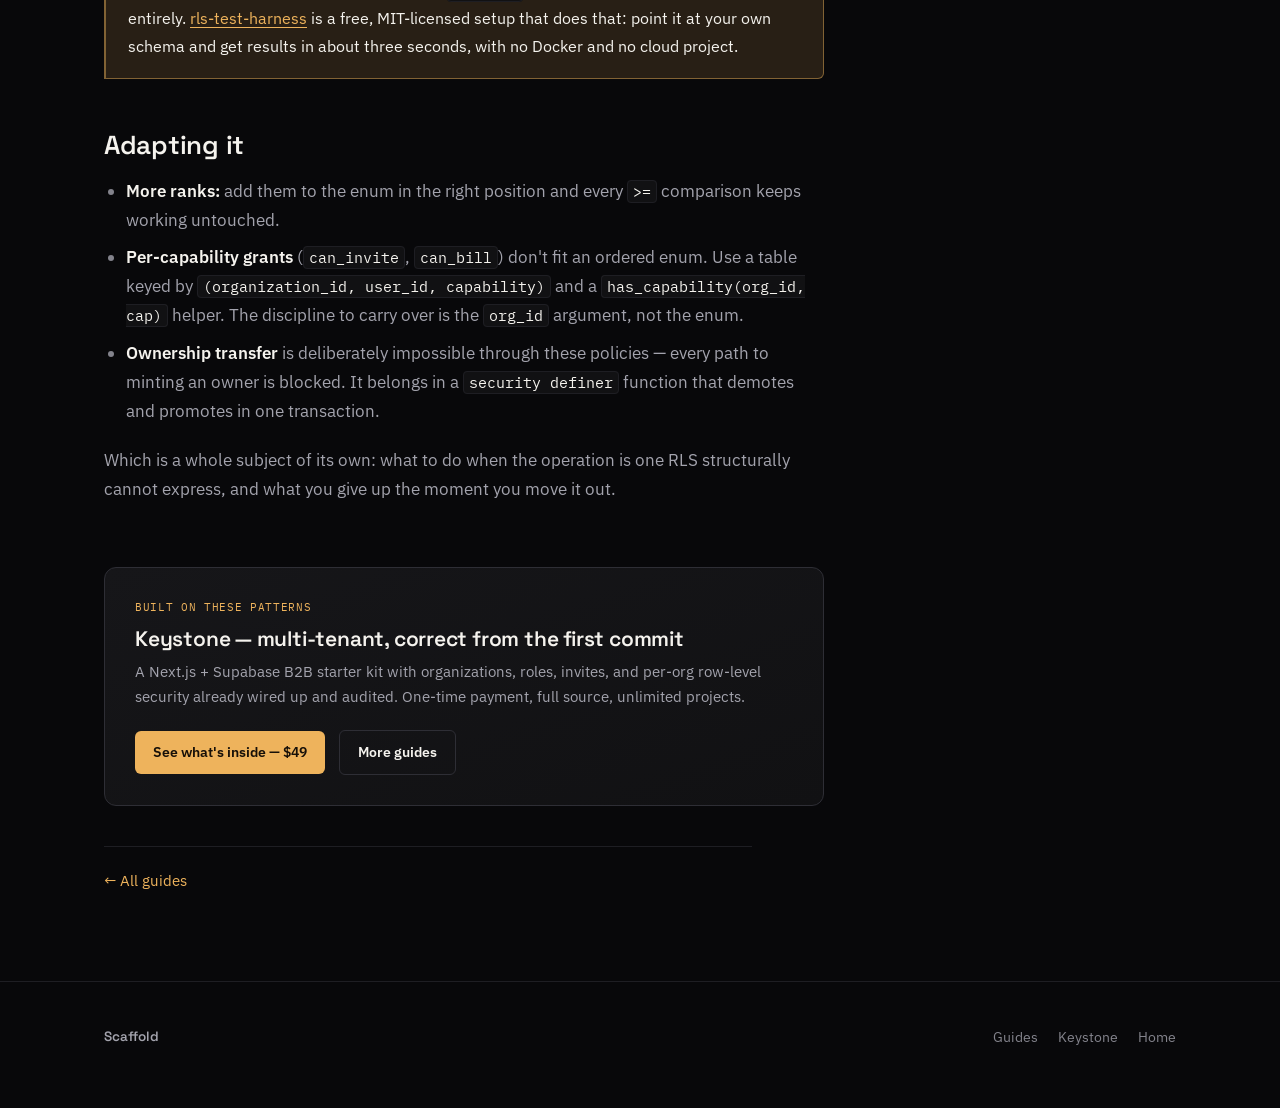
<file: guides/supabase-rls-role-hierarchies/index.html>
<!DOCTYPE html>
<html lang="en">
<head>
<meta charset="UTF-8">
<meta name="viewport" content="width=device-width, initial-scale=1.0">
<title>Postgres RLS role hierarchies: owner, admin, member — scoped per tenant</title>
<meta name="description" content="A role check that asks whether a user is an admin, without asking of which organization, makes an admin of one tenant an admin of all. Ordered enums, a tenant-scoped helper, and the escalation paths to test.">
<link rel="canonical" href="https://keystone-landing-cyy.pages.dev/guides/supabase-rls-role-hierarchies/">
<meta property="og:title" content="The role check that makes an admin of one tenant an admin of all">
<meta property="og:description" content="Owner, admin, member in Postgres RLS — and the escalation paths between them.">
<meta property="og:type" content="article">
<meta property="og:url" content="https://keystone-landing-cyy.pages.dev/guides/supabase-rls-role-hierarchies/">
<meta property="og:site_name" content="Scaffold">
<meta property="og:locale" content="en_US">
<meta property="og:image" content="https://keystone-landing-cyy.pages.dev/assets/og-guide-roles.jpg">
<meta property="og:image:width" content="1200">
<meta property="og:image:height" content="630">
<meta property="og:image:alt" content="Postgres RLS role hierarchies — scoping rank to a tenant.">
<meta property="article:published_time" content="2026-09-01">
<meta name="twitter:card" content="summary_large_image">
<meta name="twitter:title" content="The role check that makes an admin of one tenant an admin of all">
<meta name="twitter:description" content="Owner, admin, member in Postgres RLS — and the escalation paths between them.">
<meta name="twitter:image" content="https://keystone-landing-cyy.pages.dev/assets/og-guide-roles.jpg">
<meta name="theme-color" content="#0a0a0c">
<link rel="icon" href="../../favicon.ico" sizes="16x16 32x32 48x48">
<link rel="icon" href="../../favicon.svg" type="image/svg+xml">
<link rel="apple-touch-icon" href="../../apple-touch-icon.png">
<link rel="manifest" href="../../site.webmanifest">
<link rel="preconnect" href="https://fonts.googleapis.com">
<link rel="preconnect" href="https://fonts.gstatic.com" crossorigin>
<link href="https://fonts.googleapis.com/css2?family=Space+Grotesk:wght@500;600;700&family=IBM+Plex+Sans:wght@400;500;600&family=IBM+Plex+Mono:wght@400;500;600&display=swap" rel="stylesheet">
<link rel="stylesheet" href="../../assets/base.css">
<link rel="stylesheet" href="../../assets/guides.css">
</head>
<body>
<a class="skip-link" href="#main">Skip to content</a>

<header class="nav">
  <div class="nav-inner">
    <a class="nav-brand" href="../../">
      <span class="mark">◆</span> SCAFFOLD
    </a>
    <div class="nav-links">
      <a href="../">Guides</a>
      <a href="../../keystone/">Keystone</a>
      <a href="../../#products">Products</a>
    </div>
    <div class="nav-right">
      <a class="btn btn-accent btn-sm" href="../../keystone/">Get Keystone</a>
    </div>
  </div>
</header>

<main id="main">

<div class="wrap article">
  <div class="article-head">
    <div class="article-eyebrow">Guide · Postgres RLS</div>
    <h1>The role check that makes an admin of one tenant an admin of all</h1>
    <p class="article-standfirst">
      Once members of the same organization need different powers, most schemas grow a role
      column and a policy that checks it. The check usually asks what rank someone holds,
      and forgets to ask where they hold it.
    </p>
    <div class="article-byline">Published 1 September 2026 · 8 min read
      <span class="byline-note">Written with AI assistance. Every policy and test in this guide was run against real Postgres before publishing.</span>
    </div>
  </div>

  <div class="prose">

    <p>
      This is the sequel to <a href="../supabase-rls-tenant-isolation/">the insert-policy
      bug that lets any user join any organization</a>, and it is the same mistake wearing
      a different hat. That one checked <em>who</em> without checking <em>which tenant</em>.
      This one checks <em>what rank</em> without checking <em>where it is held</em>.
    </p>

    <h2>The failure mode</h2>

    <p>
      You want admins to be able to delete projects and ordinary members not to. So:
    </p>

    <div class="snippet">
      <div class="snippet-bar">
        <span class="dot"></span><span class="dot"></span><span class="dot"></span>
        <span class="filename">schema.sql</span>
        <span class="tag bad">✕ exploitable</span>
      </div>
<pre><span class="kw">create policy</span> <span class="str">"admins delete projects"</span>
<span class="kw">on</span> projects <span class="kw">for delete</span>
<span class="kw">using</span> (
  <span class="kw">exists</span> (
    <span class="kw">select</span> 1 <span class="kw">from</span> organization_members
    <span class="kw">where</span> user_id = <span class="fn">auth.uid</span>() <span class="kw">and</span> role = <span class="str">'admin'</span>
  )
);</pre>
    </div>

    <p>
      There is no correlation anywhere in that policy between the row being deleted and the
      membership row being consulted. It asks "is this user an admin" and never "an admin of
      what". Anyone who is an admin <em>somewhere</em> is an admin <em>everywhere</em>.
    </p>

    <div class="warn">
      <span class="warn-label">Why this survives review</span>
      <p>
        On a healthy app with a hundred tenants, one legitimately-promoted admin can delete
        every other tenant's data. Nothing looks wrong: the <code>SELECT</code> policies may
        be perfectly scoped, the admin is a real admin, and the deletion is a normal request.
      </p>
    </div>

    <h3>The same bug by a second route</h3>

    <p>
      Putting <code>role</code> on the <code>users</code> table produces the identical
      outcome, earlier and more permanently. A column there cannot express "admin of Acme,
      member of Globex" — so the moment a user joins a second tenant the data model is wrong
      and no policy can rescue it.
    </p>

    <blockquote>
      <p>Rank belongs on the membership, not on the user.</p>
    </blockquote>

    <h2>The fix: make the tenant a required argument</h2>

    <p>
      Rather than trusting everyone to remember the correlation, put it in the function
      signature so the code will not compile without it.
    </p>

    <div class="snippet">
      <div class="snippet-bar">
        <span class="dot"></span><span class="dot"></span><span class="dot"></span>
        <span class="filename">schema.sql</span>
        <span class="tag good">✓ fixed</span>
      </div>
<pre><span class="cm">-- declaration order IS the ranking: member &lt; admin &lt; owner</span>
<span class="kw">create type</span> org_role <span class="kw">as enum</span> (<span class="str">'member'</span>, <span class="str">'admin'</span>, <span class="str">'owner'</span>);

<span class="kw">create or replace function</span> <span class="fn">public.org_role</span>(org_id uuid)
<span class="kw">returns</span> org_role
<span class="kw">language</span> sql <span class="kw">security definer stable</span>
<span class="kw">set</span> search_path = public
<span class="kw">as</span> $$
  <span class="kw">select</span> role <span class="kw">from</span> organization_members
  <span class="kw">where</span> organization_id = org_id <span class="kw">and</span> user_id = <span class="fn">auth.uid</span>()
$$;

<span class="kw">create or replace function</span> <span class="fn">public.has_org_role</span>(org_id uuid, minimum org_role)
<span class="kw">returns</span> boolean
<span class="kw">language</span> sql <span class="kw">security definer stable</span>
<span class="kw">set</span> search_path = public
<span class="kw">as</span> $$
  <span class="kw">select</span> <span class="fn">coalesce</span>(<span class="fn">public.org_role</span>(org_id) &gt;= minimum, <span class="kw">false</span>)
$$;</pre>
    </div>

    <p>Every policy then reads the same way, with the row's own tenant supplied:</p>

    <div class="snippet">
      <div class="snippet-bar">
        <span class="dot"></span><span class="dot"></span><span class="dot"></span>
        <span class="filename">schema.sql</span>
        <span class="tag good">✓ fixed</span>
      </div>
<pre><span class="kw">create policy</span> <span class="str">"members read projects"</span>
<span class="kw">on</span> projects <span class="kw">for select</span>
<span class="kw">using</span> (<span class="fn">has_org_role</span>(organization_id, <span class="str">'member'</span>));

<span class="kw">create policy</span> <span class="str">"admins delete projects"</span>
<span class="kw">on</span> projects <span class="kw">for delete</span>
<span class="kw">using</span> (<span class="fn">has_org_role</span>(organization_id, <span class="str">'admin'</span>));</pre>
    </div>

    <p>
      <code>organization_id</code> there is the column of the row being touched, so the
      question is always "what is this caller's rank <em>in this row's tenant</em>".
      Isolation and authorisation collapse into one call, and there is no version of the
      policy that forgets the tenant.
    </p>

    <h3>Two details doing quiet work</h3>

    <p>
      <strong>The enum ranks itself.</strong> Postgres orders enum values by declaration
      order, so <code>member &lt; admin &lt; owner</code> and <code>&gt;=</code> means "at
      least". No lookup table, no integer constants to keep in sync. The trap: adding a rank
      later with a bare <code>alter type ... add value</code> appends it <em>above</em>
      <code>owner</code>. Use <code>before</code> or <code>after</code>.
    </p>

    <p>
      <strong>The <code>coalesce</code> is not decoration.</strong> A non-member has no row,
      so <code>org_role()</code> returns null and <code>null &gt;= 'admin'</code> is null,
      not false. Null in a policy denies, so the behaviour is right — but the expression is
      now a three-valued thing that reads as a bug to the next person, and it combines badly
      with <code>or</code>. Pin it to a boolean.
    </p>

    <h2>Escalation is the thing to test</h2>

    <p>
      A hierarchy is only real if the rungs can't be climbed. The membership table is where
      that happens, and three separate conditions have to hold — it is tempting to collapse
      them:
    </p>

    <div class="snippet">
      <div class="snippet-bar">
        <span class="dot"></span><span class="dot"></span><span class="dot"></span>
        <span class="filename">schema.sql</span>
      </div>
<pre><span class="kw">create policy</span> <span class="str">"admins manage members below owner"</span>
<span class="kw">on</span> organization_members <span class="kw">for update</span>
<span class="kw">using</span> (
  <span class="fn">has_org_role</span>(organization_id, <span class="str">'admin'</span>)
  <span class="kw">and</span> user_id &lt;&gt; <span class="fn">auth.uid</span>()      <span class="cm">-- no editing yourself</span>
  <span class="kw">and</span> role &lt; <span class="str">'owner'</span>            <span class="cm">-- no touching an owner</span>
)
<span class="kw">with check</span> (
  <span class="fn">has_org_role</span>(organization_id, <span class="str">'admin'</span>)
  <span class="kw">and</span> role &lt; <span class="str">'owner'</span>            <span class="cm">-- no minting an owner</span>
);</pre>
    </div>

    <p>
      <code>user_id &lt;&gt; auth.uid()</code> is what stops self-promotion.
      <code>role &lt; 'owner'</code> appears twice on purpose: in <code>USING</code> it reads
      the existing row, so an admin can't demote the owner; in <code>WITH CHECK</code> it
      reads the row being left behind, so an admin can't promote anyone — including, later,
      themselves — to owner.
    </p>

    <div class="table-scroll">
      <table>
        <thead><tr><th>Attempt</th><th>Blocked by</th></tr></thead>
        <tbody>
          <tr><td>Member promotes themselves to admin</td><td><code>user_id &lt;&gt; auth.uid()</code> in <code>USING</code></td></tr>
          <tr><td>Admin promotes themselves to owner</td><td>same</td></tr>
          <tr><td>Admin creates a new owner</td><td><code>role &lt; 'owner'</code> in <code>WITH CHECK</code></td></tr>
          <tr><td>Admin promotes a member to owner</td><td><code>role &lt; 'owner'</code> in <code>WITH CHECK</code></td></tr>
          <tr><td>Admin demotes or removes the owner</td><td><code>role &lt; 'owner'</code> in <code>USING</code></td></tr>
          <tr><td>Admin of Acme acts inside Globex</td><td>the <code>org_id</code> argument</td></tr>
        </tbody>
      </table>
    </div>

    <h2>Denials are not uniform, and it matters</h2>

    <p>
      Two of those are blocked loudly and the rest silently, which surprises everyone
      debugging their own policies for the first time:
    </p>

    <ul>
      <li><strong><code>USING</code> rejects → silence.</strong> The row was never visible, so the statement affects zero rows and returns success. <code>supabase-js</code> gives you no error.</li>
      <li><strong><code>WITH CHECK</code> rejects → an error:</strong> <em>"new row violates row-level security policy"</em>.</li>
    </ul>

    <p>
      So "admin promotes a member to owner" <em>raises</em> — it passes <code>USING</code>,
      since she is a below-owner member of his organization, and dies on the row he tried to
      leave behind. But "admin promotes <em>himself</em>" is <em>silent</em>, because he
      never passes <code>USING</code> at all.
    </p>

    <blockquote>
      <p>
        Never assert that something was blocked by checking a call didn't throw. Read the
        data back and assert on what is actually there.
      </p>
    </blockquote>

    <p>
      Write the self-promotion test expecting an exception and it fails against a perfectly
      correct policy. Write the other one expecting silence and it fails too. Reading the
      row back afterwards is the only form that works for both.
    </p>


    <div class="toolbox">
      <span class="toolbox-label">Test it against real Postgres</span>
      <p>
        Assertions like these only mean something if the database actually enforces the
        policies while they run, as a real user rather than as <code>postgres</code>, which
        bypasses row-level security entirely.
        <a href="https://github.com/Ashtonyz/rls-test-harness">rls-test-harness</a> is a
        free, MIT-licensed setup that does that: point it at your own schema and get
        results in about three seconds, with no Docker and no cloud project.
      </p>
    </div>

    <h2>Adapting it</h2>

    <ul>
      <li><strong>More ranks:</strong> add them to the enum in the right position and every <code>&gt;=</code> comparison keeps working untouched.</li>
      <li><strong>Per-capability grants</strong> (<code>can_invite</code>, <code>can_bill</code>) don't fit an ordered enum. Use a table keyed by <code>(organization_id, user_id, capability)</code> and a <code>has_capability(org_id, cap)</code> helper. The discipline to carry over is the <code>org_id</code> argument, not the enum.</li>
      <li><strong>Ownership transfer</strong> is deliberately impossible through these policies — every path to minting an owner is blocked. It belongs in a <code>security definer</code> function that demotes and promotes in one transaction.</li>
    </ul>

    <p>
      Which is a whole subject of its own: what to do when the operation is one RLS
      structurally cannot express, and what you give up the moment you move it out.
    </p>

  </div>

  <div class="article-cta">
    <div class="cta-eyebrow">Built on these patterns</div>
    <h2>Keystone — multi-tenant, correct from the first commit</h2>
    <p>
      A Next.js + Supabase B2B starter kit with organizations, roles, invites, and per-org
      row-level security already wired up and audited. One-time payment, full source,
      unlimited projects.
    </p>
    <a class="btn btn-accent" href="../../keystone/">See what's inside — $49</a>
    <a class="btn btn-ghost" href="../">More guides</a>
  </div>

  <div class="article-nav">
    <a href="../">← All guides</a>
  </div>
</div>

</main>

<footer>
  <div class="wrap footer-inner">
    <div class="footer-brand">Scaffold</div>
    <div class="footer-links">
      <a href="../">Guides</a>
      <a href="../../keystone/">Keystone</a>
      <a href="../../">Home</a>
    </div>
  </div>
</footer>

<script src="../../assets/site.js"></script>

<script type="application/ld+json">
{
  "@context": "https://schema.org",
  "@type": "TechArticle",
  "headline": "The role check that makes an admin of one tenant an admin of all",
  "description": "A role check that asks whether a user is an admin, without asking of which organization, makes an admin of one tenant an admin of all. Ordered enums, a tenant-scoped helper, and the escalation paths to test.",
  "image": "https://keystone-landing-cyy.pages.dev/assets/og-guide-roles.jpg",
  "datePublished": "2026-09-01",
  "dateModified": "2026-09-01",
  "author": { "@type": "Organization", "name": "Scaffold" },
  "publisher": {
    "@type": "Organization",
    "name": "Scaffold",
    "logo": { "@type": "ImageObject", "url": "https://keystone-landing-cyy.pages.dev/assets/icon-512.png" }
  },
  "mainEntityOfPage": {
    "@type": "WebPage",
    "@id": "https://keystone-landing-cyy.pages.dev/guides/supabase-rls-role-hierarchies/"
  },
  "about": [
    { "@type": "Thing", "name": "PostgreSQL row-level security" },
    { "@type": "Thing", "name": "Role-based access control" },
    { "@type": "Thing", "name": "Supabase" }
  ],
  "proficiencyLevel": "Intermediate"
}
</script>

<script type="application/ld+json">
{
  "@context": "https://schema.org",
  "@type": "BreadcrumbList",
  "itemListElement": [
    { "@type": "ListItem", "position": 1, "name": "Scaffold", "item": "https://keystone-landing-cyy.pages.dev/" },
    { "@type": "ListItem", "position": 2, "name": "Guides", "item": "https://keystone-landing-cyy.pages.dev/guides/" },
    { "@type": "ListItem", "position": 3, "name": "RLS role hierarchies" }
  ]
}
</script>

</body>
</html>
</file>
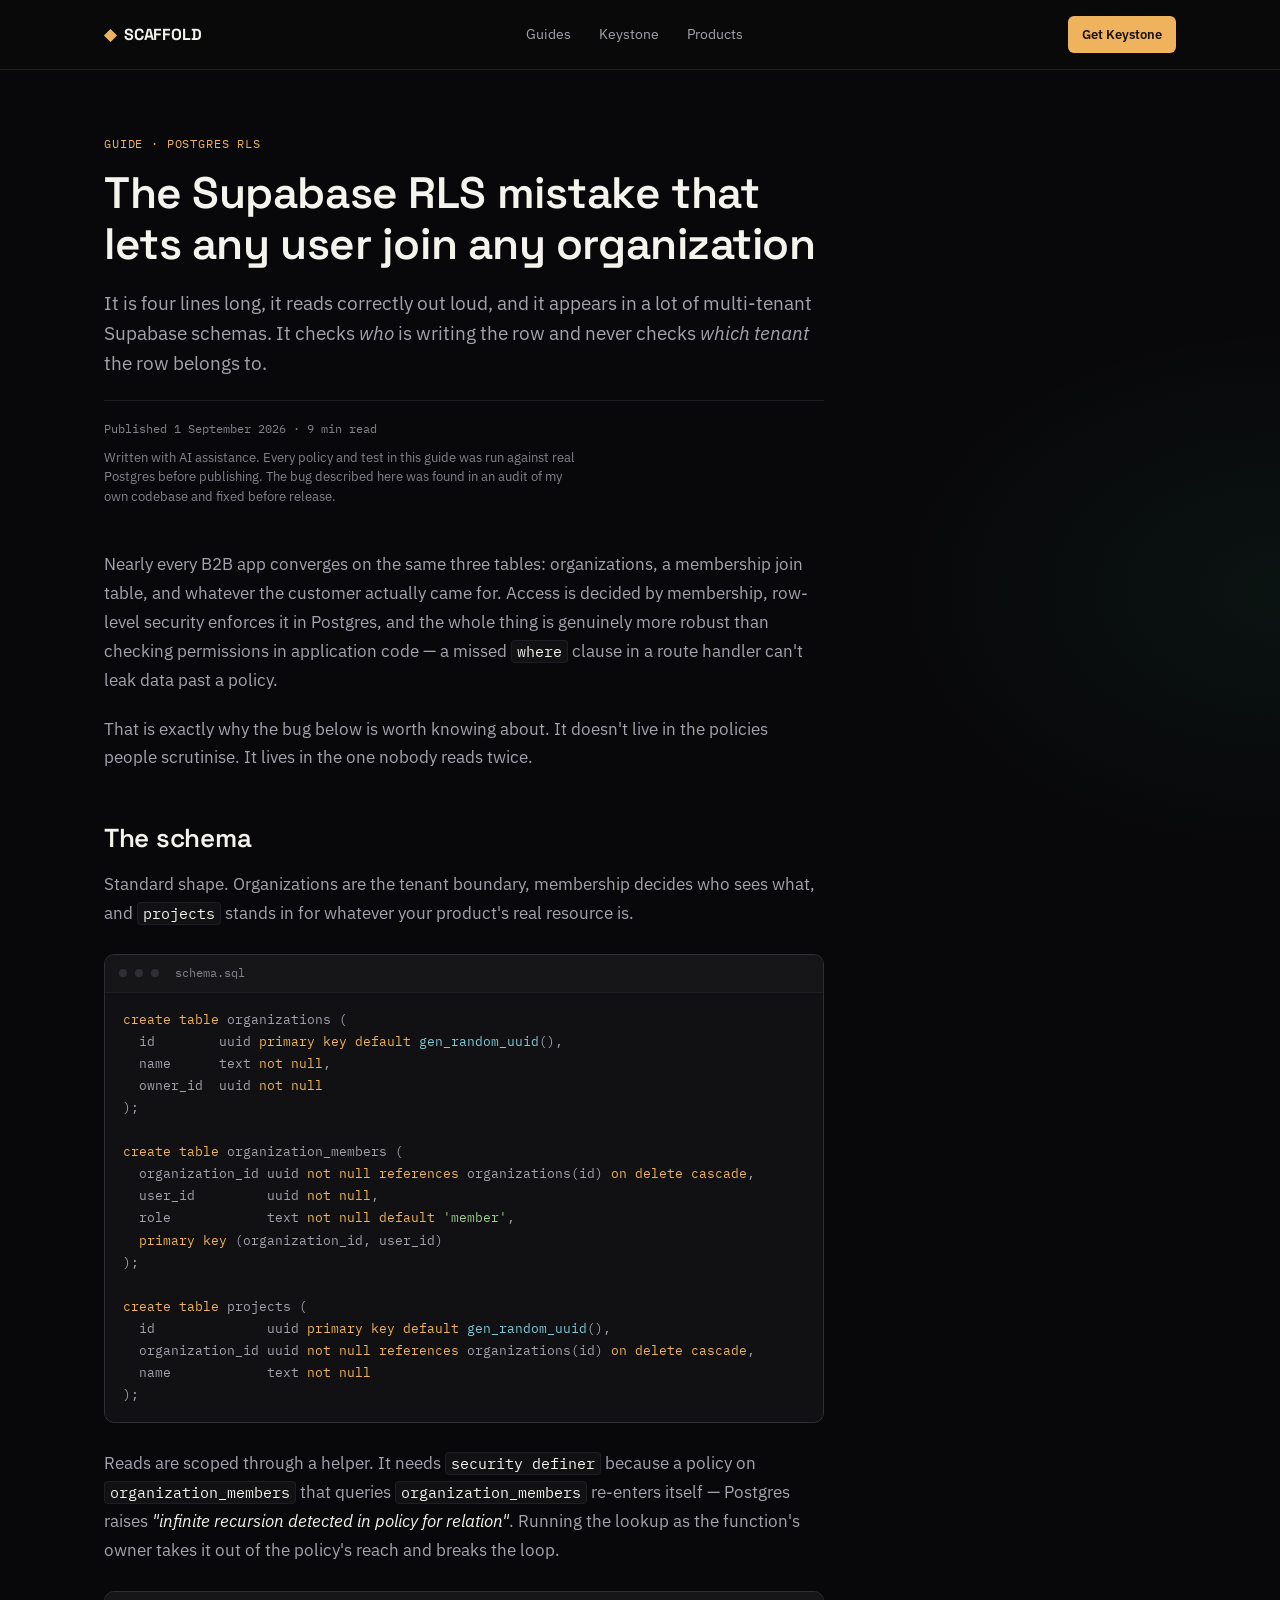
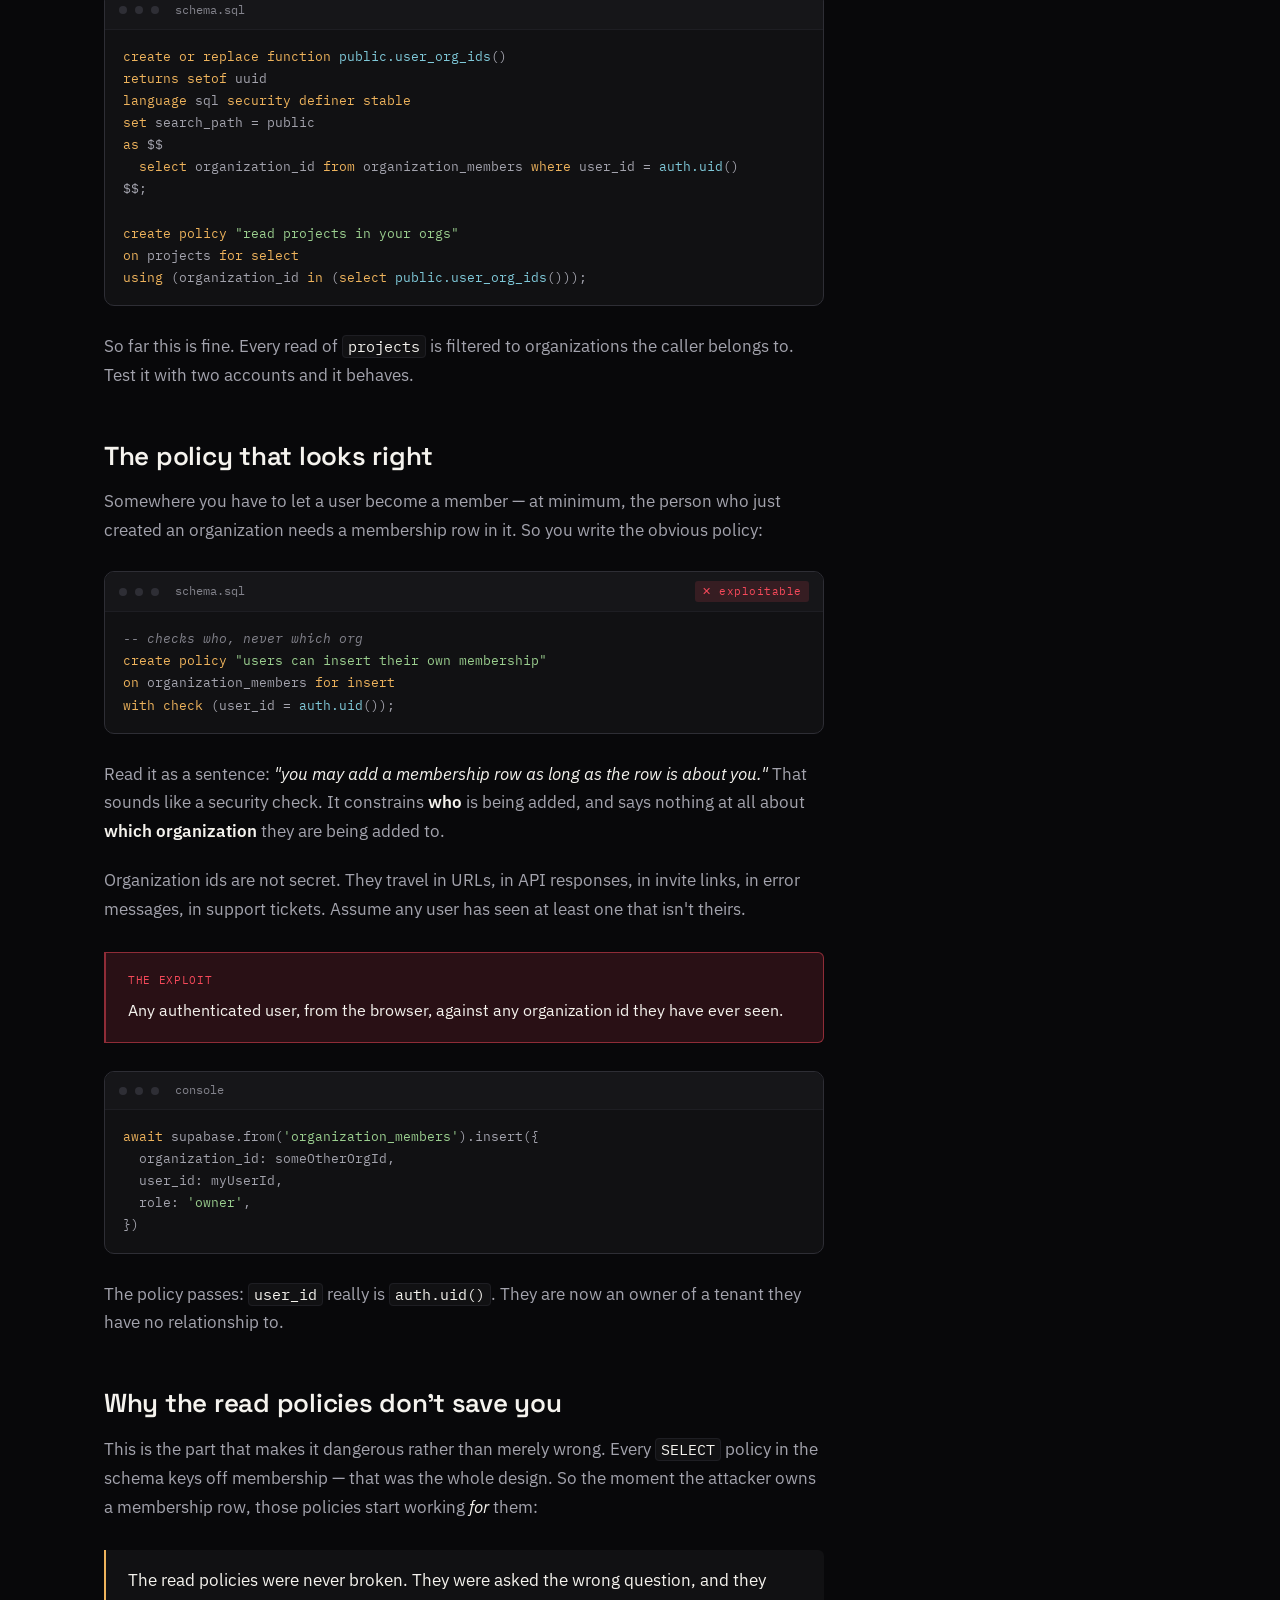
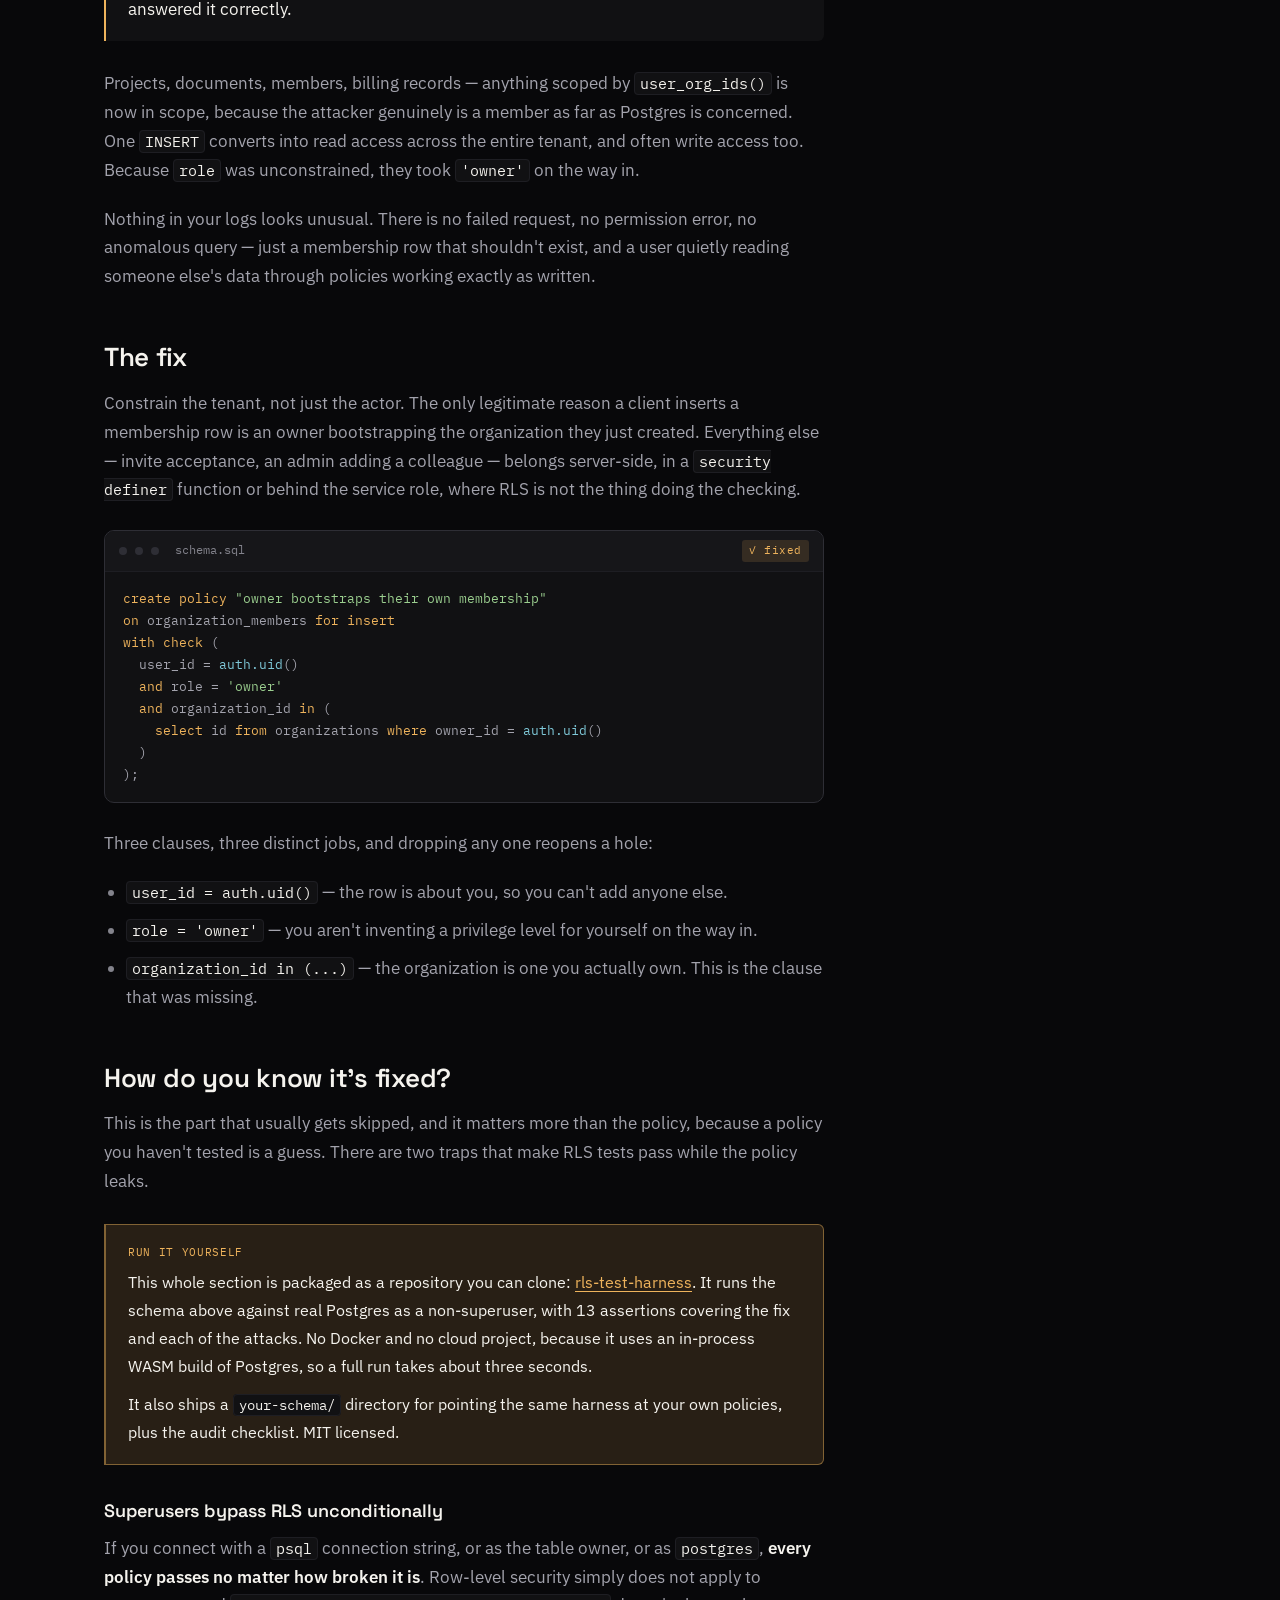
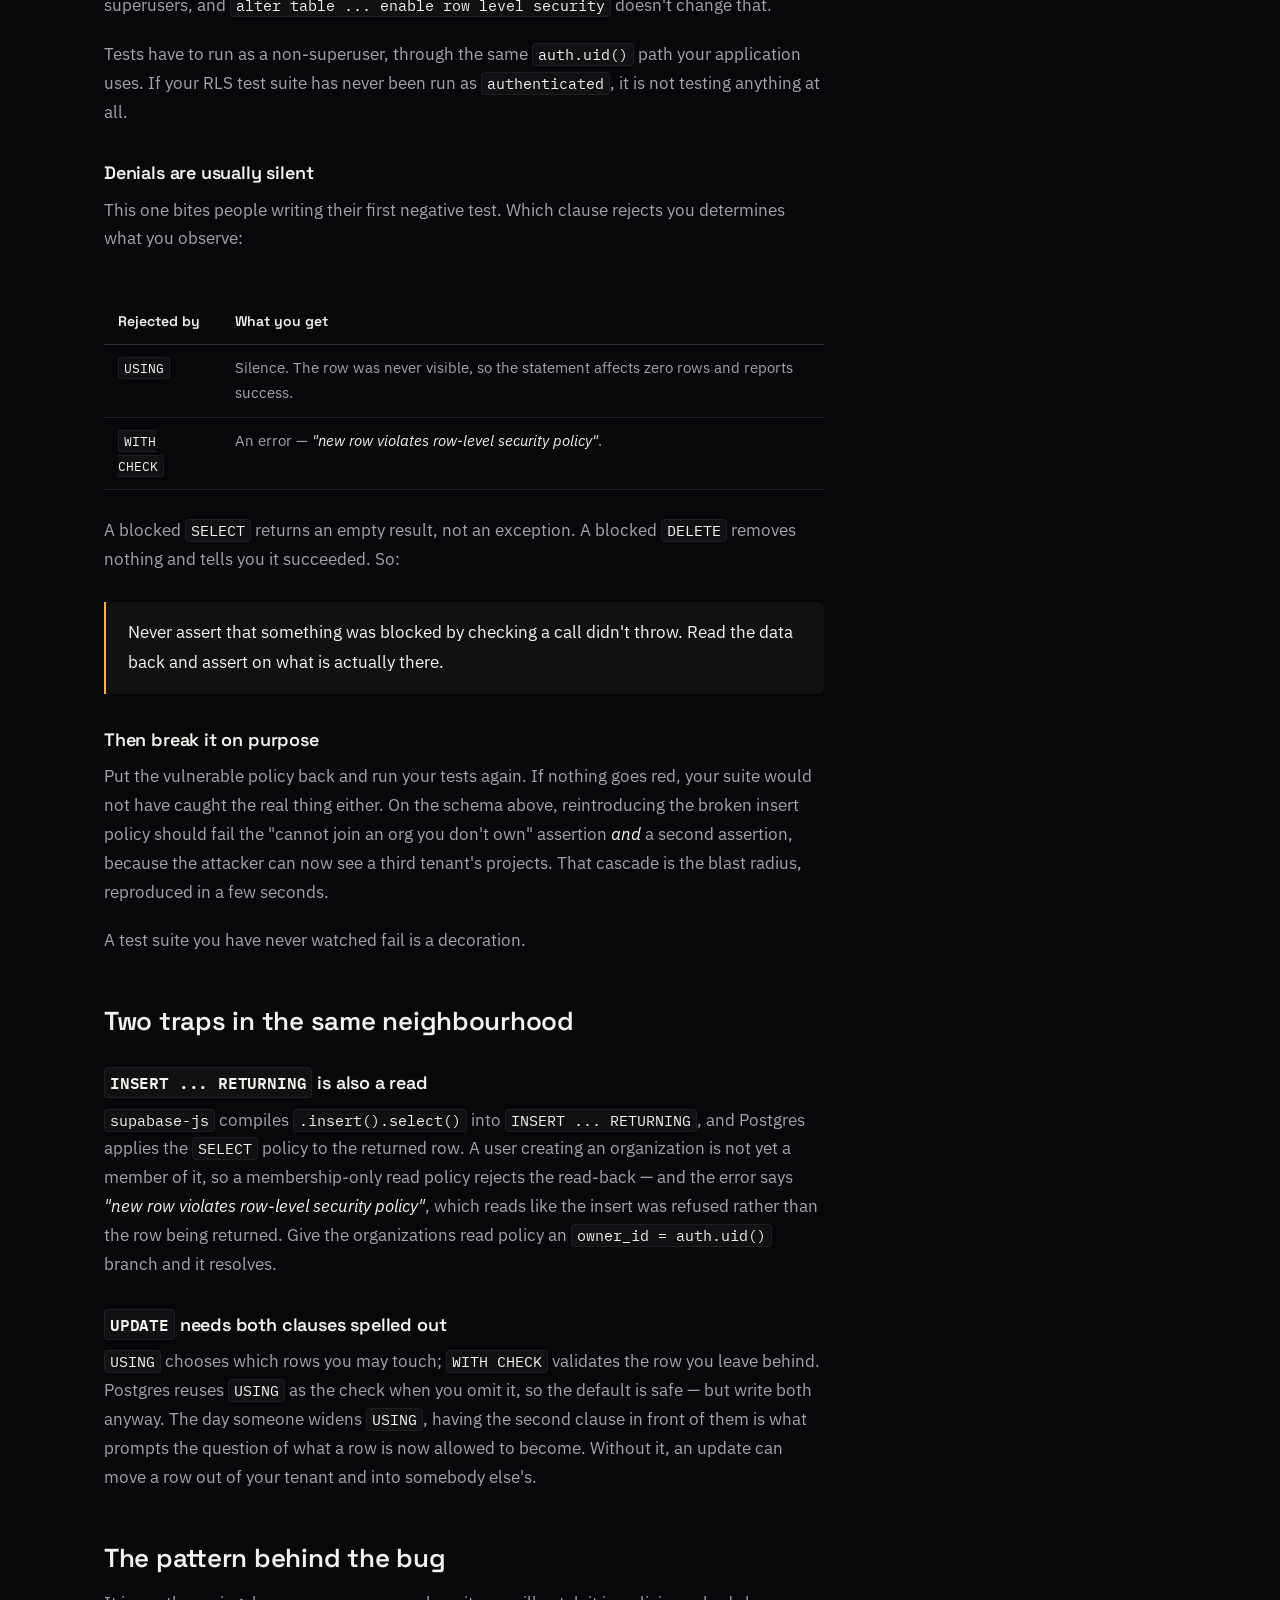
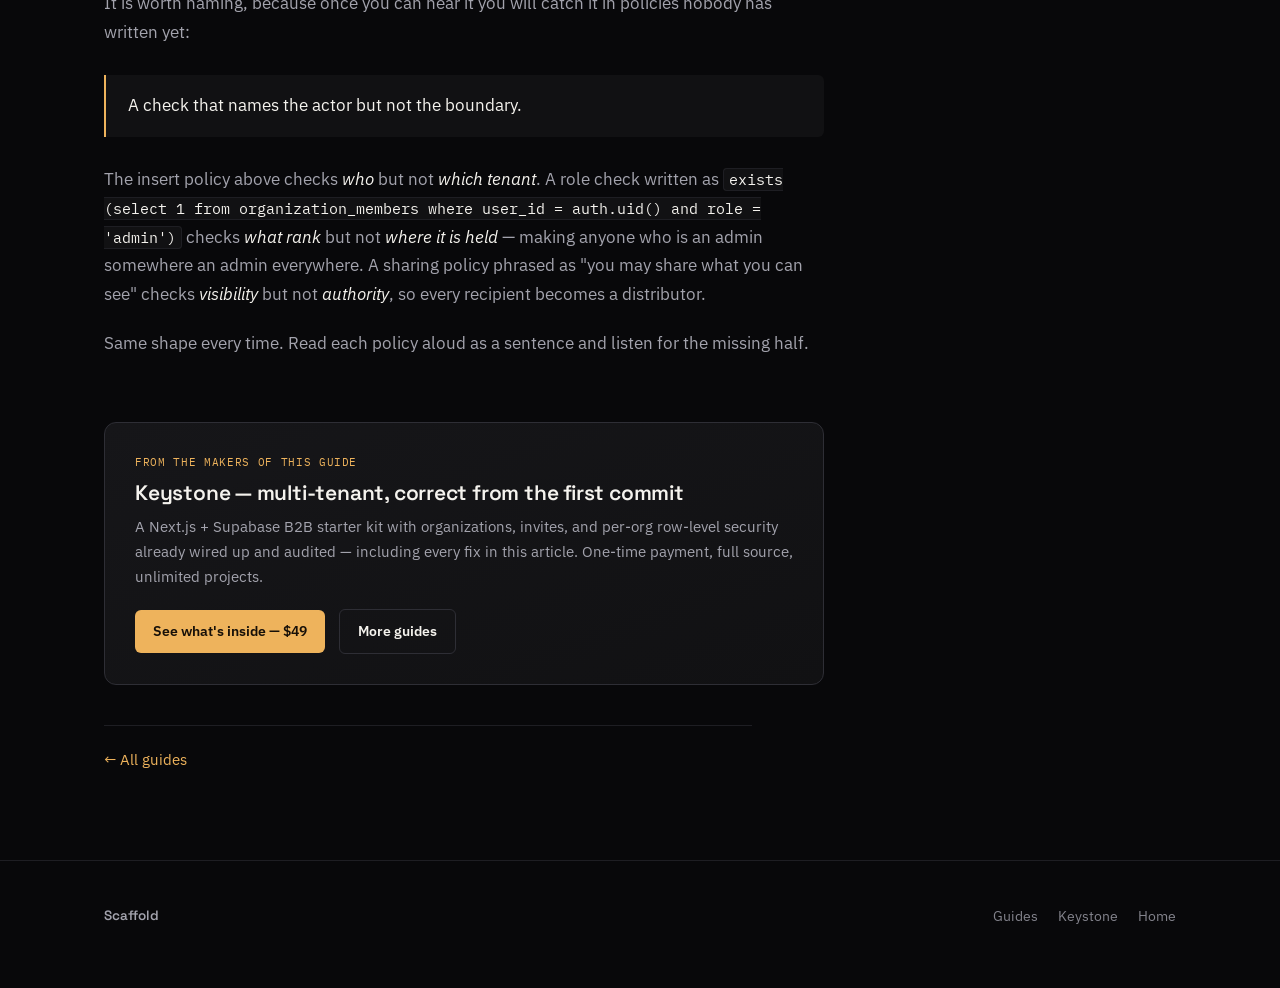
<file: guides/supabase-rls-tenant-isolation/index.html>
<!DOCTYPE html>
<html lang="en">
<head>
<meta charset="UTF-8">
<meta name="viewport" content="width=device-width, initial-scale=1.0">
<title>Supabase RLS: the insert-policy mistake that breaks tenant isolation</title>
<meta name="description" content="A Supabase row-level security policy that checks user_id = auth.uid() without constraining organization_id lets any authenticated user join any organization as owner. The bug, the fix, and how to prove it's fixed.">
<link rel="canonical" href="https://keystone-landing-cyy.pages.dev/guides/supabase-rls-tenant-isolation/">
<meta property="og:title" content="The Supabase RLS mistake that lets any user join any organization">
<meta property="og:description" content="It checks who is writing the row, but never which tenant. The bug, the fix, and how to prove your policies actually hold.">
<meta property="og:type" content="article">
<meta property="og:url" content="https://keystone-landing-cyy.pages.dev/guides/supabase-rls-tenant-isolation/">
<meta property="og:site_name" content="Scaffold">
<meta property="og:locale" content="en_US">
<meta property="og:image" content="https://keystone-landing-cyy.pages.dev/assets/og-guide-rls.jpg">
<meta property="og:image:width" content="1200">
<meta property="og:image:height" content="630">
<meta property="og:image:alt" content="Supabase RLS tenant isolation — the insert-policy bug.">
<meta property="article:published_time" content="2026-09-01">
<meta name="twitter:card" content="summary_large_image">
<meta name="twitter:title" content="The Supabase RLS mistake that lets any user join any organization">
<meta name="twitter:description" content="It checks who is writing the row, but never which tenant. The bug, the fix, and how to prove your policies actually hold.">
<meta name="twitter:image" content="https://keystone-landing-cyy.pages.dev/assets/og-guide-rls.jpg">
<meta name="theme-color" content="#0a0a0c">
<link rel="icon" href="../../favicon.ico" sizes="16x16 32x32 48x48">
<link rel="icon" href="../../favicon.svg" type="image/svg+xml">
<link rel="apple-touch-icon" href="../../apple-touch-icon.png">
<link rel="manifest" href="../../site.webmanifest">
<link rel="preconnect" href="https://fonts.googleapis.com">
<link rel="preconnect" href="https://fonts.gstatic.com" crossorigin>
<link href="https://fonts.googleapis.com/css2?family=Space+Grotesk:wght@500;600;700&family=IBM+Plex+Sans:wght@400;500;600&family=IBM+Plex+Mono:wght@400;500;600&display=swap" rel="stylesheet">
<link rel="stylesheet" href="../../assets/base.css">
<link rel="stylesheet" href="../../assets/guides.css">
</head>
<body>
<a class="skip-link" href="#main">Skip to content</a>

<header class="nav">
  <div class="nav-inner">
    <a class="nav-brand" href="../../">
      <span class="mark">◆</span> SCAFFOLD
    </a>
    <div class="nav-links">
      <a href="../">Guides</a>
      <a href="../../keystone/">Keystone</a>
      <a href="../../#products">Products</a>
    </div>
    <div class="nav-right">
      <a class="btn btn-accent btn-sm" href="../../keystone/">Get Keystone</a>
    </div>
  </div>
</header>

<main id="main">

<div class="wrap article">
  <div class="article-head">
    <div class="article-eyebrow">Guide · Postgres RLS</div>
    <h1>The Supabase RLS mistake that lets any user join any organization</h1>
    <p class="article-standfirst">
      It is four lines long, it reads correctly out loud, and it appears in a lot of
      multi-tenant Supabase schemas. It checks <em>who</em> is writing the row and never
      checks <em>which tenant</em> the row belongs to.
    </p>
    <div class="article-byline">Published 1 September 2026 · 9 min read
      <span class="byline-note">Written with AI assistance. Every policy and test in this guide was run against real Postgres before publishing. The bug described here was found in an audit of my own codebase and fixed before release.</span>
    </div>
  </div>

  <div class="prose">

    <p>
      Nearly every B2B app converges on the same three tables: organizations, a membership
      join table, and whatever the customer actually came for. Access is decided by
      membership, row-level security enforces it in Postgres, and the whole thing is
      genuinely more robust than checking permissions in application code — a missed
      <code>where</code> clause in a route handler can't leak data past a policy.
    </p>

    <p>
      That is exactly why the bug below is worth knowing about. It doesn't live in the
      policies people scrutinise. It lives in the one nobody reads twice.
    </p>

    <h2>The schema</h2>

    <p>
      Standard shape. Organizations are the tenant boundary, membership decides who sees
      what, and <code>projects</code> stands in for whatever your product's real resource is.
    </p>

    <div class="snippet">
      <div class="snippet-bar">
        <span class="dot"></span><span class="dot"></span><span class="dot"></span>
        <span class="filename">schema.sql</span>
      </div>
<pre><span class="kw">create table</span> organizations (
  id        uuid <span class="kw">primary key default</span> <span class="fn">gen_random_uuid</span>(),
  name      text <span class="kw">not null</span>,
  owner_id  uuid <span class="kw">not null</span>
);

<span class="kw">create table</span> organization_members (
  organization_id uuid <span class="kw">not null references</span> organizations(id) <span class="kw">on delete cascade</span>,
  user_id         uuid <span class="kw">not null</span>,
  role            text <span class="kw">not null default</span> <span class="str">'member'</span>,
  <span class="kw">primary key</span> (organization_id, user_id)
);

<span class="kw">create table</span> projects (
  id              uuid <span class="kw">primary key default</span> <span class="fn">gen_random_uuid</span>(),
  organization_id uuid <span class="kw">not null references</span> organizations(id) <span class="kw">on delete cascade</span>,
  name            text <span class="kw">not null</span>
);</pre>
    </div>

    <p>
      Reads are scoped through a helper. It needs <code>security definer</code> because a
      policy on <code>organization_members</code> that queries
      <code>organization_members</code> re-enters itself — Postgres raises
      <em>"infinite recursion detected in policy for relation"</em>. Running the lookup as
      the function's owner takes it out of the policy's reach and breaks the loop.
    </p>

    <div class="snippet">
      <div class="snippet-bar">
        <span class="dot"></span><span class="dot"></span><span class="dot"></span>
        <span class="filename">schema.sql</span>
      </div>
<pre><span class="kw">create or replace function</span> <span class="fn">public.user_org_ids</span>()
<span class="kw">returns setof</span> uuid
<span class="kw">language</span> sql <span class="kw">security definer stable</span>
<span class="kw">set</span> search_path = public
<span class="kw">as</span> $$
  <span class="kw">select</span> organization_id <span class="kw">from</span> organization_members <span class="kw">where</span> user_id = <span class="fn">auth.uid</span>()
$$;

<span class="kw">create policy</span> <span class="str">"read projects in your orgs"</span>
<span class="kw">on</span> projects <span class="kw">for select</span>
<span class="kw">using</span> (organization_id <span class="kw">in</span> (<span class="kw">select</span> <span class="fn">public.user_org_ids</span>()));</pre>
    </div>

    <p>
      So far this is fine. Every read of <code>projects</code> is filtered to organizations
      the caller belongs to. Test it with two accounts and it behaves.
    </p>

    <h2>The policy that looks right</h2>

    <p>
      Somewhere you have to let a user become a member — at minimum, the person who just
      created an organization needs a membership row in it. So you write the obvious policy:
    </p>

    <div class="snippet">
      <div class="snippet-bar">
        <span class="dot"></span><span class="dot"></span><span class="dot"></span>
        <span class="filename">schema.sql</span>
        <span class="tag bad">✕ exploitable</span>
      </div>
<pre><span class="cm">-- checks who, never which org</span>
<span class="kw">create policy</span> <span class="str">"users can insert their own membership"</span>
<span class="kw">on</span> organization_members <span class="kw">for insert</span>
<span class="kw">with check</span> (user_id = <span class="fn">auth.uid</span>());</pre>
    </div>

    <p>
      Read it as a sentence: <em>"you may add a membership row as long as the row is about
      you."</em> That sounds like a security check. It constrains <strong>who</strong> is
      being added, and says nothing at all about <strong>which organization</strong> they
      are being added to.
    </p>

    <p>
      Organization ids are not secret. They travel in URLs, in API responses, in invite
      links, in error messages, in support tickets. Assume any user has seen at least one
      that isn't theirs.
    </p>

    <div class="warn">
      <span class="warn-label">The exploit</span>
      <p>Any authenticated user, from the browser, against any organization id they have ever seen.</p>
    </div>

    <div class="snippet">
      <div class="snippet-bar">
        <span class="dot"></span><span class="dot"></span><span class="dot"></span>
        <span class="filename">console</span>
      </div>
<pre><span class="kw">await</span> supabase.from(<span class="str">'organization_members'</span>).insert({
  organization_id: someOtherOrgId,
  user_id: myUserId,
  role: <span class="str">'owner'</span>,
})</pre>
    </div>

    <p>
      The policy passes: <code>user_id</code> really is <code>auth.uid()</code>. They are now
      an owner of a tenant they have no relationship to.
    </p>

    <h2>Why the read policies don't save you</h2>

    <p>
      This is the part that makes it dangerous rather than merely wrong. Every
      <code>SELECT</code> policy in the schema keys off membership — that was the whole
      design. So the moment the attacker owns a membership row, those policies start
      working <em>for</em> them:
    </p>

    <blockquote>
      <p>
        The read policies were never broken. They were asked the wrong question, and they
        answered it correctly.
      </p>
    </blockquote>

    <p>
      Projects, documents, members, billing records — anything scoped by
      <code>user_org_ids()</code> is now in scope, because the attacker genuinely is a
      member as far as Postgres is concerned. One <code>INSERT</code> converts into read
      access across the entire tenant, and often write access too. Because <code>role</code>
      was unconstrained, they took <code>'owner'</code> on the way in.
    </p>

    <p>
      Nothing in your logs looks unusual. There is no failed request, no permission error,
      no anomalous query — just a membership row that shouldn't exist, and a user quietly
      reading someone else's data through policies working exactly as written.
    </p>

    <h2>The fix</h2>

    <p>
      Constrain the tenant, not just the actor. The only legitimate reason a client inserts
      a membership row is an owner bootstrapping the organization they just created.
      Everything else — invite acceptance, an admin adding a colleague — belongs
      server-side, in a <code>security definer</code> function or behind the service role,
      where RLS is not the thing doing the checking.
    </p>

    <div class="snippet">
      <div class="snippet-bar">
        <span class="dot"></span><span class="dot"></span><span class="dot"></span>
        <span class="filename">schema.sql</span>
        <span class="tag good">✓ fixed</span>
      </div>
<pre><span class="kw">create policy</span> <span class="str">"owner bootstraps their own membership"</span>
<span class="kw">on</span> organization_members <span class="kw">for insert</span>
<span class="kw">with check</span> (
  user_id = <span class="fn">auth.uid</span>()
  <span class="kw">and</span> role = <span class="str">'owner'</span>
  <span class="kw">and</span> organization_id <span class="kw">in</span> (
    <span class="kw">select</span> id <span class="kw">from</span> organizations <span class="kw">where</span> owner_id = <span class="fn">auth.uid</span>()
  )
);</pre>
    </div>

    <p>Three clauses, three distinct jobs, and dropping any one reopens a hole:</p>

    <ul>
      <li><code>user_id = auth.uid()</code> — the row is about you, so you can't add anyone else.</li>
      <li><code>role = 'owner'</code> — you aren't inventing a privilege level for yourself on the way in.</li>
      <li><code>organization_id in (...)</code> — the organization is one you actually own. This is the clause that was missing.</li>
    </ul>

    <h2>How do you know it's fixed?</h2>

    <p>
      This is the part that usually gets skipped, and it matters more than the policy,
      because a policy you haven't tested is a guess. There are two traps that make RLS
      tests pass while the policy leaks.
    </p>

    <div class="toolbox">
      <span class="toolbox-label">Run it yourself</span>
      <p>
        This whole section is packaged as a repository you can clone:
        <a href="https://github.com/Ashtonyz/rls-test-harness">rls-test-harness</a>.
        It runs the schema above against real Postgres as a non-superuser, with 13
        assertions covering the fix and each of the attacks. No Docker and no cloud
        project, because it uses an in-process WASM build of Postgres, so a full run
        takes about three seconds.
      </p>
      <p>
        It also ships a <code>your-schema/</code> directory for pointing the same
        harness at your own policies, plus the audit checklist. MIT licensed.
      </p>
    </div>

    <h3>Superusers bypass RLS unconditionally</h3>

    <p>
      If you connect with a <code>psql</code> connection string, or as the table owner, or
      as <code>postgres</code>, <strong>every policy passes no matter how broken it is</strong>.
      Row-level security simply does not apply to superusers, and
      <code>alter table ... enable row level security</code> doesn't change that.
    </p>

    <p>
      Tests have to run as a non-superuser, through the same <code>auth.uid()</code> path
      your application uses. If your RLS test suite has never been run as
      <code>authenticated</code>, it is not testing anything at all.
    </p>

    <h3>Denials are usually silent</h3>

    <p>
      This one bites people writing their first negative test. Which clause rejects you
      determines what you observe:
    </p>

    <div class="table-scroll">
      <table>
        <thead>
          <tr><th>Rejected by</th><th>What you get</th></tr>
        </thead>
        <tbody>
          <tr><td><code>USING</code></td><td>Silence. The row was never visible, so the statement affects zero rows and reports success.</td></tr>
          <tr><td><code>WITH CHECK</code></td><td>An error — <em>"new row violates row-level security policy"</em>.</td></tr>
        </tbody>
      </table>
    </div>

    <p>
      A blocked <code>SELECT</code> returns an empty result, not an exception. A blocked
      <code>DELETE</code> removes nothing and tells you it succeeded. So:
    </p>

    <blockquote>
      <p>
        Never assert that something was blocked by checking a call didn't throw. Read the
        data back and assert on what is actually there.
      </p>
    </blockquote>

    <h3>Then break it on purpose</h3>

    <p>
      Put the vulnerable policy back and run your tests again. If nothing goes red, your
      suite would not have caught the real thing either. On the schema above, reintroducing
      the broken insert policy should fail the "cannot join an org you don't own" assertion
      <em>and</em> a second assertion, because the attacker can now see a third tenant's
      projects. That cascade is the blast radius, reproduced in a few seconds.
    </p>

    <p>
      A test suite you have never watched fail is a decoration.
    </p>

    <h2>Two traps in the same neighbourhood</h2>

    <h3><code>INSERT ... RETURNING</code> is also a read</h3>

    <p>
      <code>supabase-js</code> compiles <code>.insert().select()</code> into
      <code>INSERT ... RETURNING</code>, and Postgres applies the <code>SELECT</code> policy
      to the returned row. A user creating an organization is not yet a member of it, so a
      membership-only read policy rejects the read-back — and the error says
      <em>"new row violates row-level security policy"</em>, which reads like the insert was
      refused rather than the row being returned. Give the organizations read policy an
      <code>owner_id = auth.uid()</code> branch and it resolves.
    </p>

    <h3><code>UPDATE</code> needs both clauses spelled out</h3>

    <p>
      <code>USING</code> chooses which rows you may touch; <code>WITH CHECK</code> validates
      the row you leave behind. Postgres reuses <code>USING</code> as the check when you omit
      it, so the default is safe — but write both anyway. The day someone widens
      <code>USING</code>, having the second clause in front of them is what prompts the
      question of what a row is now allowed to become. Without it, an update can move a row
      out of your tenant and into somebody else's.
    </p>

    <h2>The pattern behind the bug</h2>

    <p>
      It is worth naming, because once you can hear it you will catch it in policies nobody
      has written yet:
    </p>

    <blockquote>
      <p>A check that names the actor but not the boundary.</p>
    </blockquote>

    <p>
      The insert policy above checks <em>who</em> but not <em>which tenant</em>. A role check
      written as <code>exists (select 1 from organization_members where user_id = auth.uid()
      and role = 'admin')</code> checks <em>what rank</em> but not <em>where it is held</em> —
      making anyone who is an admin somewhere an admin everywhere. A sharing policy phrased
      as "you may share what you can see" checks <em>visibility</em> but not
      <em>authority</em>, so every recipient becomes a distributor.
    </p>

    <p>
      Same shape every time. Read each policy aloud as a sentence and listen for the missing
      half.
    </p>

  </div>

  <div class="article-cta">
    <div class="cta-eyebrow">From the makers of this guide</div>
    <h2>Keystone — multi-tenant, correct from the first commit</h2>
    <p>
      A Next.js + Supabase B2B starter kit with organizations, invites, and per-org row-level
      security already wired up and audited — including every fix in this article. One-time
      payment, full source, unlimited projects.
    </p>
    <a class="btn btn-accent" href="../../keystone/">See what's inside — $49</a>
    <a class="btn btn-ghost" href="../">More guides</a>
  </div>

  <div class="article-nav">
    <a href="../">← All guides</a>
  </div>
</div>

</main>

<footer>
  <div class="wrap footer-inner">
    <div class="footer-brand">Scaffold</div>
    <div class="footer-links">
      <a href="../">Guides</a>
      <a href="../../keystone/">Keystone</a>
      <a href="../../">Home</a>
    </div>
  </div>
</footer>

<script src="../../assets/site.js"></script>

<script type="application/ld+json">
{
  "@context": "https://schema.org",
  "@type": "TechArticle",
  "headline": "The Supabase RLS mistake that lets any user join any organization",
  "description": "A Supabase row-level security policy that checks user_id = auth.uid() without constraining organization_id lets any authenticated user join any organization as owner. The bug, the fix, and how to prove it's fixed.",
  "image": "https://keystone-landing-cyy.pages.dev/assets/og-guide-rls.jpg",
  "datePublished": "2026-09-01",
  "dateModified": "2026-09-01",
  "author": { "@type": "Organization", "name": "Scaffold" },
  "publisher": {
    "@type": "Organization",
    "name": "Scaffold",
    "logo": {
      "@type": "ImageObject",
      "url": "https://keystone-landing-cyy.pages.dev/assets/icon-512.png"
    }
  },
  "mainEntityOfPage": {
    "@type": "WebPage",
    "@id": "https://keystone-landing-cyy.pages.dev/guides/supabase-rls-tenant-isolation/"
  },
  "about": [
    { "@type": "Thing", "name": "PostgreSQL row-level security" },
    { "@type": "Thing", "name": "Supabase" },
    { "@type": "Thing", "name": "Multi-tenant architecture" }
  ],
  "proficiencyLevel": "Intermediate"
}
</script>

<script type="application/ld+json">
{
  "@context": "https://schema.org",
  "@type": "BreadcrumbList",
  "itemListElement": [
    { "@type": "ListItem", "position": 1, "name": "Scaffold", "item": "https://keystone-landing-cyy.pages.dev/" },
    { "@type": "ListItem", "position": 2, "name": "Guides", "item": "https://keystone-landing-cyy.pages.dev/guides/" },
    { "@type": "ListItem", "position": 3, "name": "Supabase RLS tenant isolation" }
  ]
}
</script>

</body>
</html>
</file>
<file: assets/base.css>
/* ============================================
   Scaffold — shared base styles
   Used by every product page and the home page.
   ============================================ */

:root{
  --bg:#08080a;
  --bg-raised:#161619;
  --bg-inset:#111113;
  --border:#2e2e35;
  --border-soft:#1e1e23;
  --text:#f5f3ee;
  --text-dim:#a3a3ad;
  /* Lightened from #6b6b74, which sat at 3.79:1 on --bg and 3.42:1 on
     --bg-raised — below the WCAG AA 4.5:1 floor for body-size text. This
     clears it on both (5.33:1 and 4.81:1) and stays a clear step below
     --text-dim, so the three-tier hierarchy is unchanged. */
  --text-faint:#83838c;
  --accent:#eeb35c;
  --accent-soft:rgba(238,179,92,0.14);
  --accent-line:rgba(238,179,92,0.45);
  --success:#3ddc97;
  --success-soft:rgba(61,220,151,0.14);
  --success-line:rgba(61,220,151,0.5);
  --deny:#f6495a;
  --deny-soft:rgba(246,73,90,0.14);
  --deny-line:rgba(246,73,90,0.5);
  --maxw:1120px;
}

*{ box-sizing:border-box; }
html{ scroll-behavior:smooth; }

body{
  margin:0;
  background:
    radial-gradient(ellipse 900px 560px at 18% -8%, rgba(238,179,92,0.10), transparent 60%),
    radial-gradient(ellipse 700px 480px at 100% 8%, rgba(61,220,151,0.05), transparent 55%),
    var(--bg);
  color:var(--text);
  font-family:'IBM Plex Sans', -apple-system, sans-serif;
  font-size:16px;
  line-height:1.65;
  -webkit-font-smoothing:antialiased;
}

h1,h2,h3{
  font-family:'Space Grotesk', sans-serif;
  font-weight:600;
  line-height:1.14;
  margin:0;
  letter-spacing:-0.01em;
  color:var(--text);
}

a{ color:inherit; }
p{ margin:0; }

code, .mono{ font-family:'IBM Plex Mono', monospace; }

.wrap{
  max-width:var(--maxw);
  margin:0 auto;
  padding:0 24px;
}

::selection{ background:var(--accent-soft); color:var(--accent); }

/* ---------- reveal-on-scroll ---------- */
.reveal{
  opacity:0;
  transform:translateY(18px);
  transition:opacity 0.7s cubic-bezier(.2,.7,.2,1), transform 0.7s cubic-bezier(.2,.7,.2,1);
}
.reveal.in-view{ opacity:1; transform:translateY(0); }
.reveal-stagger.in-view .stagger-item{ opacity:1; transform:translateY(0); }
.stagger-item{
  opacity:0;
  transform:translateY(14px);
  transition:opacity 0.6s cubic-bezier(.2,.7,.2,1), transform 0.6s cubic-bezier(.2,.7,.2,1);
}
@media (prefers-reduced-motion: reduce){
  .reveal, .stagger-item{ opacity:1 !important; transform:none !important; transition:none !important; }
}

/* ---------- skip link ---------- */
/* Off-screen until focused, then pinned above the sticky nav (z-index 30). */
.skip-link{
  position:absolute;
  left:-9999px;
  top:0;
  z-index:100;
  background:var(--accent);
  color:#171008;
  font-family:'IBM Plex Sans', sans-serif;
  font-weight:600;
  font-size:14px;
  padding:12px 20px;
  border-radius:0 0 6px 0;
  text-decoration:none;
}
.skip-link:focus{
  left:0;
}

/* ---------- nav ---------- */
header.nav{
  position:sticky; top:0; z-index:30;
  background:rgba(10,10,12,0.82);
  backdrop-filter: blur(10px);
  -webkit-backdrop-filter: blur(10px);
  border-bottom:1px solid var(--border-soft);
}
.nav-inner{
  display:flex; align-items:center; justify-content:space-between;
  padding:16px 24px;
  max-width:var(--maxw); margin:0 auto;
}
.nav-brand{
  display:flex; align-items:baseline; gap:8px;
  font-family:'Space Grotesk', sans-serif;
  font-weight:700;
  font-size:16px;
  letter-spacing:-0.01em;
  text-decoration:none;
}
.nav-brand .mark{ color:var(--accent); }
.nav-brand .sep{ color:var(--text-faint); font-weight:400; }
.nav-brand .sub{ color:var(--text-dim); font-weight:400; }
a.nav-brand-sub{ text-decoration:none; transition:color 0.15s ease; }
a.nav-brand-sub:hover{ color:var(--text); }
.nav-links{
  display:flex; gap:28px;
  font-size:14px;
  color:var(--text-dim);
}
.nav-links a{ text-decoration:none; transition:color 0.15s ease; }
.nav-links a:hover{ color:var(--text); }
.nav-right{ display:flex; align-items:center; gap:24px; }

.btn{
  font-family:'IBM Plex Sans', sans-serif;
  font-weight:600;
  font-size:14px;
  padding:10px 18px;
  border-radius:6px;
  text-decoration:none;
  display:inline-block;
  transition:transform 0.15s ease, background 0.15s ease, border-color 0.15s ease;
  white-space:nowrap;
}
.btn-accent{
  background:var(--accent);
  color:#171008;
}
.btn-accent:hover{ background:#eab26a; transform:translateY(-1px); }
.btn-ghost{
  border:1px solid var(--border);
  color:var(--text);
}
.btn-ghost:hover{ border-color:var(--text-dim); }
.btn-sm{ padding:8px 14px; font-size:13px; }

@media (max-width:860px){
  .nav-links{ display:none; }
}

/* ---------- hero ---------- */
.hero{
  padding:76px 0 40px;
  position:relative;
}
.hero::before{
  content:"";
  position:absolute;
  inset:-20px 0 auto 0;
  height:520px;
  background-image:
    linear-gradient(var(--border-soft) 1px, transparent 1px),
    linear-gradient(90deg, var(--border-soft) 1px, transparent 1px);
  background-size:56px 56px;
  mask-image:radial-gradient(ellipse 70% 100% at 30% 0%, black 0%, transparent 75%);
  -webkit-mask-image:radial-gradient(ellipse 70% 100% at 30% 0%, black 0%, transparent 75%);
  opacity:0.55;
  pointer-events:none;
  z-index:0;
}
.hero > .wrap{ position:relative; z-index:1; }
.hero-eyebrow{
  font-family:'IBM Plex Mono', monospace;
  font-size:12.5px;
  letter-spacing:0.06em;
  text-transform:uppercase;
  color:var(--accent);
  margin-bottom:20px;
  display:flex; align-items:center; gap:9px;
}
.hero-eyebrow::before{
  content:"";
  width:6px; height:6px; border-radius:50%;
  background:var(--accent);
  box-shadow:0 0 0 3px var(--accent-soft);
}
.hero h1{
  font-size:clamp(34px, 5.4vw, 56px);
  max-width:15ch;
}
.hero-sub{
  margin-top:22px;
  max-width:60ch;
  color:var(--text-dim);
  font-size:clamp(15.5px, 1.6vw, 18px);
}
.hero-ctas{
  margin-top:32px;
  display:flex;
  gap:14px;
  flex-wrap:wrap;
  align-items:center;
}
.hero-note{
  margin-top:16px;
  font-size:13px;
  color:var(--text-faint);
  font-family:'IBM Plex Mono', monospace;
}

/* ---------- sections ---------- */
section{ padding:88px 0; border-top:1px solid var(--border-soft); }
.section-head{
  display:grid;
  grid-template-columns: 0.8fr 1.2fr;
  gap:48px;
  margin-bottom:48px;
  align-items:start;
}
.section-eyebrow{
  font-family:'IBM Plex Mono', monospace;
  font-size:12px;
  text-transform:uppercase;
  letter-spacing:0.07em;
  color:var(--accent);
  margin-bottom:10px;
}
.section-head h2{ font-size:clamp(24px,3vw,32px); }
.section-head p{ color:var(--text-dim); max-width:56ch; font-size:15.5px; }
@media (max-width:760px){
  .section-head{ grid-template-columns:1fr; gap:14px; }
}

/* ---------- footer ---------- */
footer{
  padding:44px 0 60px;
  border-top:1px solid var(--border-soft);
}
.footer-inner{
  display:flex; justify-content:space-between; align-items:center;
  flex-wrap:wrap; gap:16px;
  color:var(--text-faint); font-size:13.5px;
}
.footer-brand{ font-family:'Space Grotesk', sans-serif; font-weight:600; color:var(--text-dim); }
.footer-links{ display:flex; gap:20px; }
.footer-links a{ text-decoration:none; color:var(--text-faint); transition:color 0.15s ease; }
.footer-links a:hover{ color:var(--text-dim); }

:focus-visible{ outline:2px solid var(--accent); outline-offset:2px; }
</file>
<file: assets/home.css>
/* ============================================
   Scaffold home — composition and depth
   Requires base.css

   Shape lock: surfaces 12px, controls 6px. Nothing else.
   Accent lock: --accent only. No second hue anywhere on this page.
   ============================================ */

:root{
  --r-surface:12px;
  --r-control:6px;
}

/* ---------- hero: asymmetric split ---------- */
.hero-split{
  display:grid;
  grid-template-columns: 1.02fr 0.98fr;
  gap:56px;
  align-items:center;
  min-height:min(78dvh, 720px);
  padding-top:72px;   /* under the pt-24 cap */
  padding-bottom:64px;
}
/* No max-width here: ch resolves against this element's 16px font, so a
   character-based cap on the wrapper throttles the display type to a ~280px
   column and forces the headline to 4 lines. Constrain the children instead,
   where ch resolves against their own size. */
.hero-copy{ min-width:0; }
.hero-copy h1{
  font-size:clamp(34px, 4.2vw, 56px);
  line-height:1.07;
  letter-spacing:-0.02em;
  max-width:17ch;          /* two lines at display size */
  text-wrap:balance;
}
.hero-copy .hero-sub{
  margin-top:20px;
  max-width:46ch;
  color:var(--text-dim);
  font-size:clamp(16px, 1.5vw, 18px);
  line-height:1.6;
  text-wrap:pretty;
}
.hero-copy .hero-ctas{ margin-top:30px; }

/* Canvas frame. The border and inset shadow give the scene an edge so it
   reads as a rendered object rather than loose marks on the page. */
.scene-frame{
  position:relative;
  aspect-ratio: 1 / 0.86;
  border:1px solid var(--border-soft);
  border-radius:var(--r-surface);
  background:
    radial-gradient(120% 90% at 70% 10%, rgba(238,179,92,0.07), transparent 60%),
    var(--bg-inset);
  box-shadow: inset 0 1px 0 rgba(245,243,238,0.04);
  overflow:hidden;
}
.scene-frame canvas{
  display:block;
  width:100%;
  height:100%;
}
.scene-caption{
  position:absolute;
  left:16px; bottom:14px;
  font-family:'IBM Plex Mono', monospace;
  font-size:11px;
  letter-spacing:0.04em;
  color:var(--text-faint);
  pointer-events:none;
}

@media (max-width:900px){
  .hero-split{
    grid-template-columns:1fr;
    gap:36px;
    min-height:0;
    padding-top:48px;
  }
  .hero-copy{ max-width:none; }
  .scene-frame{ aspect-ratio: 1 / 0.62; }
}

/* ---------- products: asymmetric, not three equal cards ---------- */
.product-layout{
  display:grid;
  grid-template-columns: 1.45fr 1fr;
  gap:20px;
  align-items:stretch;
}
.product-minor-stack{
  display:grid;
  grid-template-rows:1fr 1fr;
  gap:20px;
}
@media (max-width:900px){
  .product-layout{ grid-template-columns:1fr; }
}

/* Parallax tilt: real 3D transform, driven by pointer, feedback-motivated.
   The anchor is the perspective host; the inner span is what rotates. */
.tilt{
  display:block;
  height:100%;
  perspective:1000px;
  text-decoration:none;
  color:inherit;
}
.tilt-inner{
  display:flex;
  flex-direction:column;
  height:100%;
  transform-style:preserve-3d;
  transition:transform 0.5s cubic-bezier(.2,.7,.2,1);
  will-change:transform;
}
@media (hover:hover) and (pointer:fine){
  .tilt:hover .tilt-inner{ transition-duration:0.12s; }
}
@media (prefers-reduced-motion:reduce){
  .tilt-inner{ transform:none !important; transition:none; }
}

.feature-card{
  position:relative;
  border:1px solid var(--border);
  border-radius:var(--r-surface);
  background:linear-gradient(158deg, var(--bg-raised), var(--bg-inset));
  overflow:hidden;
  transition:border-color 0.2s ease;
}
.tilt:hover .feature-card{ border-color:var(--accent-line); }
.tilt:focus-visible .feature-card{ border-color:var(--accent); }

.feature-media{
  display:block;
  width:100%;
  /* height:auto is load-bearing. The width/height attributes on the <img> are
     there to reserve space and avoid CLS, but without this the attribute
     height (630) wins over aspect-ratio and the card inflates. */
  height:auto;
  aspect-ratio: 1200 / 630;
  object-fit:cover;
  border-bottom:1px solid var(--border-soft);
  transform:translateZ(0);
}
.feature-body{
  padding:26px 26px 24px;
  display:flex;
  flex-direction:column;
  gap:10px;
  flex:1;
}
.feature-name{
  display:block;
  font-family:'Space Grotesk', sans-serif;
  font-weight:600;
  font-size:22px;
  letter-spacing:-0.01em;
  color:var(--text);
}
.feature-copy{
  display:block;
  color:var(--text-dim);
  font-size:15px;
  line-height:1.6;
  max-width:52ch;
}
.feature-foot{
  margin-top:auto;
  padding-top:18px;
  display:flex;
  align-items:baseline;
  justify-content:space-between;
  gap:12px;
  border-top:1px solid var(--border-soft);
}
.feature-price{
  font-family:'Space Grotesk', sans-serif;
  font-weight:700;
  font-size:19px;
  color:var(--text);
}
.feature-price .unit{
  font-family:'IBM Plex Mono', monospace;
  font-weight:400;
  font-size:11.5px;
  color:var(--text-faint);
  margin-left:7px;
}
.feature-go{
  font-size:13.5px;
  font-weight:600;
  color:var(--accent);
  white-space:nowrap;
}

.minor-card{
  display:flex;
  flex-direction:column;
  justify-content:space-between;
  gap:14px;
  padding:24px;
  border:1px solid var(--border-soft);
  border-radius:var(--r-surface);
  background:var(--bg-inset);
}
.minor-card .feature-name{ font-size:18px; }
.minor-card .feature-copy{ font-size:14px; }
.minor-status{
  font-family:'IBM Plex Mono', monospace;
  font-size:10.5px;
  letter-spacing:0.06em;
  text-transform:uppercase;
  color:var(--text-faint);
}

/* ---------- guides: index rows, a different layout family ---------- */
.index-list{ border-top:1px solid var(--border-soft); }
.index-row{
  display:grid;
  grid-template-columns: 1fr auto;
  gap:24px;
  align-items:baseline;
  padding:20px 0;
  border-bottom:1px solid var(--border-soft);
  text-decoration:none;
  transition:padding-left 0.22s cubic-bezier(.2,.7,.2,1), border-color 0.22s ease;
}
a.index-row:hover{
  padding-left:10px;
  border-bottom-color:var(--accent-line);
}
a.index-row:hover .index-title{ color:var(--accent); }
.index-title{
  font-family:'Space Grotesk', sans-serif;
  font-weight:600;
  font-size:17px;
  transition:color 0.2s ease;
}
.index-meta{
  font-family:'IBM Plex Mono', monospace;
  font-size:11.5px;
  color:var(--text-faint);
  white-space:nowrap;
}
@media (max-width:640px){
  .index-row{ grid-template-columns:1fr; gap:6px; }
}

/* ---------- approach: two-column prose, no card boxes ---------- */
.approach-grid{
  display:grid;
  grid-template-columns: repeat(2, minmax(0,1fr));
  gap:44px 64px;
}
.approach-item h3{
  font-family:'Space Grotesk', sans-serif;
  font-weight:600;
  font-size:17px;
  margin-bottom:9px;
}
.approach-item p{
  color:var(--text-dim);
  font-size:15px;
  line-height:1.65;
  max-width:50ch;
}
@media (max-width:760px){
  .approach-grid{ grid-template-columns:1fr; gap:32px; }
}

/* ---------- closing statement: full-bleed, own layout family ---------- */
.closing{
  border-top:1px solid var(--border-soft);
  padding:96px 0 104px;
  text-align:center;
}
.closing h2{
  font-size:clamp(26px, 3.6vw, 40px);
  max-width:20ch;
  margin:0 auto;
  text-wrap:balance;
}
.closing p{
  margin:18px auto 0;
  max-width:52ch;
  color:var(--text-dim);
  font-size:16px;
  line-height:1.65;
}
.closing .hero-ctas{ justify-content:center; margin-top:30px; }

/* ---------- depth on scroll reveal ---------- */
/* base.css fades and lifts. Here the lift carries a small rotateX so entering
   content reads as tilting into the page plane, matching the hero's 3D. */
.reveal-3d{
  opacity:0;
  transform:perspective(900px) rotateX(6deg) translateY(22px);
  transition:opacity 0.75s cubic-bezier(.2,.7,.2,1),
             transform 0.75s cubic-bezier(.2,.7,.2,1);
}
.reveal-3d.in-view{
  opacity:1;
  transform:perspective(900px) rotateX(0) translateY(0);
}
@media (prefers-reduced-motion:reduce){
  .reveal-3d{ opacity:1 !important; transform:none !important; transition:none !important; }
}
</file>
<file: assets/guides.css>
/* ============================================
   Guides — index listing and long-form articles
   Requires base.css
   ============================================ */

/* ---------- index listing ---------- */
.guide-list{
  border-top:1px solid var(--border-soft);
}
.guide-row{
  display:grid;
  grid-template-columns: 1fr auto;
  gap:24px;
  align-items:start;
  padding:26px 0;
  border-bottom:1px solid var(--border-soft);
  text-decoration:none;
  transition:border-color 0.18s ease;
}
a.guide-row:hover{ border-bottom-color:var(--accent-line); }
a.guide-row:hover .guide-title{ color:var(--accent); }
.guide-title{
  font-family:'Space Grotesk', sans-serif;
  font-weight:600;
  font-size:19px;
  letter-spacing:-0.01em;
  transition:color 0.18s ease;
}
.guide-blurb{
  color:var(--text-dim);
  font-size:15px;
  margin-top:7px;
  max-width:64ch;
  line-height:1.6;
}
.guide-meta{
  font-family:'IBM Plex Mono', monospace;
  font-size:11.5px;
  color:var(--text-faint);
  white-space:nowrap;
  padding-top:5px;
}
@media (max-width:640px){
  .guide-row{ grid-template-columns:1fr; gap:8px; }
  .guide-meta{ padding-top:0; }
}

/* ---------- article ---------- */
/* Only the vertical padding — the shorthand would clobber .wrap's horizontal
   padding, which is what keeps body text off the screen edge on mobile. */
.article{
  padding-top:64px;
  padding-bottom:88px;
  border-top:none;
}
.article-head{
  max-width:72ch;
  margin-bottom:44px;
}
.article-eyebrow{
  font-family:'IBM Plex Mono', monospace;
  font-size:12px;
  text-transform:uppercase;
  letter-spacing:0.07em;
  color:var(--accent);
  margin-bottom:14px;
}
.article-head h1{
  font-size:clamp(29px, 4.2vw, 44px);
  line-height:1.15;
}
.article-standfirst{
  margin-top:20px;
  color:var(--text-dim);
  font-size:clamp(16px, 1.6vw, 18.5px);
  line-height:1.6;
}
.article-byline{
  margin-top:22px;
  padding-top:18px;
  border-top:1px solid var(--border-soft);
  font-family:'IBM Plex Mono', monospace;
  font-size:12px;
  color:var(--text-faint);
}

/* Sits under the guides-index standfirst. Smaller and dimmer than .hero-sub so
   it reads as a note about the guides rather than part of the pitch. */
.hero-note{
  margin-top:18px;
  /* Explicit: this sits inside the hero, which sets monospace. */
  font-family:'IBM Plex Sans', -apple-system, sans-serif;
  max-width:62ch;
  font-size:13.5px;
  line-height:1.6;
  color:var(--text-faint);
}
.hero-note a{ color:var(--text-dim); }

.byline-note{
  display:block;
  margin-top:9px;
  /* Explicit, not inherit: the parent .article-byline is monospace, and three
     lines of 12.5px mono reads heavier than a footnote should. */
  font-family:'IBM Plex Sans', -apple-system, sans-serif;
  font-size:12.5px;
  line-height:1.55;
  max-width:60ch;
}

/* Long-form body. Measure is the point — ~68ch keeps lines readable. */
.prose{ max-width:72ch; }
.prose h2{
  font-size:clamp(21px, 2.4vw, 26px);
  margin:52px 0 16px;
  scroll-margin-top:90px;
}
.prose h3{
  font-family:'Space Grotesk', sans-serif;
  font-weight:600;
  font-size:18px;
  margin:36px 0 12px;
}
.prose p{
  color:var(--text-dim);
  font-size:16.5px;
  line-height:1.75;
  margin:0 0 20px;
}
.prose strong{ color:var(--text); font-weight:600; }
.prose em{ color:var(--text); font-style:italic; }
.prose a{ color:var(--accent); text-decoration:underline; text-underline-offset:3px; }
.prose a:hover{ text-decoration-thickness:2px; }
.prose ul, .prose ol{
  color:var(--text-dim);
  font-size:16.5px;
  line-height:1.75;
  margin:0 0 20px;
  padding-left:22px;
}
.prose li{ margin-bottom:9px; }
.prose li::marker{ color:var(--text-faint); }
.prose code{
  font-family:'IBM Plex Mono', monospace;
  font-size:0.88em;
  background:var(--bg-inset);
  border:1px solid var(--border-soft);
  border-radius:4px;
  padding:1px 5px;
  color:var(--text);
}
.prose pre code{
  background:none; border:none; padding:0; font-size:inherit;
}

/* Pull-quote for the one-line lesson of a section */
.prose blockquote{
  margin:28px 0;
  padding:16px 22px;
  border-left:2px solid var(--accent);
  background:var(--bg-inset);
  border-radius:0 6px 6px 0;
}
.prose blockquote p{
  margin:0;
  color:var(--text);
  font-size:17px;
}

/* Callout for the dangerous bit */
.warn{
  margin:28px 0;
  padding:18px 22px;
  border:1px solid var(--deny-line);
  border-left-width:2px;
  background:var(--deny-soft);
  border-radius:0 6px 6px 0;
}
.warn p{ margin:0; color:var(--text); font-size:16px; }
.warn .warn-label{
  display:block;
  font-family:'IBM Plex Mono', monospace;
  font-size:11px;
  text-transform:uppercase;
  letter-spacing:0.06em;
  color:var(--deny);
  margin-bottom:7px;
}

/* Affirmative sibling of .warn, for pointing at the test harness. Deliberately
   not .warn: that one is red, and a red box reads as "you have a problem here"
   rather than "here is the tool". */
.toolbox{
  margin:28px 0;
  padding:18px 22px;
  border:1px solid var(--accent-line);
  border-left-width:2px;
  background:var(--accent-soft);
  border-radius:0 6px 6px 0;
}
.toolbox p{ margin:0; color:var(--text); font-size:16px; }
.toolbox p + p{ margin-top:10px; }
.toolbox .toolbox-label{
  display:block;
  font-family:'IBM Plex Mono', monospace;
  font-size:11px;
  text-transform:uppercase;
  letter-spacing:0.06em;
  color:var(--accent);
  margin-bottom:7px;
}
.toolbox a{ color:var(--accent); }

/* Code blocks reuse the editor chrome from the Keystone page */
.snippet{
  margin:26px 0;
  border:1px solid var(--border);
  border-radius:10px;
  overflow:hidden;
  background:var(--bg-inset);
}
.snippet-bar{
  display:flex; align-items:center; gap:8px;
  padding:9px 14px;
  background:var(--bg-raised);
  border-bottom:1px solid var(--border-soft);
}
.snippet-bar .dot{ width:8px; height:8px; border-radius:50%; background:var(--border); }
.snippet-bar .filename{
  margin-left:8px;
  font-family:'IBM Plex Mono', monospace;
  font-size:11.5px;
  color:var(--text-faint);
}
.snippet-bar .tag{
  margin-left:auto;
  font-family:'IBM Plex Mono', monospace;
  font-size:10.5px;
  letter-spacing:0.05em;
  padding:2px 7px;
  border-radius:3px;
}
.snippet-bar .tag.bad{ background:var(--deny-soft); color:var(--deny); }
.snippet-bar .tag.good{ background:var(--accent-soft); color:var(--accent); }
.snippet pre{
  margin:0;
  padding:16px 18px;
  overflow-x:auto;
  font-family:'IBM Plex Mono', monospace;
  font-size:13px;
  line-height:1.7;
  color:var(--text-dim);
}
.snippet pre .kw{ color:var(--accent); }
.snippet pre .fn{ color:#7fc9d9; }
.snippet pre .str{ color:#9bcf8f; }
.snippet pre .cm{ color:var(--text-faint); font-style:italic; }
.snippet pre .bad-line{ color:var(--deny); }

/* Comparison table */
.prose table{
  width:100%;
  border-collapse:collapse;
  margin:26px 0;
  font-size:15px;
}
.prose th, .prose td{
  text-align:left;
  padding:11px 14px;
  border-bottom:1px solid var(--border-soft);
  color:var(--text-dim);
  vertical-align:top;
}
.prose th{
  color:var(--text);
  font-family:'Space Grotesk', sans-serif;
  font-weight:600;
  font-size:14px;
  border-bottom-color:var(--border);
}
.table-scroll{ overflow-x:auto; }

/* ---------- end-of-article product card ---------- */
.article-cta{
  margin-top:64px;
  max-width:72ch;
  border:1px solid var(--border);
  border-radius:12px;
  background:linear-gradient(160deg, var(--bg-raised), var(--bg-inset));
  padding:30px;
}
.article-cta .cta-eyebrow{
  font-family:'IBM Plex Mono', monospace;
  font-size:11px;
  text-transform:uppercase;
  letter-spacing:0.06em;
  color:var(--accent);
  margin-bottom:10px;
}
.article-cta h2{
  font-size:21px;
  margin:0 0 10px;
}
.article-cta p{
  color:var(--text-dim);
  font-size:15px;
  line-height:1.65;
  margin:0 0 20px;
}
.article-cta .btn{ margin-right:10px; }

/* The harness callout on the guides index. Full wrap width rather than the
   72ch of .article-cta, so it lines up with the guide list above it. */
.tool-cta{
  margin-top:44px;
  border:1px solid var(--accent-line);
  border-radius:12px;
  background:linear-gradient(160deg, var(--accent-soft), var(--bg-inset));
  padding:30px;
}
.tool-cta .cta-eyebrow{
  font-family:'IBM Plex Mono', monospace;
  font-size:11px;
  text-transform:uppercase;
  letter-spacing:0.06em;
  color:var(--accent);
  margin-bottom:10px;
}
.tool-cta h2{ font-size:21px; margin:0 0 10px; }
.tool-cta p{
  color:var(--text-dim);
  font-size:15px;
  line-height:1.65;
  margin:0 0 20px;
  max-width:68ch;
}

.article-nav{
  max-width:72ch;
  margin-top:40px;
  padding-top:22px;
  border-top:1px solid var(--border-soft);
  font-size:14.5px;
}
.article-nav a{ color:var(--accent); text-decoration:none; }
.article-nav a:hover{ text-decoration:underline; }
</file>
<file: assets/keystone.css>
/* ============================================
   Keystone product page — page-specific styles
   Requires base.css
   ============================================ */

/* ---------- rls diagram ---------- */
.diagram-shell{
  margin-top:64px;
  border:1px solid var(--border);
  border-radius:12px;
  background:var(--bg-raised);
  padding:8px;
}
.diagram-titlebar{
  display:flex; align-items:center; gap:8px;
  padding:10px 12px;
  border-bottom:1px solid var(--border-soft);
}
.diagram-titlebar .dot{ width:9px; height:9px; border-radius:50%; background:var(--border); }
.diagram-titlebar .label{
  margin-left:6px;
  font-family:'IBM Plex Mono', monospace;
  font-size:12px;
  color:var(--text-faint);
}

/* The trace loops indefinitely, so it needs an explicit stop — required for
   autoplay motion running longer than 5s alongside other content. */
.diagram-toggle{
  margin-left:auto;
  font-family:'IBM Plex Mono', monospace;
  font-size:11px;
  letter-spacing:0.04em;
  text-transform:uppercase;
  color:var(--text-dim);
  background:var(--bg-inset);
  border:1px solid var(--border);
  border-radius:4px;
  padding:4px 10px;
  cursor:pointer;
  transition:color 0.15s ease, border-color 0.15s ease;
}
.diagram-toggle:hover{
  color:var(--text);
  border-color:var(--text-faint);
}
.rls-diagram{
  position:relative;
  height:clamp(300px, 34vw, 380px);
  padding:28px 4%;
}
.org-panel{
  position:absolute;
  top:50%;
  transform:translateY(-50%);
  width:min(30%, 190px);
  border:1px solid var(--border);
  border-radius:10px;
  background:var(--bg-inset);
  padding:14px 16px;
}
.org-a{ left:4%; }
.org-b{ right:4%; }
.org-panel .org-name{
  font-family:'Space Grotesk', sans-serif;
  font-weight:600;
  font-size:14px;
  margin-bottom:8px;
}
.org-panel .org-name .tag{
  display:inline-block;
  font-family:'IBM Plex Mono', monospace;
  font-size:10px;
  font-weight:400;
  color:var(--text-faint);
  margin-left:6px;
}
.org-panel .query-line{
  font-family:'IBM Plex Mono', monospace;
  font-size:11px;
  color:var(--text-dim);
  background:var(--bg);
  border:1px solid var(--border-soft);
  border-radius:5px;
  padding:8px 9px;
  line-height:1.5;
  word-break:break-word;
}
.org-panel .query-line .cross{ color:var(--deny); }

.db-core{
  position:absolute;
  left:50%; top:50%;
  transform:translate(-50%,-50%);
  text-align:center;
  z-index:2;
}
.db-core .db-icon{
  position:relative;
  width:58px; height:58px;
  margin:0 auto 8px;
  border-radius:50%;
  border:1px solid var(--border);
  background:var(--bg-inset);
  display:flex; align-items:center; justify-content:center;
  font-family:'IBM Plex Mono', monospace;
  font-size:11px;
  color:var(--text-dim);
}
.db-core .db-caption{
  font-family:'IBM Plex Mono', monospace;
  font-size:10.5px;
  color:var(--text-faint);
  white-space:nowrap;
}
.db-ring{
  position:absolute;
  top:0; left:50%;
  width:58px; height:58px;
  transform:translateX(-50%);
  border-radius:50%;
  border:1px solid var(--success-line);
  opacity:0;
  pointer-events:none;
}

/* faint circuit tracks connecting each org to the boundary */
.track{
  position:absolute;
  top:38%;
  height:2px;
  border-radius:2px;
  opacity:0.16;
  z-index:0;
}
.track-allow{ left:19%; width:31%; background:linear-gradient(90deg, transparent, var(--success) 55%, transparent); }
.track-deny{ top:62%; left:63%; width:18%; background:linear-gradient(90deg, transparent, var(--deny) 55%, transparent); }

.barrier{
  position:absolute;
  left:63%; top:50%;
  width:2px; height:72%;
  transform:translate(-50%,-50%);
  background-image:repeating-linear-gradient(to bottom, var(--deny) 0 6px, transparent 6px 12px);
  opacity:0.38;
  z-index:1;
}
.barrier-badge{
  position:absolute;
  top:50%; left:50%;
  transform:translate(-50%,-50%);
  background:var(--bg-inset);
  border:1px solid var(--deny-line);
  color:var(--deny);
  font-family:'IBM Plex Mono', monospace;
  font-size:9px;
  font-weight:600;
  letter-spacing:0.04em;
  padding:3px 6px;
  border-radius:4px;
  white-space:nowrap;
}

.packet{
  position:absolute;
  top:38%;
  width:9px; height:9px;
  border-radius:50%;
  opacity:0;
  z-index:2;
}
.packet-allow{ background:var(--success); box-shadow:0 0 6px var(--success), 0 0 14px var(--success-soft); }
.packet-deny{ top:62%; background:var(--deny); box-shadow:0 0 6px var(--deny), 0 0 14px var(--deny-soft); }

.verdict{
  position:absolute;
  font-family:'IBM Plex Mono', monospace;
  font-size:11px;
  font-weight:600;
  opacity:0;
  white-space:nowrap;
}
.verdict-allow{ top:22%; left:50%; transform:translateX(-50%); color:var(--success); }
.verdict-deny{ top:74%; left:50%; transform:translateX(-50%); color:var(--deny); }

.rls-diagram.animate .track-allow{ animation: track-pulse 5s cubic-bezier(.4,0,.2,1) infinite; }
.rls-diagram.animate .track-deny{ animation: track-pulse 5s cubic-bezier(.4,0,.2,1) infinite; }
.rls-diagram.animate .barrier{ animation: barrier-flash 5s cubic-bezier(.4,0,.2,1) infinite; }
.rls-diagram.animate .packet-allow{ animation: travel-allow 5s cubic-bezier(.4,0,.2,1) infinite; }
.rls-diagram.animate .packet-deny{ animation: travel-deny 5s cubic-bezier(.4,0,.2,1) infinite; }
.rls-diagram.animate .db-ring{ animation: db-ripple 5s cubic-bezier(.4,0,.2,1) infinite; }
.rls-diagram.animate .verdict-allow{ animation: verdict-allow 5s cubic-bezier(.4,0,.2,1) infinite; }
.rls-diagram.animate .verdict-deny{ animation: verdict-deny 5s cubic-bezier(.4,0,.2,1) infinite; }

@keyframes track-pulse{
  0%, 4%{ opacity:0.14; }
  12%, 32%{ opacity:0.9; }
  38%{ opacity:0.14; }
  60%{ opacity:0.14; }
  66%, 86%{ opacity:0.9; }
  94%, 100%{ opacity:0.14; }
}
@keyframes barrier-flash{
  0%, 36%{ opacity:0.38; transform:translate(-50%,-50%); }
  40%{ opacity:1; transform:translate(-53%,-50%); }
  43%{ opacity:1; transform:translate(-47%,-50%); }
  46%{ opacity:1; transform:translate(-50%,-50%); }
  58%{ opacity:0.38; }
  100%{ opacity:0.38; }
}
@keyframes travel-allow{
  0%{ left:19%; opacity:0; transform:scale(0.5); }
  6%{ opacity:1; transform:scale(1); }
  34%{ left:46%; opacity:1; transform:scale(1); }
  40%{ left:50%; opacity:1; transform:scale(0.3); }
  43%{ opacity:0; transform:scale(0.2); }
  57%{ opacity:0; left:50%; transform:scale(0.2); }
  61%{ opacity:1; left:50%; transform:scale(1); }
  90%{ left:19%; opacity:1; transform:scale(1); }
  100%{ left:19%; opacity:0; transform:scale(0.5); }
}
@keyframes travel-deny{
  0%{ left:81%; opacity:0; transform:scale(0.5); }
  6%{ opacity:1; transform:scale(1); }
  34%{ left:66%; opacity:1; }
  40%{ left:63%; opacity:1; transform:scale(1.3); }
  43%{ left:67%; opacity:1; transform:scale(0.85); }
  46%{ left:63%; opacity:1; transform:scale(1.1); }
  50%{ left:68%; opacity:1; transform:scale(1); }
  90%{ left:81%; opacity:1; transform:scale(1); }
  100%{ left:81%; opacity:0; transform:scale(0.5); }
}
@keyframes verdict-allow{
  0%, 38%{ opacity:0; }
  44%{ opacity:1; }
  56%{ opacity:1; }
  64%, 100%{ opacity:0; }
}
@keyframes verdict-deny{
  0%, 38%{ opacity:0; }
  44%{ opacity:1; }
  56%{ opacity:1; }
  64%, 100%{ opacity:0; }
}
@keyframes db-ripple{
  0%, 38%{ transform:translateX(-50%) scale(1); opacity:0; }
  41%{ transform:translateX(-50%) scale(1); opacity:0.9; }
  58%{ transform:translateX(-50%) scale(2.4); opacity:0; }
  100%{ opacity:0; }
}

@media (max-width:640px){
  .org-panel{ width:min(38%, 150px); padding:10px 11px; }
  .org-panel .org-name{ font-size:12.5px; }
  .org-panel .query-line{ font-size:9.5px; padding:6px 7px; }
  .db-core .db-icon{ width:44px; height:44px; font-size:9px; }
  .db-ring{ width:44px; height:44px; }
  .db-core .db-caption{ font-size:9px; }
  .verdict{ font-size:9.5px; }
  .barrier-badge{ font-size:8px; padding:2px 4px; }
}

.diagram-legend{
  display:flex; gap:22px; flex-wrap:wrap;
  padding:14px 16px 6px;
  font-family:'IBM Plex Mono', monospace;
  font-size:11.5px;
  color:var(--text-dim);
}
.diagram-legend .sw{ display:inline-flex; align-items:center; gap:7px; }
.diagram-legend .dot{ width:8px; height:8px; border-radius:50%; }

/* ---------- manifest ---------- */
.manifest{ border-top:1px solid var(--border-soft); }
.manifest-row{
  display:grid;
  grid-template-columns: 52px 1fr;
  gap:20px;
  padding:22px 0;
  border-bottom:1px solid var(--border-soft);
}
.manifest-row .idx{
  font-family:'IBM Plex Mono', monospace;
  font-size:13px;
  color:var(--accent);
  padding-top:2px;
}
.manifest-row .label{
  font-family:'Space Grotesk', sans-serif;
  font-weight:600;
  font-size:16px;
}
.manifest-row .desc{
  color:var(--text-dim);
  font-size:14.5px;
  margin-top:5px;
  max-width:60ch;
}

/* ---------- code section ---------- */
.code-grid{
  display:grid;
  grid-template-columns: 0.85fr 1.15fr;
  gap:40px;
  align-items:start;
}
@media (max-width:900px){
  .code-grid{ grid-template-columns:1fr; }
}
.code-note{ color:var(--text-dim); font-size:15px; }
.code-note + .code-note{ margin-top:16px; }
.code-badge{
  display:inline-block;
  font-family:'IBM Plex Mono', monospace;
  font-size:11px;
  padding:3px 8px;
  border-radius:4px;
  margin-bottom:6px;
}
.code-badge.bad{ background:var(--deny-soft); color:var(--deny); }
.code-badge.good{ background:var(--accent-soft); color:var(--accent); }

.editor{
  border:1px solid var(--border);
  border-radius:10px;
  overflow:hidden;
  background:var(--bg-inset);
}
.editor-bar{
  display:flex; align-items:center; gap:8px;
  padding:10px 14px;
  background:var(--bg-raised);
  border-bottom:1px solid var(--border-soft);
}
.editor-bar .dot{ width:9px; height:9px; border-radius:50%; background:var(--border); }
.editor-bar .filename{
  margin-left:8px;
  font-family:'IBM Plex Mono', monospace;
  font-size:12px;
  color:var(--text-faint);
}
pre.code{
  margin:0;
  padding:18px 20px;
  overflow-x:auto;
  font-family:'IBM Plex Mono', monospace;
  font-size:13px;
  line-height:1.75;
}
pre.code .ln{ display:inline-block; width:1.6em; color:var(--text-faint); user-select:none; }
pre.code .kw{ color:var(--accent); }
pre.code .fn{ color:#7fc9d9; }
pre.code .str{ color:#9bcf8f; }
pre.code .cm{ color:var(--text-faint); font-style:italic; }
pre.code .bad-line{ color:var(--deny); }

/* ---------- stack ---------- */
/* Three equal bordered cells is the "three identical cards" pattern. Grouped
   with a single rule and unequal columns instead: no boxes, and the first
   item carries the weight it actually has. */
.stack-list{
  display:grid;
  grid-template-columns: 1.35fr 1fr 1fr;
  gap:40px;
  border-top:1px solid var(--border-soft);
  padding-top:32px;
}
.stack-item{
  padding:0;
  border:none;
}
.stack-item .name{
  font-family:'Space Grotesk', sans-serif;
  font-weight:600; font-size:18px;
}
.stack-item .role{ color:var(--text-dim); font-size:14px; margin-top:8px; line-height:1.55; }
@media (max-width:760px){
  .stack-list{ grid-template-columns:1fr; }
}

/* ---------- pricing ---------- */
.pricing-card{
  border:1px solid var(--border);
  border-radius:14px;
  padding:clamp(28px,4vw,48px);
  background:linear-gradient(160deg, var(--bg-raised), var(--bg-inset));
  display:grid;
  grid-template-columns: 1.3fr 1fr;
  gap:40px;
}
@media (max-width:800px){
  .pricing-card{ grid-template-columns:1fr; }
}
.pricing-card h3{ font-size:19px; margin-bottom:14px; }
.included-list{ list-style:none; margin:0; padding:0; display:flex; flex-direction:column; gap:10px; }
.included-list li{
  display:flex; gap:10px;
  font-size:14.5px; color:var(--text-dim);
}
.included-list li::before{ content:"—"; color:var(--accent); flex-shrink:0; }

.limits-box{
  margin-top:26px;
  padding:16px 18px;
  border:1px solid var(--border);
  border-left:2px solid var(--accent);
  border-radius:6px;
  background:var(--bg-inset);
}
.limits-box .limits-title{
  font-family:'IBM Plex Mono', monospace;
  font-size:11.5px;
  text-transform:uppercase;
  letter-spacing:0.05em;
  color:var(--accent);
  margin-bottom:10px;
}
.limits-box ul{ margin:0; padding-left:18px; color:var(--text-dim); font-size:14px; line-height:1.7; }

.price-panel{
  border-left:1px solid var(--border-soft);
  padding-left:40px;
  display:flex; flex-direction:column; justify-content:center;
}
@media (max-width:800px){
  .price-panel{ border-left:none; border-top:1px solid var(--border-soft); padding-left:0; padding-top:28px; }
}
.price-panel .price{
  font-family:'Space Grotesk', sans-serif;
  font-size:52px;
  font-weight:700;
  color:var(--text);
}
.price-panel .price-note{ color:var(--text-dim); font-size:13.5px; margin-top:2px; font-family:'IBM Plex Mono', monospace; }
.price-panel .btn{ margin-top:22px; text-align:center; font-size:15px; padding:14px 22px; }
</file>
